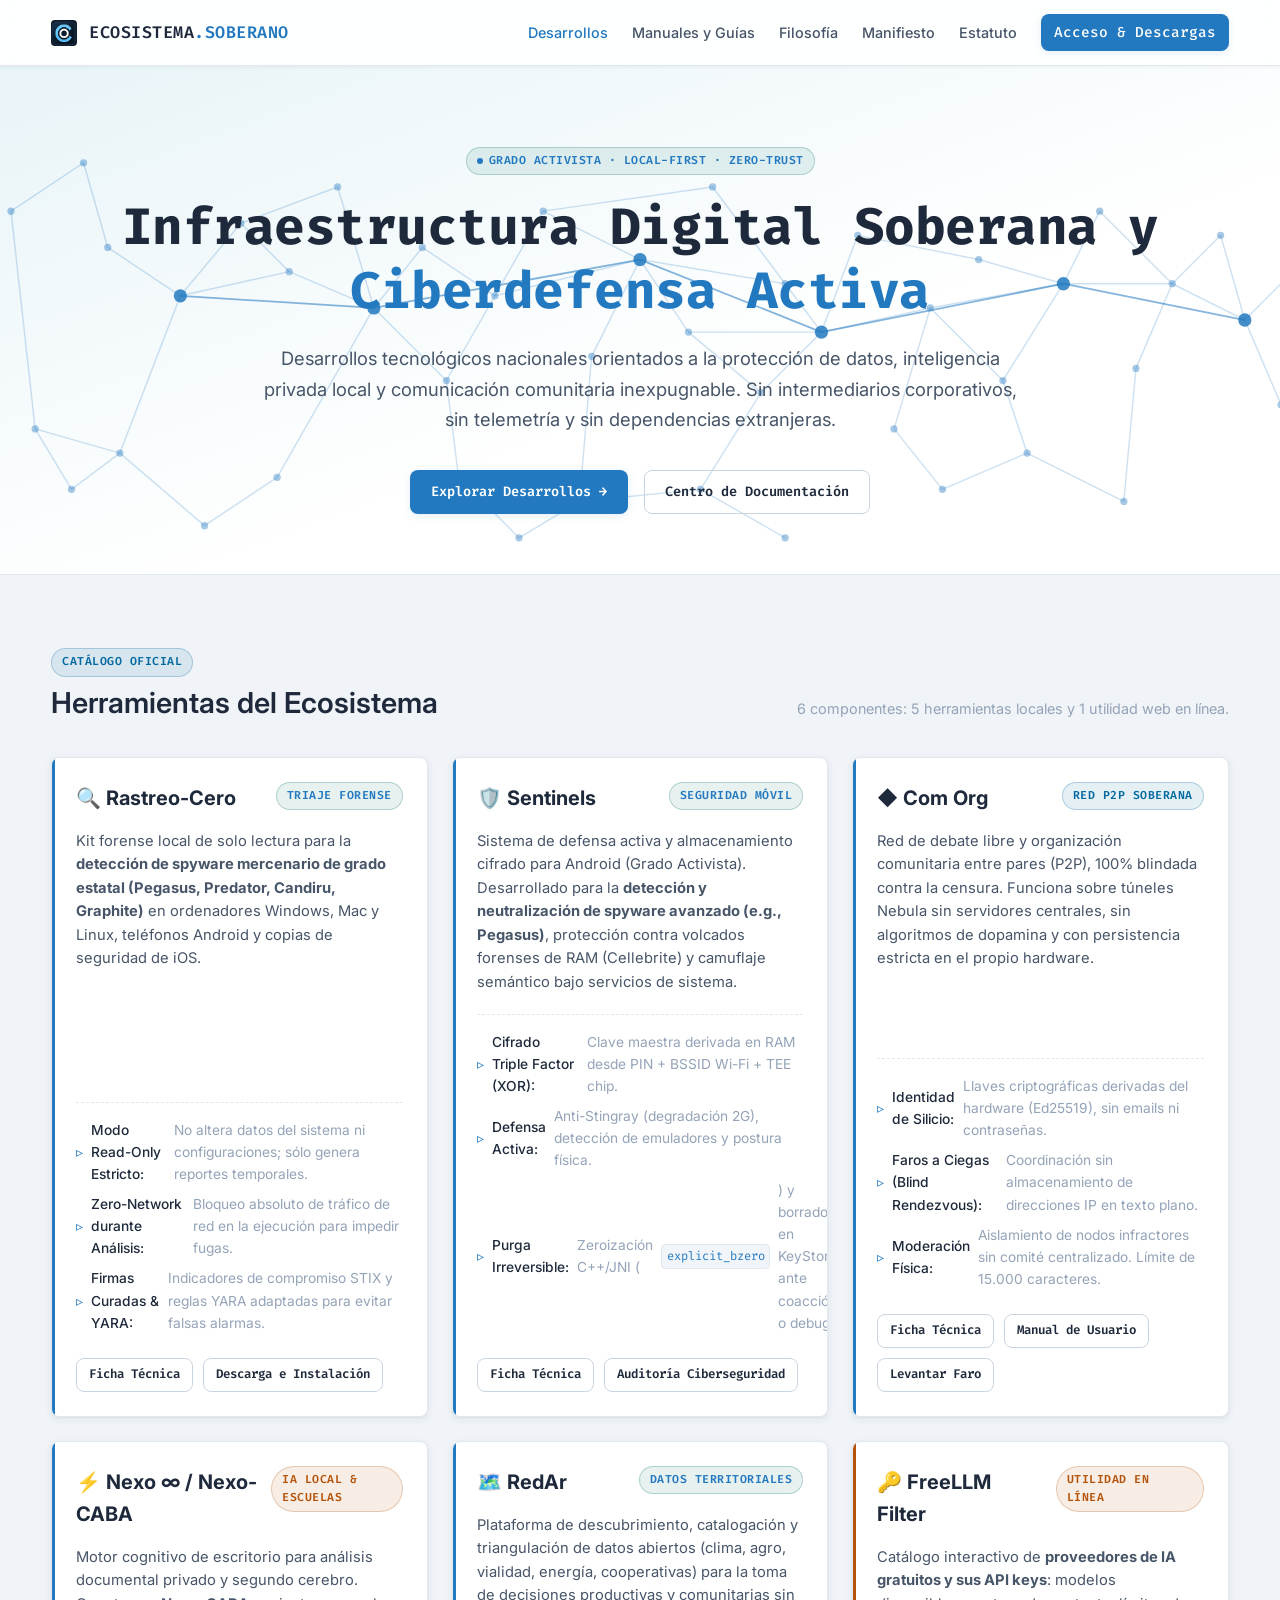
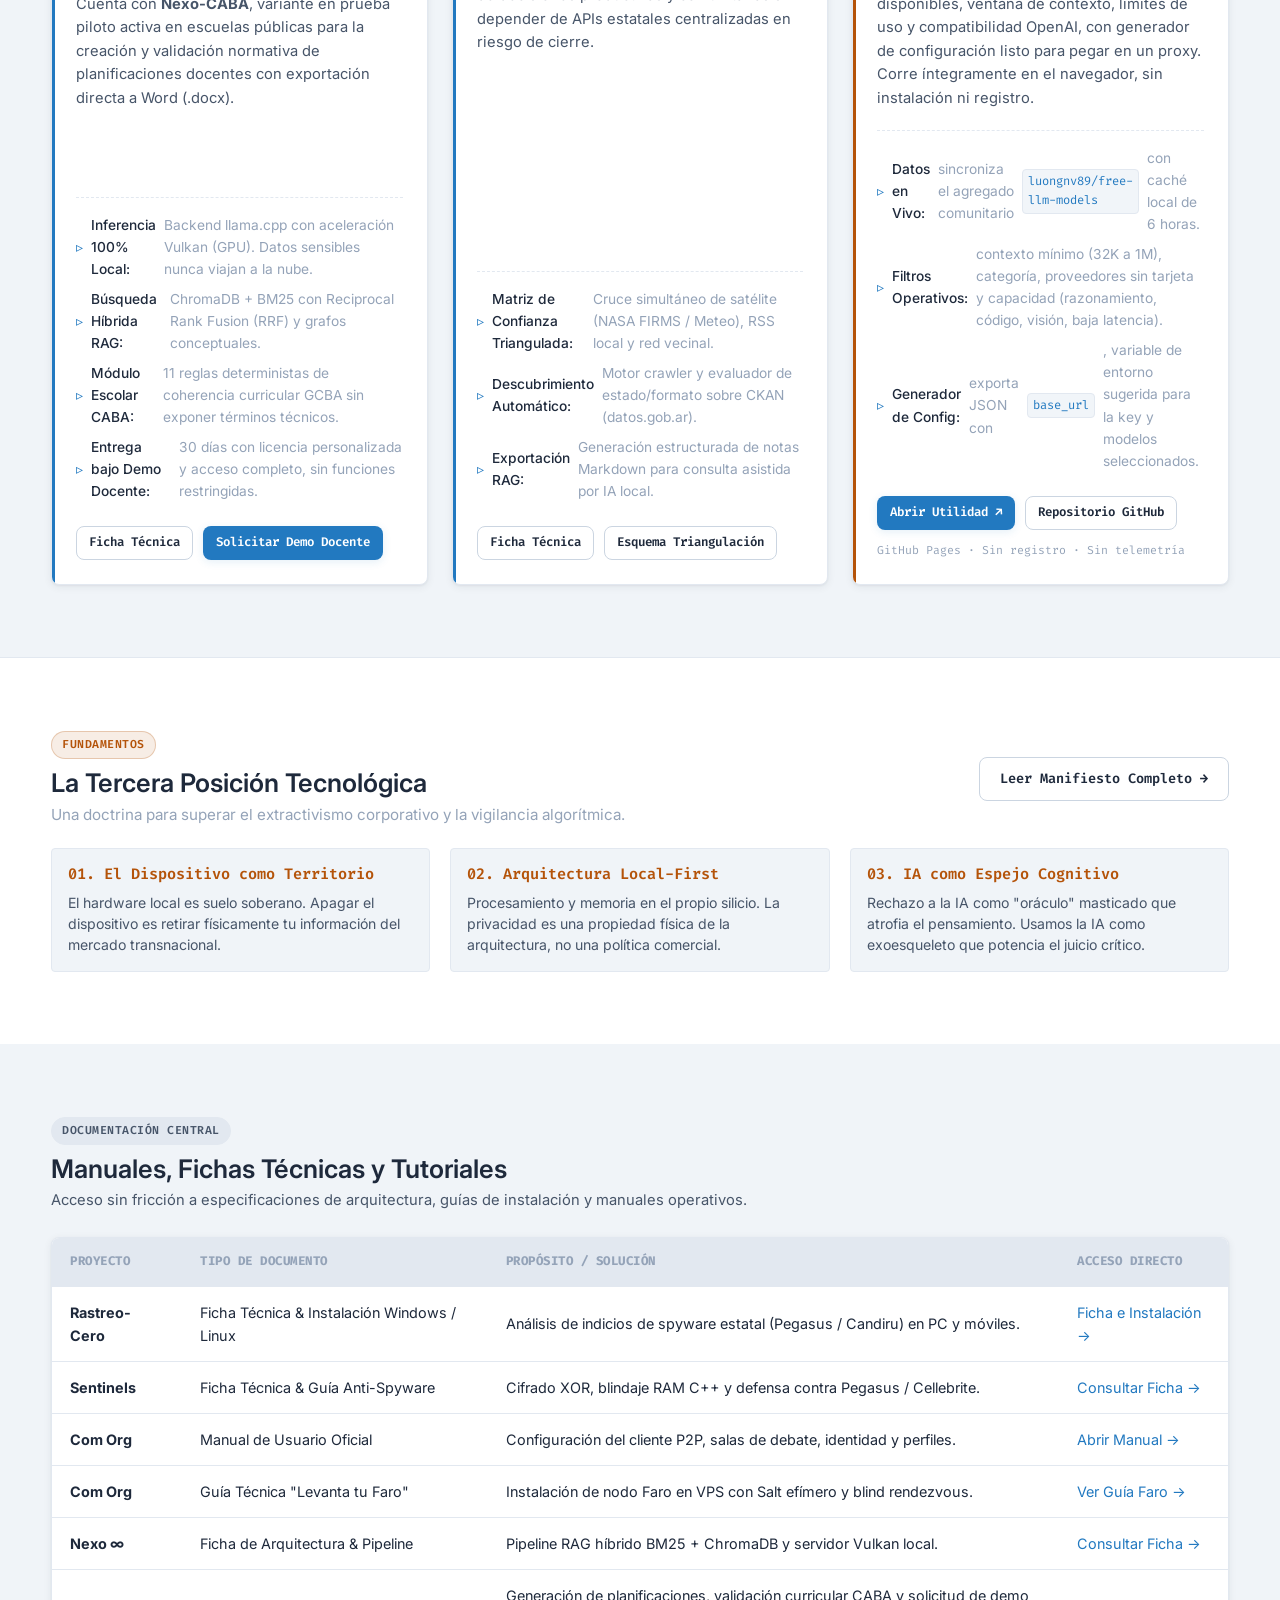
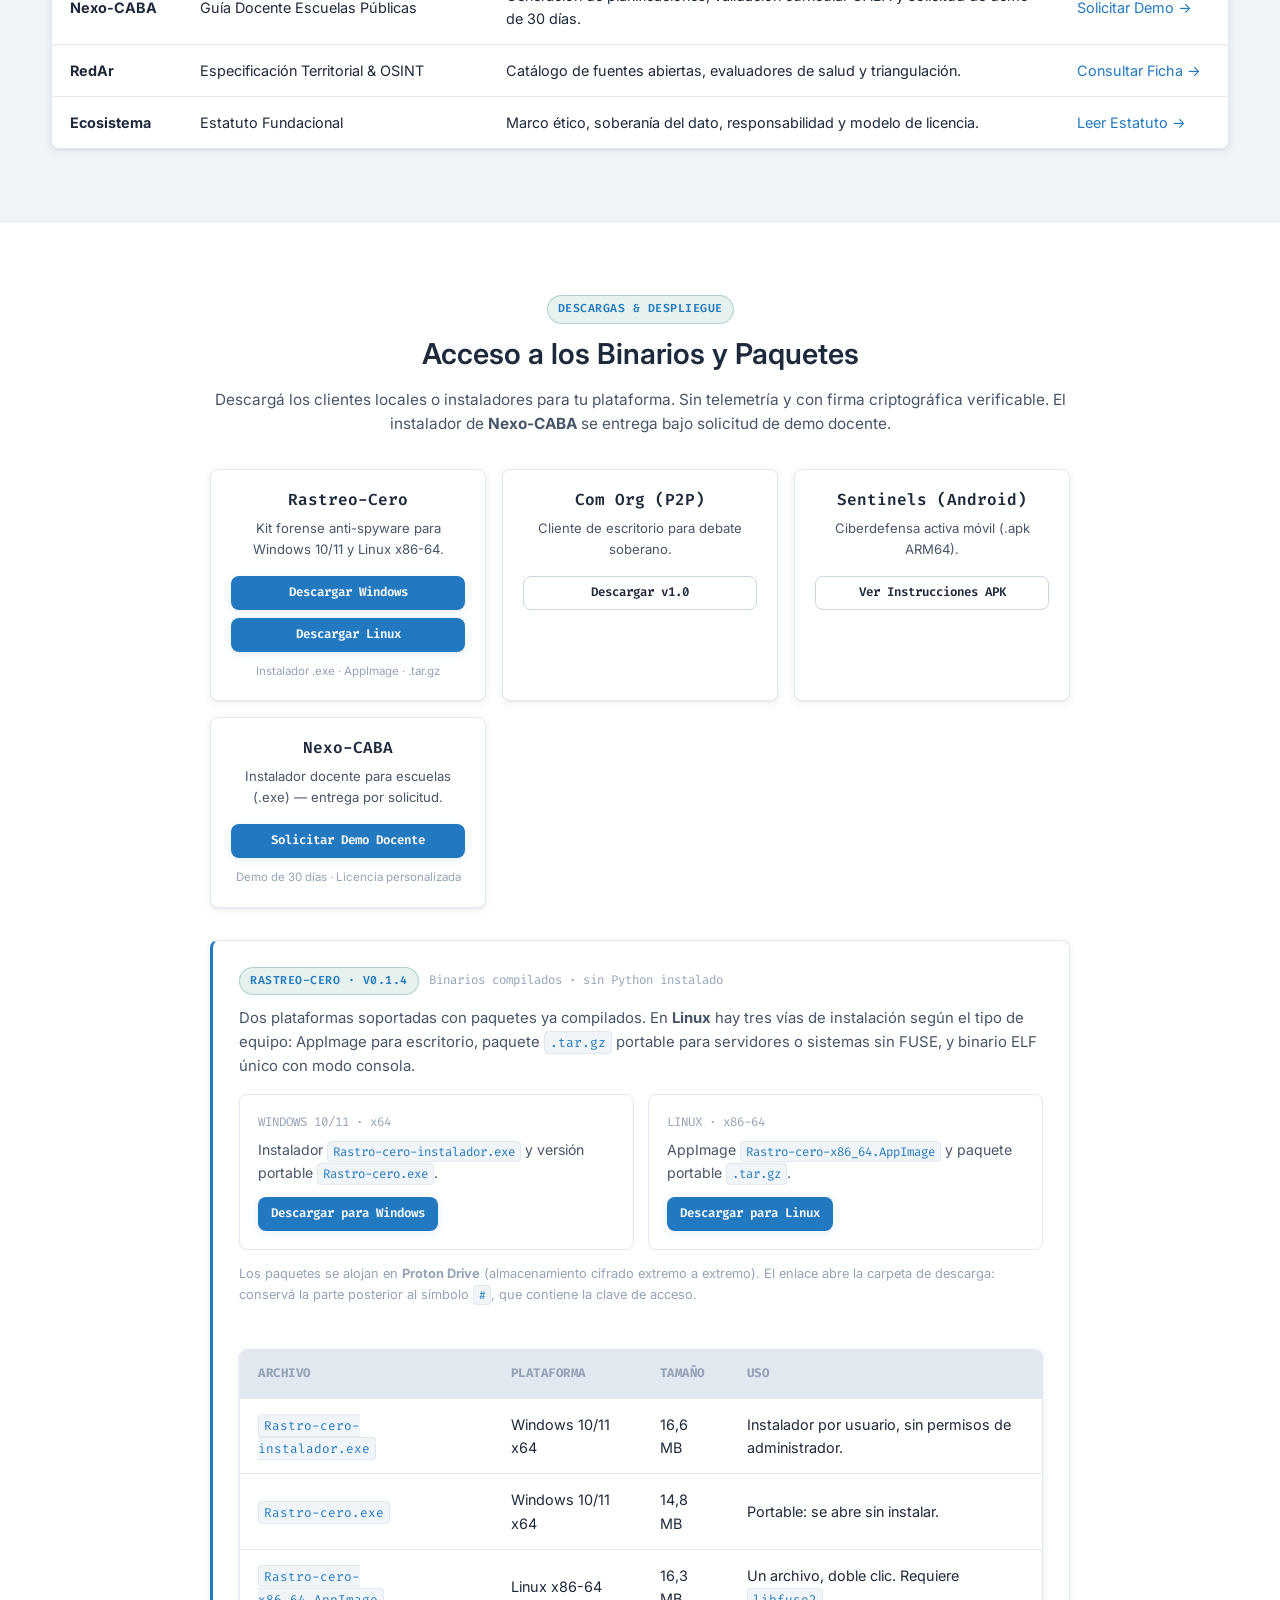
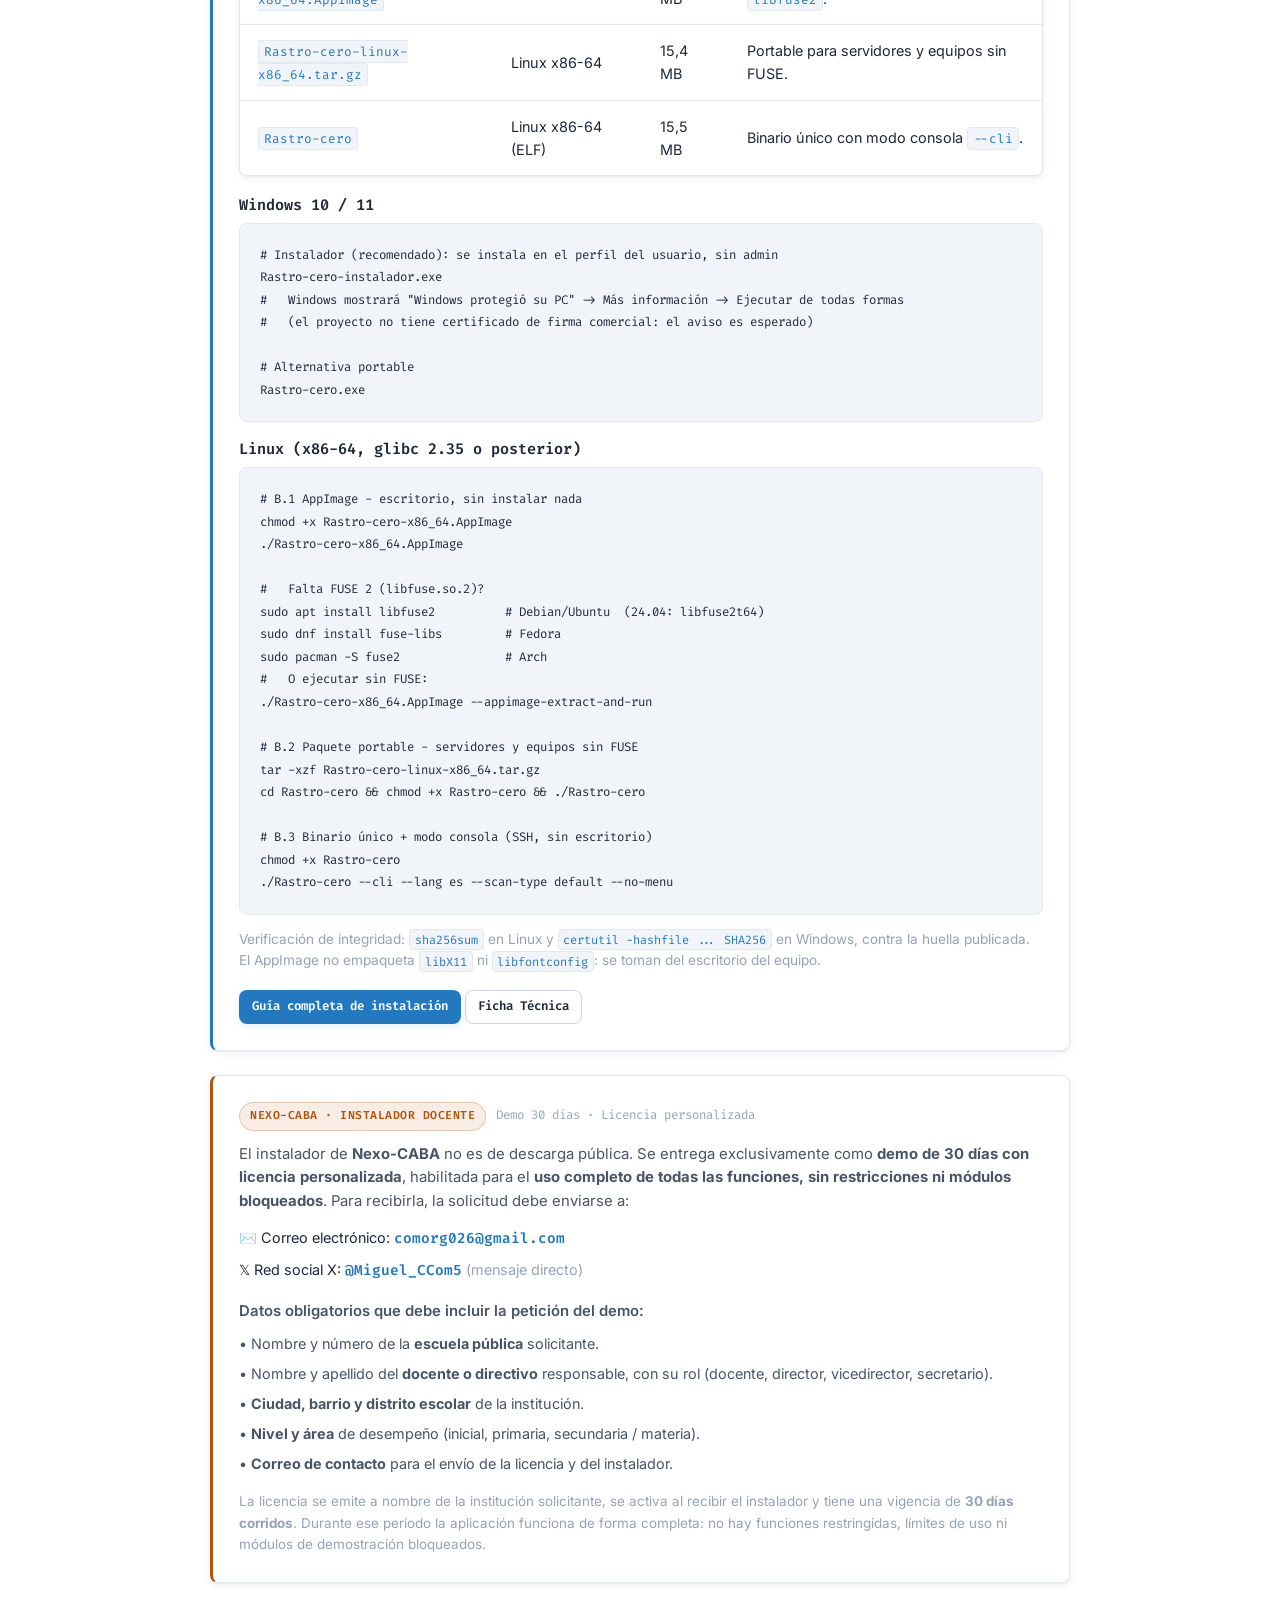
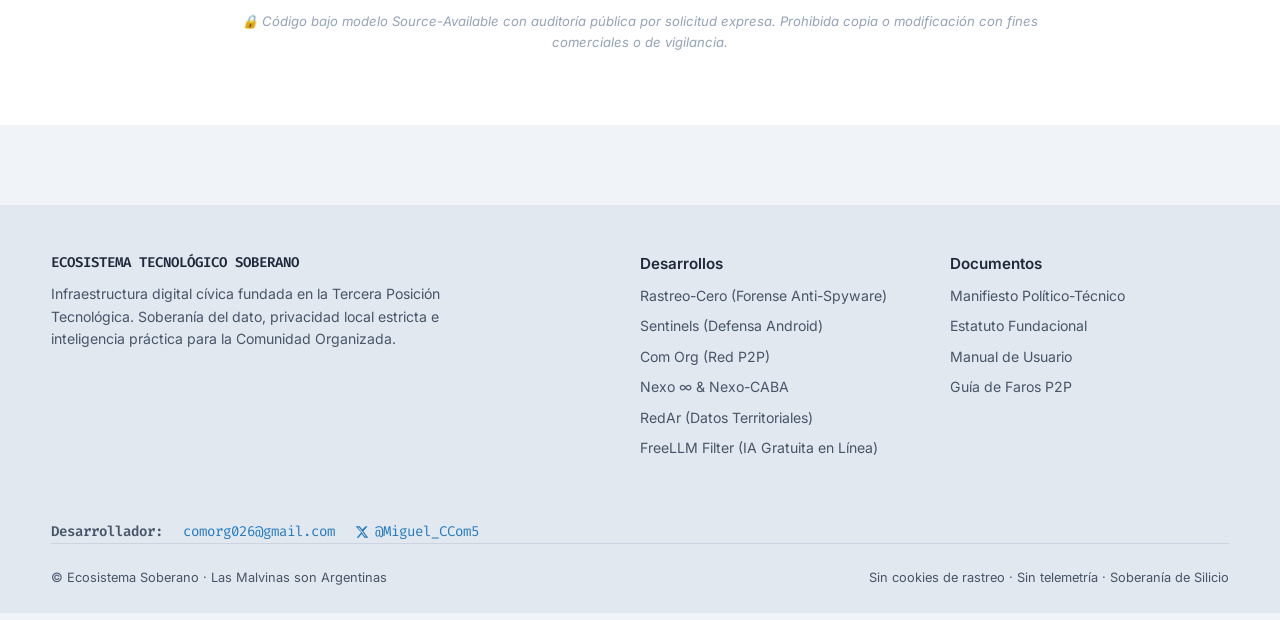
<file: index.html>
<!DOCTYPE html>
<html lang="es">
<head>
  <meta charset="UTF-8">
  <meta name="viewport" content="width=device-width, initial-scale=1.0">
  <title>Ecosistema Tecnológico Soberano // Ciberdefensa, Red P2P e IA Local</title>
  <meta name="description" content="Portal oficial del Ecosistema Soberano. Infraestructura digital libre y ciberdefensa activa: Sentinels (Android/Pegasus), Com Org (Red P2P), Nexo Suite (IA Local) y RedAr (Datos Territoriales).">

  <!-- Open Graph / Facebook / LinkedIn / WhatsApp -->
  <meta property="og:type" content="website">
  <meta property="og:url" content="https://com-org.pages.dev/">
  <meta property="og:title" content="Ecosistema Tecnológico Soberano // Ciberdefensa, Red P2P e IA Local">
  <meta property="og:description" content="Portal oficial del Ecosistema Soberano. Infraestructura digital libre y ciberdefensa activa: Sentinels, Com Org, Nexo Suite y RedAr.">
  <meta property="og:image" content="https://com-org.pages.dev/img/destacada.png">

  <!-- Twitter / X Card -->
  <meta name="twitter:card" content="summary_large_image">
  <meta name="twitter:site" content="@Miguel_CCom5">
  <meta name="twitter:creator" content="@Miguel_CCom5">
  <meta name="twitter:title" content="Ecosistema Tecnológico Soberano // Ciberdefensa, Red P2P e IA Local">
  <meta name="twitter:description" content="Portal oficial del Ecosistema Soberano. Infraestructura digital libre y ciberdefensa activa: Sentinels, Com Org, Nexo Suite y RedAr.">
  <meta name="twitter:image" content="https://com-org.pages.dev/img/destacada.png">

  <link rel="preconnect" href="https://fonts.googleapis.com">
  <link rel="preconnect" href="https://fonts.gstatic.com" crossorigin>
  <link href="https://fonts.googleapis.com/css2?family=Fira+Code:wght@400;500;600&family=Inter:wght@300;400;500;600;700&display=swap" rel="stylesheet">
  <link rel="stylesheet" href="css/main.css">
</head>
<body>

  <!-- Barra de Navegación -->
  <header class="navbar">
    <div class="container nav-wrapper">
      <a href="index.html" class="nav-brand">
        <img src="manual/img/com-org.png" alt="Logo Com Org">
        <span>ECOSISTEMA<span class="accent">.SOBERANO</span></span>
      </a>

      <button class="nav-toggle" id="navToggle" aria-label="Abrir menú de navegación">☰</button>

      <ul class="nav-links" id="navLinks">
        <li><a href="#desarrollos" class="active">Desarrollos</a></li>
        <li><a href="#documentacion">Manuales y Guías</a></li>
        <li><a href="#filosofia">Filosofía</a></li>
        <li><a href="manifiesto.html">Manifiesto</a></li>
        <li><a href="estatuto.html">Estatuto</a></li>
        <li><a href="#descargas" class="btn btn-primary btn-sm">Acceso & Descargas</a></li>
      </ul>
    </div>
  </header>

  <!-- Hero Principal -->
  <section class="hero">

    <!-- Red de nodos SVG — fondo decorativo, colores bandera argentina -->
    <svg class="hero-network" viewBox="0 0 1200 420" preserveAspectRatio="xMidYMid slice" xmlns="http://www.w3.org/2000/svg" aria-hidden="true" focusable="false">
      <!-- Líneas de conexión normales -->
      <g stroke="rgba(34,121,192,0.22)" stroke-width="1.2" fill="none">
        <line x1="80" y1="120" x2="140" y2="80"/><line x1="140" y1="80" x2="160" y2="150"/>
        <line x1="160" y1="150" x2="220" y2="190"/><line x1="220" y1="190" x2="270" y2="130"/>
        <line x1="220" y1="190" x2="310" y2="170"/><line x1="270" y1="130" x2="310" y2="170"/>
        <line x1="270" y1="130" x2="350" y2="100"/><line x1="310" y1="170" x2="380" y2="200"/>
        <line x1="350" y1="100" x2="380" y2="200"/><line x1="380" y1="200" x2="420" y2="150"/>
        <line x1="380" y1="200" x2="440" y2="260"/><line x1="420" y1="150" x2="480" y2="190"/>
        <line x1="440" y1="260" x2="480" y2="190"/><line x1="480" y1="190" x2="520" y2="120"/>
        <line x1="480" y1="190" x2="600" y2="160"/><line x1="520" y1="120" x2="600" y2="160"/>
        <line x1="520" y1="120" x2="660" y2="100"/><line x1="560" y1="240" x2="600" y2="160"/>
        <line x1="600" y1="160" x2="640" y2="220"/><line x1="600" y1="160" x2="720" y2="180"/>
        <line x1="640" y1="220" x2="700" y2="270"/><line x1="640" y1="220" x2="750" y2="220"/>
        <line x1="660" y1="100" x2="720" y2="180"/><line x1="700" y1="270" x2="750" y2="220"/>
        <line x1="720" y1="180" x2="750" y2="220"/><line x1="750" y1="220" x2="780" y2="140"/>
        <line x1="750" y1="220" x2="840" y2="200"/><line x1="780" y1="140" x2="880" y2="160"/>
        <line x1="810" y1="300" x2="840" y2="200"/><line x1="840" y1="200" x2="900" y2="260"/>
        <line x1="840" y1="200" x2="950" y2="180"/><line x1="880" y1="160" x2="950" y2="180"/>
        <line x1="900" y1="260" x2="950" y2="180"/><line x1="950" y1="180" x2="980" y2="120"/>
        <line x1="950" y1="180" x2="1040" y2="180"/><line x1="980" y1="120" x2="1040" y2="180"/>
        <line x1="1010" y1="250" x2="1040" y2="180"/><line x1="1040" y1="180" x2="1080" y2="140"/>
        <line x1="1040" y1="180" x2="1100" y2="210"/><line x1="1080" y1="140" x2="1100" y2="210"/>
        <line x1="1100" y1="210" x2="1130" y2="280"/><line x1="1100" y1="210" x2="1150" y2="160"/>
        <line x1="1130" y1="280" x2="1150" y2="160"/>
        <!-- clúster inferior -->
        <line x1="80" y1="120" x2="100" y2="300"/><line x1="100" y1="300" x2="130" y2="350"/>
        <line x1="100" y1="300" x2="170" y2="320"/><line x1="130" y1="350" x2="170" y2="320"/>
        <line x1="170" y1="320" x2="240" y2="380"/><line x1="240" y1="380" x2="300" y2="340"/>
        <line x1="220" y1="190" x2="170" y2="320"/><line x1="380" y1="200" x2="300" y2="340"/>
        <line x1="440" y1="260" x2="450" y2="340"/><line x1="450" y1="340" x2="500" y2="390"/>
        <line x1="450" y1="340" x2="550" y2="360"/><line x1="500" y1="390" x2="550" y2="360"/>
        <line x1="560" y1="240" x2="550" y2="360"/><line x1="550" y1="360" x2="650" y2="350"/>
        <line x1="700" y1="270" x2="650" y2="350"/><line x1="650" y1="350" x2="720" y2="390"/>
        <line x1="810" y1="300" x2="850" y2="350"/><line x1="850" y1="350" x2="920" y2="320"/>
        <line x1="900" y1="260" x2="920" y2="320"/><line x1="920" y1="320" x2="1000" y2="360"/>
        <line x1="1010" y1="250" x2="1000" y2="360"/>
      </g>
      <!-- Líneas entre hubs (más visibles, azul bandera) -->
      <g stroke="rgba(34,121,192,0.55)" stroke-width="1.5" fill="none">
        <line x1="220" y1="190" x2="380" y2="200"/>
        <line x1="380" y1="200" x2="600" y2="160"/>
        <line x1="600" y1="160" x2="750" y2="220"/>
        <line x1="750" y1="220" x2="950" y2="180"/>
        <line x1="950" y1="180" x2="1100" y2="210"/>
      </g>
      <!-- Nodos pequeños — celeste suave -->
      <g fill="rgba(34,121,192,0.40)">
        <circle cx="80" cy="120" r="3"/><circle cx="140" cy="80" r="3"/><circle cx="160" cy="150" r="3"/>
        <circle cx="270" cy="130" r="3"/><circle cx="310" cy="170" r="3"/><circle cx="350" cy="100" r="3"/>
        <circle cx="420" cy="150" r="3"/><circle cx="440" cy="260" r="3"/><circle cx="480" cy="190" r="3"/>
        <circle cx="520" cy="120" r="3"/><circle cx="560" cy="240" r="3"/><circle cx="640" cy="220" r="3"/>
        <circle cx="660" cy="100" r="3"/><circle cx="700" cy="270" r="3"/><circle cx="720" cy="180" r="3"/>
        <circle cx="780" cy="140" r="3"/><circle cx="810" cy="300" r="3"/><circle cx="840" cy="200" r="3"/>
        <circle cx="880" cy="160" r="3"/><circle cx="900" cy="260" r="3"/><circle cx="980" cy="120" r="3"/>
        <circle cx="1010" cy="250" r="3"/><circle cx="1040" cy="180" r="3"/><circle cx="1080" cy="140" r="3"/>
        <circle cx="1130" cy="280" r="3"/><circle cx="1150" cy="160" r="3"/>
        <circle cx="100" cy="300" r="3"/><circle cx="130" cy="350" r="3"/><circle cx="170" cy="320" r="3"/>
        <circle cx="240" cy="380" r="3"/><circle cx="300" cy="340" r="3"/><circle cx="450" cy="340" r="3"/>
        <circle cx="500" cy="390" r="3"/><circle cx="550" cy="360" r="3"/><circle cx="650" cy="350" r="3"/>
        <circle cx="720" cy="390" r="3"/><circle cx="850" cy="350" r="3"/><circle cx="920" cy="320" r="3"/>
        <circle cx="1000" cy="360" r="3"/>
      </g>
      <!-- Nodos hub — azul bandera argentina -->
      <g fill="rgba(34,121,192,0.85)">
        <circle cx="220" cy="190" r="5.5"/><circle cx="380" cy="200" r="5.5"/>
        <circle cx="600" cy="160" r="5.5"/><circle cx="750" cy="220" r="5.5"/>
        <circle cx="950" cy="180" r="5.5"/><circle cx="1100" cy="210" r="5.5"/>
      </g>
    </svg>

    <div class="container" style="position:relative;z-index:1;">
      <div class="hero-pill">
        <span class="badge badge-emerald">
          <span class="badge-dot"></span> Grado Activista · Local-First · Zero-Trust
        </span>
      </div>
      <h1>
        Infraestructura Digital Soberana y <br>
        <span class="highlight">Ciberdefensa Activa</span>
      </h1>
      <p class="hero-lead">
        Desarrollos tecnológicos nacionales orientados a la protección de datos, inteligencia privada local y comunicación comunitaria inexpugnable. Sin intermediarios corporativos, sin telemetría y sin dependencias extranjeras.
      </p>
      <div class="hero-ctas">
        <a href="#desarrollos" class="btn btn-primary">Explorar Desarrollos →</a>
        <a href="#documentacion" class="btn btn-outline">Centro de Documentación</a>
      </div>
    </div>
  </section>

  <!-- Catálogo Central de Desarrollos (Grid) -->
  <section class="section-padding" id="desarrollos">
    <div class="container">
      <div style="display: flex; justify-content: space-between; align-items: flex-end; flex-wrap: wrap; gap: 16px; margin-bottom: 8px;">
        <div>
          <span class="badge badge-cyan" style="margin-bottom: 8px;">Catálogo Oficial</span>
          <h2 style="font-size: 1.8rem;">Herramientas del Ecosistema</h2>
        </div>
        <p style="color: var(--text-muted); font-size: 0.9rem;">
          6 componentes: 5 herramientas locales y 1 utilidad web en línea.
        </p>
      </div>

      <div class="grid-ecosystem">

        <!-- 1. RASTREO-CERO -->
        <article class="card card-tactical-border product-card">
          <div class="product-header">
            <div class="product-title">
              <span>🔍 Rastreo-Cero</span>
            </div>
            <span class="badge badge-emerald">Triaje Forense</span>
          </div>
          <p class="product-desc">
            Kit forense local de solo lectura para la <strong>detección de spyware mercenario de grado estatal (Pegasus, Predator, Candiru, Graphite)</strong> en ordenadores Windows, Mac y Linux, teléfonos Android y copias de seguridad de iOS.
          </p>
          <ul class="product-features">
            <li><strong>Modo Read-Only Estricto:</strong> No altera datos del sistema ni configuraciones; sólo genera reportes temporales.</li>
            <li><strong>Zero-Network durante Análisis:</strong> Bloqueo absoluto de tráfico de red en la ejecución para impedir fugas.</li>
            <li><strong>Firmas Curadas & YARA:</strong> Indicadores de compromiso STIX y reglas YARA adaptadas para evitar falsas alarmas.</li>
          </ul>
          <div class="product-actions">
            <a href="docs/rastreo-cero.html" class="btn btn-outline btn-sm">Ficha Técnica</a>
            <a href="#descarga-rastreo-cero" class="btn btn-outline btn-sm">Descarga e Instalación</a>
          </div>
        </article>

        <!-- 2. SENTINELS -->
        <article class="card card-tactical-border product-card">
          <div class="product-header">
            <div class="product-title">
              <span>🛡️ Sentinels</span>
            </div>
            <span class="badge badge-emerald">Seguridad Móvil</span>
          </div>
          <p class="product-desc">
            Sistema de defensa activa y almacenamiento cifrado para Android (Grado Activista). Desarrollado para la <strong>detección y neutralización de spyware avanzado (e.g., Pegasus)</strong>, protección contra volcados forenses de RAM (Cellebrite) y camuflaje semántico bajo servicios de sistema.
          </p>
          <ul class="product-features">
            <li><strong>Cifrado Triple Factor (XOR):</strong> Clave maestra derivada en RAM desde PIN + BSSID Wi-Fi + TEE chip.</li>
            <li><strong>Defensa Activa:</strong> Anti-Stingray (degradación 2G), detección de emuladores y postura física.</li>
            <li><strong>Purga Irreversible:</strong> Zeroización C++/JNI (<code class="codigo">explicit_bzero</code>) y borrado en KeyStore ante coacción o debug.</li>
          </ul>
          <div class="product-actions">
            <a href="docs/sentinels.html" class="btn btn-outline btn-sm">Ficha Técnica</a>
            <a href="docs/sentinels.html#auditoria" class="btn btn-outline btn-sm">Auditoría Ciberseguridad</a>
          </div>
        </article>

        <!-- 2. COM ORG -->
        <article class="card card-tactical-border product-card">
          <div class="product-header">
            <div class="product-title">
              <span>◆ Com Org</span>
            </div>
            <span class="badge badge-cyan">Red P2P Soberana</span>
          </div>
          <p class="product-desc">
            Red de debate libre y organización comunitaria entre pares (P2P), 100% blindada contra la censura. Funciona sobre túneles Nebula sin servidores centrales, sin algoritmos de dopamina y con persistencia estricta en el propio hardware.
          </p>
          <ul class="product-features">
            <li><strong>Identidad de Silicio:</strong> Llaves criptográficas derivadas del hardware (Ed25519), sin emails ni contraseñas.</li>
            <li><strong>Faros a Ciegas (Blind Rendezvous):</strong> Coordinación sin almacenamiento de direcciones IP en texto plano.</li>
            <li><strong>Moderación Física:</strong> Aislamiento de nodos infractores sin comité centralizado. Límite de 15.000 caracteres.</li>
          </ul>
          <div class="product-actions">
            <a href="docs/com-org.html" class="btn btn-outline btn-sm">Ficha Técnica</a>
            <a href="manual/manual-usuario.html" class="btn btn-outline btn-sm">Manual de Usuario</a>
            <a href="manual/faro.html" class="btn btn-outline btn-sm">Levantar Faro</a>
          </div>
        </article>

        <!-- 3. NEXO ∞ & NEXO-CABA -->
        <article class="card card-tactical-border product-card">
          <div class="product-header">
            <div class="product-title">
              <span>⚡ Nexo ∞ / Nexo-CABA</span>
            </div>
            <span class="badge badge-amber">IA Local & Escuelas</span>
          </div>
          <p class="product-desc">
            Motor cognitivo de escritorio para análisis documental privado y segundo cerebro. Cuenta con <strong>Nexo-CABA</strong>, variante en prueba piloto activa en escuelas públicas para la creación y validación normativa de planificaciones docentes con exportación directa a Word (.docx).
          </p>
          <ul class="product-features">
            <li><strong>Inferencia 100% Local:</strong> Backend llama.cpp con aceleración Vulkan (GPU). Datos sensibles nunca viajan a la nube.</li>
            <li><strong>Búsqueda Híbrida RAG:</strong> ChromaDB + BM25 con Reciprocal Rank Fusion (RRF) y grafos conceptuales.</li>
            <li><strong>Módulo Escolar CABA:</strong> 11 reglas deterministas de coherencia curricular GCBA sin exponer términos técnicos.</li>
            <li><strong>Entrega bajo Demo Docente:</strong> 30 días con licencia personalizada y acceso completo, sin funciones restringidas.</li>
          </ul>
          <div class="product-actions">
            <a href="docs/nexo.html" class="btn btn-outline btn-sm">Ficha Técnica</a>
            <a href="docs/nexo.html#descarga" class="btn btn-primary btn-sm">Solicitar Demo Docente</a>
          </div>
        </article>

        <!-- 4. REDAR -->
        <article class="card card-tactical-border product-card">
          <div class="product-header">
            <div class="product-title">
              <span>🗺️ RedAr</span>
            </div>
            <span class="badge badge-emerald">Datos Territoriales</span>
          </div>
          <p class="product-desc">
            Plataforma de descubrimiento, catalogación y triangulación de datos abiertos (clima, agro, vialidad, energía, cooperativas) para la toma de decisiones productivas y comunitarias sin depender de APIs estatales centralizadas en riesgo de cierre.
          </p>
          <ul class="product-features">
            <li><strong>Matriz de Confianza Triangulada:</strong> Cruce simultáneo de satélite (NASA FIRMS / Meteo), RSS local y red vecinal.</li>
            <li><strong>Descubrimiento Automático:</strong> Motor crawler y evaluador de estado/formato sobre CKAN (datos.gob.ar).</li>
            <li><strong>Exportación RAG:</strong> Generación estructurada de notas Markdown para consulta asistida por IA local.</li>
          </ul>
          <div class="product-actions">
            <a href="docs/redar.html" class="btn btn-outline btn-sm">Ficha Técnica</a>
            <a href="docs/redar.html#arquitectura" class="btn btn-outline btn-sm">Esquema Triangulación</a>
          </div>
        </article>

        <!-- 5. FREELM FILTER (utilidad web, sin instalación) -->
        <article class="card card-tactical-amber product-card">
          <div class="product-header">
            <div class="product-title">
              <span>🔑 FreeLLM Filter</span>
            </div>
            <span class="badge badge-amber">Utilidad en Línea</span>
          </div>
          <p class="product-desc">
            Catálogo interactivo de <strong>proveedores de IA gratuitos y sus API keys</strong>: modelos disponibles, ventana de contexto, límites de uso y compatibilidad OpenAI, con generador de configuración listo para pegar en un proxy. Corre íntegramente en el navegador, sin instalación ni registro.
          </p>
          <ul class="product-features">
            <li><strong>Datos en Vivo:</strong> sincroniza el agregado comunitario <code>luongnv89/free-llm-models</code> con caché local de 6 horas.</li>
            <li><strong>Filtros Operativos:</strong> contexto mínimo (32K a 1M), categoría, proveedores sin tarjeta y capacidad (razonamiento, código, visión, baja latencia).</li>
            <li><strong>Generador de Config:</strong> exporta JSON con <code>base_url</code>, variable de entorno sugerida para la key y modelos seleccionados.</li>
          </ul>
          <div class="product-actions">
            <a href="https://ccom5.github.io/FreeLLM/" target="_blank" rel="noopener" class="btn btn-primary btn-sm">Abrir Utilidad ↗</a>
            <a href="https://github.com/ccom5/FreeLLM" target="_blank" rel="noopener" class="btn btn-outline btn-sm">Repositorio GitHub</a>
          </div>
          <p style="font-size: 0.72rem; color: var(--text-muted); margin-top: 12px; font-family: var(--font-mono);">
            GitHub Pages · Sin registro · Sin telemetría
          </p>
        </article>

      </div>
    </div>
  </section>

  <!-- Sección de Filosofía Colapsable/Resumida -->
  <section class="section-padding" style="background: var(--bg-surface); border-top: 1px solid var(--border-subtle);" id="filosofia">
    <div class="container">
      <div class="philosophy-header">
        <div>
          <span class="badge badge-amber" style="margin-bottom: 8px;">Fundamentos</span>
          <h2 style="font-size: 1.6rem;">La Tercera Posición Tecnológica</h2>
          <p style="color: var(--text-muted); font-size: 0.95rem; margin-top: 4px;">
            Una doctrina para superar el extractivismo corporativo y la vigilancia algorítmica.
          </p>
        </div>
        <a href="manifiesto.html" class="btn btn-outline">Leer Manifiesto Completo →</a>
      </div>

      <div class="philosophy-grid">
        <div class="philosophy-item">
          <h4>01. El Dispositivo como Territorio</h4>
          <p>
            El hardware local es suelo soberano. Apagar el dispositivo es retirar físicamente tu información del mercado transnacional.
          </p>
        </div>
        <div class="philosophy-item">
          <h4>02. Arquitectura Local-First</h4>
          <p>
            Procesamiento y memoria en el propio silicio. La privacidad es una propiedad física de la arquitectura, no una política comercial.
          </p>
        </div>
        <div class="philosophy-item">
          <h4>03. IA como Espejo Cognitivo</h4>
          <p>
            Rechazo a la IA como "oráculo" masticado que atrofia el pensamiento. Usamos la IA como exoesqueleto que potencia el juicio crítico.
          </p>
        </div>
      </div>
    </div>
  </section>

  <!-- Centro de Manuales, Guías y Fichas Técnicas -->
  <section class="section-padding" id="documentacion">
    <div class="container">
      <div style="margin-bottom: 24px;">
        <span class="badge badge-muted" style="margin-bottom: 8px;">Documentación Central</span>
        <h2 style="font-size: 1.6rem;">Manuales, Fichas Técnicas y Tutoriales</h2>
        <p style="color: var(--text-secondary); font-size: 0.92rem; margin-top: 4px;">
          Acceso sin fricción a especificaciones de arquitectura, guías de instalación y manuales operativos.
        </p>
      </div>

      <div class="docs-table-wrapper">
        <table class="docs-table">
          <thead>
            <tr>
              <th>Proyecto</th>
              <th>Tipo de Documento</th>
              <th>Propósito / Solución</th>
              <th>Acceso Directo</th>
            </tr>
          </thead>
          <tbody>
            <tr>
              <td><strong>Rastreo-Cero</strong></td>
              <td>Ficha Técnica & Instalación Windows / Linux</td>
              <td>Análisis de indicios de spyware estatal (Pegasus / Candiru) en PC y móviles.</td>
              <td><a href="docs/rastreo-cero.html#guia">Ficha e Instalación →</a></td>
            </tr>
            <tr>
              <td><strong>Sentinels</strong></td>
              <td>Ficha Técnica & Guía Anti-Spyware</td>
              <td>Cifrado XOR, blindaje RAM C++ y defensa contra Pegasus / Cellebrite.</td>
              <td><a href="docs/sentinels.html">Consultar Ficha →</a></td>
            </tr>
            <tr>
              <td><strong>Com Org</strong></td>
              <td>Manual de Usuario Oficial</td>
              <td>Configuración del cliente P2P, salas de debate, identidad y perfiles.</td>
              <td><a href="manual/manual-usuario.html">Abrir Manual →</a></td>
            </tr>
            <tr>
              <td><strong>Com Org</strong></td>
              <td>Guía Técnica "Levanta tu Faro"</td>
              <td>Instalación de nodo Faro en VPS con Salt efímero y blind rendezvous.</td>
              <td><a href="manual/faro.html">Ver Guía Faro →</a></td>
            </tr>
            <tr>
              <td><strong>Nexo ∞</strong></td>
              <td>Ficha de Arquitectura & Pipeline</td>
              <td>Pipeline RAG híbrido BM25 + ChromaDB y servidor Vulkan local.</td>
              <td><a href="docs/nexo.html">Consultar Ficha →</a></td>
            </tr>
            <tr>
              <td><strong>Nexo-CABA</strong></td>
              <td>Guía Docente Escuelas Públicas</td>
              <td>Generación de planificaciones, validación curricular CABA y solicitud de demo de 30 días.</td>
              <td><a href="docs/nexo.html#descarga">Solicitar Demo →</a></td>
            </tr>
            <tr>
              <td><strong>RedAr</strong></td>
              <td>Especificación Territorial & OSINT</td>
              <td>Catálogo de fuentes abiertas, evaluadores de salud y triangulación.</td>
              <td><a href="docs/redar.html">Consultar Ficha →</a></td>
            </tr>
            <tr>
              <td><strong>Ecosistema</strong></td>
              <td>Estatuto Fundacional</td>
              <td>Marco ético, soberanía del dato, responsabilidad y modelo de licencia.</td>
              <td><a href="estatuto.html">Leer Estatuto →</a></td>
            </tr>
          </tbody>
        </table>
      </div>
    </div>
  </section>

  <!-- Modal / Sección de Descargas -->
  <section class="section-padding" id="descargas" style="background: var(--bg-surface); border-top: 1px solid var(--border-subtle);">
    <div class="container-narrow" style="text-align: center;">
      <span class="badge badge-emerald" style="margin-bottom: 12px;">Descargas & Despliegue</span>
      <h2 style="font-size: 1.8rem; margin-bottom: 16px;">Acceso a los Binarios y Paquetes</h2>
      <p style="color: var(--text-secondary); margin-bottom: 32px;">
        Descargá los clientes locales o instaladores para tu plataforma. Sin telemetría y con firma criptográfica verificable. El instalador de <strong>Nexo-CABA</strong> se entrega bajo solicitud de demo docente.
      </p>

      <div style="display: grid; grid-template-columns: repeat(auto-fit, minmax(220px, 1fr)); gap: 16px; margin-bottom: 32px;">
        <div class="card" style="text-align: center; padding: 20px;">
          <h4 style="font-family: var(--font-mono); margin-bottom: 8px;">Rastreo-Cero</h4>
          <p style="font-size: 0.82rem; margin-bottom: 16px;">Kit forense anti-spyware para Windows 10/11 y Linux x86-64.</p>
          <div style="display: flex; flex-direction: column; gap: 8px;">
            <a href="https://drive.proton.me/urls/XEYK11CY8C#z33mkShtrq5V" target="_blank" rel="noopener" class="btn btn-primary btn-sm">Descargar Windows</a>
            <a href="https://drive.proton.me/urls/BV1HSJ0VP0#atJsTSdx8yA2" target="_blank" rel="noopener" class="btn btn-primary btn-sm">Descargar Linux</a>
          </div>
          <p style="font-size: 0.72rem; color: var(--text-muted); margin-top: 10px;">Instalador .exe · AppImage · .tar.gz</p>
        </div>

        <div class="card" style="text-align: center; padding: 20px;">
          <h4 style="font-family: var(--font-mono); margin-bottom: 8px;">Com Org (P2P)</h4>
          <p style="font-size: 0.82rem; margin-bottom: 16px;">Cliente de escritorio para debate soberano.</p>
          <a href="#" class="btn btn-outline btn-sm" onclick="alert('Paquete disponible para Windows y Linux en el repositorio oficial.'); return false;">Descargar v1.0</a>
        </div>

        <div class="card" style="text-align: center; padding: 20px;">
          <h4 style="font-family: var(--font-mono); margin-bottom: 8px;">Sentinels (Android)</h4>
          <p style="font-size: 0.82rem; margin-bottom: 16px;">Ciberdefensa activa móvil (.apk ARM64).</p>
          <a href="docs/sentinels.html#compilacion" class="btn btn-outline btn-sm">Ver Instrucciones APK</a>
        </div>

        <div class="card" style="text-align: center; padding: 20px;">
          <h4 style="font-family: var(--font-mono); margin-bottom: 8px;">Nexo-CABA</h4>
          <p style="font-size: 0.82rem; margin-bottom: 16px;">Instalador docente para escuelas (.exe) — entrega por solicitud.</p>
          <a href="#demo-nexo-caba" class="btn btn-primary btn-sm">Solicitar Demo Docente</a>
          <p style="font-size: 0.72rem; color: var(--text-muted); margin-top: 10px;">Demo de 30 días · Licencia personalizada</p>
        </div>
      </div>

      <!-- Detalle: instalación de Rastreo-Cero en Windows y Linux -->
      <div class="card" id="descarga-rastreo-cero" style="text-align: left; padding: 26px; margin-bottom: 24px; border-left: 3px solid var(--accent-emerald);">
        <div style="display: flex; align-items: center; gap: 10px; flex-wrap: wrap; margin-bottom: 12px;">
          <span class="badge badge-emerald">Rastreo-Cero · v0.1.4</span>
          <span style="font-size: 0.78rem; color: var(--text-muted); font-family: var(--font-mono);">Binarios compilados · sin Python instalado</span>
        </div>

        <p style="font-size: 0.93rem; margin-bottom: 16px;">
          Dos plataformas soportadas con paquetes ya compilados. En <strong>Linux</strong> hay tres vías de instalación según el tipo de equipo: AppImage para escritorio, paquete <code class="codigo">.tar.gz</code> portable para servidores o sistemas sin FUSE, y binario ELF único con modo consola.
        </p>

        <!-- Descarga directa: paquetes alojados en Proton Drive -->
        <div style="display: grid; grid-template-columns: repeat(auto-fit, minmax(230px, 1fr)); gap: 14px; margin-bottom: 14px;">
          <div style="border: 1px solid var(--border-subtle); border-radius: var(--radius-md); padding: 18px; background: var(--bg-surface);">
            <p style="font-family: var(--font-mono); font-size: 0.78rem; color: var(--text-muted); margin-bottom: 6px;">WINDOWS 10/11 · x64</p>
            <p style="font-size: 0.88rem; margin-bottom: 12px;">
              Instalador <code class="codigo">Rastro-cero-instalador.exe</code> y versión portable <code class="codigo">Rastro-cero.exe</code>.
            </p>
            <a href="https://drive.proton.me/urls/XEYK11CY8C#z33mkShtrq5V" target="_blank" rel="noopener" class="btn btn-primary btn-sm">Descargar para Windows</a>
          </div>

          <div style="border: 1px solid var(--border-subtle); border-radius: var(--radius-md); padding: 18px; background: var(--bg-surface);">
            <p style="font-family: var(--font-mono); font-size: 0.78rem; color: var(--text-muted); margin-bottom: 6px;">LINUX · x86-64</p>
            <p style="font-size: 0.88rem; margin-bottom: 12px;">
              AppImage <code class="codigo">Rastro-cero-x86_64.AppImage</code> y paquete portable <code class="codigo">.tar.gz</code>.
            </p>
            <a href="https://drive.proton.me/urls/BV1HSJ0VP0#atJsTSdx8yA2" target="_blank" rel="noopener" class="btn btn-primary btn-sm">Descargar para Linux</a>
          </div>
        </div>

        <p style="font-size: 0.8rem; color: var(--text-muted); margin-bottom: 20px;">
          Los paquetes se alojan en <strong>Proton Drive</strong> (almacenamiento cifrado extremo a extremo). El enlace abre la carpeta de descarga: conservá la parte posterior al símbolo <code class="codigo">#</code>, que contiene la clave de acceso.
        </p>

        <div class="docs-table-wrapper" style="margin-bottom: 20px;">
          <table class="docs-table">
            <thead>
              <tr>
                <th>Archivo</th>
                <th>Plataforma</th>
                <th>Tamaño</th>
                <th>Uso</th>
              </tr>
            </thead>
            <tbody>
              <tr>
                <td><code class="codigo">Rastro-cero-instalador.exe</code></td>
                <td>Windows 10/11 x64</td>
                <td>16,6 MB</td>
                <td>Instalador por usuario, sin permisos de administrador.</td>
              </tr>
              <tr>
                <td><code class="codigo">Rastro-cero.exe</code></td>
                <td>Windows 10/11 x64</td>
                <td>14,8 MB</td>
                <td>Portable: se abre sin instalar.</td>
              </tr>
              <tr>
                <td><code class="codigo">Rastro-cero-x86_64.AppImage</code></td>
                <td>Linux x86-64</td>
                <td>16,3 MB</td>
                <td>Un archivo, doble clic. Requiere <code class="codigo">libfuse2</code>.</td>
              </tr>
              <tr>
                <td><code class="codigo">Rastro-cero-linux-x86_64.tar.gz</code></td>
                <td>Linux x86-64</td>
                <td>15,4 MB</td>
                <td>Portable para servidores y equipos sin FUSE.</td>
              </tr>
              <tr>
                <td><code class="codigo">Rastro-cero</code></td>
                <td>Linux x86-64 (ELF)</td>
                <td>15,5 MB</td>
                <td>Binario único con modo consola <code class="codigo">--cli</code>.</td>
              </tr>
            </tbody>
          </table>
        </div>

        <h4 style="font-size: 0.95rem; font-family: var(--font-mono); margin-bottom: 8px;">Windows 10 / 11</h4>
        <pre><code># Instalador (recomendado): se instala en el perfil del usuario, sin admin
Rastro-cero-instalador.exe
#   Windows mostrará "Windows protegió su PC" -> Más información -> Ejecutar de todas formas
#   (el proyecto no tiene certificado de firma comercial: el aviso es esperado)

# Alternativa portable
Rastro-cero.exe</code></pre>

        <h4 style="font-size: 0.95rem; font-family: var(--font-mono); margin: 18px 0 8px;">Linux (x86-64, glibc 2.35 o posterior)</h4>
        <pre><code># B.1 AppImage - escritorio, sin instalar nada
chmod +x Rastro-cero-x86_64.AppImage
./Rastro-cero-x86_64.AppImage

#   Falta FUSE 2 (libfuse.so.2)?
sudo apt install libfuse2          # Debian/Ubuntu  (24.04: libfuse2t64)
sudo dnf install fuse-libs         # Fedora
sudo pacman -S fuse2               # Arch
#   O ejecutar sin FUSE:
./Rastro-cero-x86_64.AppImage --appimage-extract-and-run

# B.2 Paquete portable - servidores y equipos sin FUSE
tar -xzf Rastro-cero-linux-x86_64.tar.gz
cd Rastro-cero && chmod +x Rastro-cero && ./Rastro-cero

# B.3 Binario único + modo consola (SSH, sin escritorio)
chmod +x Rastro-cero
./Rastro-cero --cli --lang es --scan-type default --no-menu</code></pre>

        <p style="font-size: 0.85rem; color: var(--text-muted); margin: 14px 0 0;">
          Verificación de integridad: <code class="codigo">sha256sum</code> en Linux y <code class="codigo">certutil -hashfile ... SHA256</code> en Windows, contra la huella publicada. El AppImage no empaqueta <code class="codigo">libX11</code> ni <code class="codigo">libfontconfig</code>: se toman del escritorio del equipo.
        </p>

        <div style="margin-top: 18px;">
          <a href="docs/rastreo-cero.html#guia" class="btn btn-primary btn-sm">Guía completa de instalación</a>
          <a href="docs/rastreo-cero.html" class="btn btn-outline btn-sm">Ficha Técnica</a>
        </div>
      </div>

      <!-- Aviso: el instalador de Nexo-CABA se entrega bajo solicitud de demo -->
      <div class="card" id="demo-nexo-caba" style="text-align: left; padding: 26px; margin-bottom: 28px; border-left: 3px solid var(--accent-amber);">
        <div style="display: flex; align-items: center; gap: 10px; flex-wrap: wrap; margin-bottom: 12px;">
          <span class="badge badge-amber">Nexo-CABA · Instalador Docente</span>
          <span style="font-size: 0.78rem; color: var(--text-muted); font-family: var(--font-mono);">Demo 30 días · Licencia personalizada</span>
        </div>

        <p style="font-size: 0.93rem; margin-bottom: 12px;">
          El instalador de <strong>Nexo-CABA</strong> no es de descarga pública. Se entrega exclusivamente como <strong>demo de 30 días con licencia personalizada</strong>, habilitada para el <strong>uso completo de todas las funciones, sin restricciones ni módulos bloqueados</strong>. Para recibirla, la solicitud debe enviarse a:
        </p>

        <ul style="list-style: none; display: flex; flex-direction: column; gap: 8px; font-size: 0.9rem; margin-bottom: 18px;">
          <li>
            ✉️ Correo electrónico:
            <a href="mailto:comorg026@gmail.com?subject=Solicitud%20de%20demo%20Nexo-CABA&amp;body=Nombre%20y%20apellido%20del%20docente%20o%20directivo%3A%0ARol%20(docente%2C%20director%2C%20vicedirector%2C%20secretario)%3A%0AEscuela%20publica%20(nombre%20y%20numero)%3A%0AJurisdiccion%20%2F%20ciudad%20%2F%20barrio%3A%0ADistrito%20escolar%3A%0ANivel%20y%20area%20(inicial%2C%20primaria%2C%20secundaria%20%2F%20materia)%3A%0ACorreo%20de%20contacto%3A%0ATelefono%20(opcional)%3A" style="font-family: var(--font-mono); font-weight: 600;">comorg026@gmail.com</a>
          </li>
          <li>
            𝕏 Red social X:
            <a href="https://x.com/Miguel_CCom5" target="_blank" rel="noopener" style="font-family: var(--font-mono); font-weight: 600;">@Miguel_CCom5</a>
            <span style="color: var(--text-muted);"> (mensaje directo)</span>
          </li>
        </ul>

        <p style="font-size: 0.93rem; font-weight: 600; margin-bottom: 8px;">Datos obligatorios que debe incluir la petición del demo:</p>
        <ul style="list-style: none; display: flex; flex-direction: column; gap: 7px; font-size: 0.9rem; color: var(--text-secondary); margin-bottom: 16px;">
          <li>• Nombre y número de la <strong>escuela pública</strong> solicitante.</li>
          <li>• Nombre y apellido del <strong>docente o directivo</strong> responsable, con su rol (docente, director, vicedirector, secretario).</li>
          <li>• <strong>Ciudad, barrio y distrito escolar</strong> de la institución.</li>
          <li>• <strong>Nivel y área</strong> de desempeño (inicial, primaria, secundaria / materia).</li>
          <li>• <strong>Correo de contacto</strong> para el envío de la licencia y del instalador.</li>
        </ul>

        <p style="font-size: 0.84rem; color: var(--text-muted);">
          La licencia se emite a nombre de la institución solicitante, se activa al recibir el instalador y tiene una vigencia de <strong>30 días corridos</strong>. Durante ese período la aplicación funciona de forma completa: no hay funciones restringidas, límites de uso ni módulos de demostración bloqueados.
        </p>
      </div>

      <p style="font-size: 0.82rem; color: var(--text-muted); font-style: italic;">
        🔒 Código bajo modelo Source-Available con auditoría pública por solicitud expresa. Prohibida copia o modificación con fines comerciales o de vigilancia.
      </p>
    </div>
  </section>

  <!-- Footer -->
  <footer>
    <div class="container footer-grid">
      <div class="footer-brand">
        <h4>ECOSISTEMA TECNOLÓGICO SOBERANO</h4>
        <p style="font-size: 0.88rem; max-width: 440px;">
          Infraestructura digital cívica fundada en la Tercera Posición Tecnológica. Soberanía del dato, privacidad local estricta e inteligencia práctica para la Comunidad Organizada.
        </p>
      </div>
      <div>
        <h4 style="font-size: 0.95rem; margin-bottom: 12px;">Desarrollos</h4>
        <ul class="footer-links">
          <li><a href="docs/rastreo-cero.html">Rastreo-Cero (Forense Anti-Spyware)</a></li>
          <li><a href="docs/sentinels.html">Sentinels (Defensa Android)</a></li>
          <li><a href="docs/com-org.html">Com Org (Red P2P)</a></li>
          <li><a href="docs/nexo.html">Nexo ∞ & Nexo-CABA</a></li>
          <li><a href="docs/redar.html">RedAr (Datos Territoriales)</a></li>
          <li><a href="https://ccom5.github.io/FreeLLM/" target="_blank" rel="noopener">FreeLLM Filter (IA Gratuita en Línea)</a></li>
        </ul>
      </div>
      <div>
        <h4 style="font-size: 0.95rem; margin-bottom: 12px;">Documentos</h4>
        <ul class="footer-links">
          <li><a href="manifiesto.html">Manifiesto Político-Técnico</a></li>
          <li><a href="estatuto.html">Estatuto Fundacional</a></li>
          <li><a href="manual/manual-usuario.html">Manual de Usuario</a></li>
          <li><a href="manual/faro.html">Guía de Faros P2P</a></li>
        </ul>
      </div>
    </div>
    <!-- Línea de contacto del desarrollador -->
    <div class="container" style="border-top: 1px solid var(--border-subtle); padding-top: 24px; margin-bottom: 0; display: flex; flex-wrap: wrap; align-items: center; gap: 20px; font-size: 0.88rem; color: var(--text-muted);">
      <span style="font-weight: 600; color: var(--text-secondary); font-family: var(--font-mono);">Desarrollador:</span>
      <a href="mailto:comorg026@gmail.com" style="color: var(--accent-emerald); font-family: var(--font-mono);">comorg026@gmail.com</a>
      <a href="https://x.com/Miguel_CCom5" target="_blank" rel="noopener" style="color: var(--accent-emerald); font-family: var(--font-mono); display: inline-flex; align-items: center; gap: 6px;">
        <svg width="14" height="14" viewBox="0 0 24 24" fill="currentColor" aria-hidden="true"><path d="M18.244 2.25h3.308l-7.227 8.26 8.502 11.24H16.17l-4.714-6.231-5.401 6.231H2.741l7.73-8.835L1.254 2.25H8.08l4.261 5.636 5.903-5.636Zm-1.161 17.52h1.833L7.084 4.126H5.117z"/></svg>
        @Miguel_CCom5
      </a>
    </div>

    <div class="container footer-bottom">
      <div>© Ecosistema Soberano · Las Malvinas son Argentinas</div>
      <div>Sin cookies de rastreo · Sin telemetría · Soberanía de Silicio</div>
    </div>
  </footer>

  <script>
    // Toggle menú móvil
    const navToggle = document.getElementById('navToggle');
    const navLinks = document.getElementById('navLinks');
    if (navToggle && navLinks) {
      navToggle.addEventListener('click', () => {
        navLinks.classList.toggle('is-open');
      });
      // Cerrar al hacer clic en un enlace
      navLinks.querySelectorAll('a').forEach(link => {
        link.addEventListener('click', () => {
          navLinks.classList.remove('is-open');
        });
      });
    }
  </script>
</body>
</html>
</file>
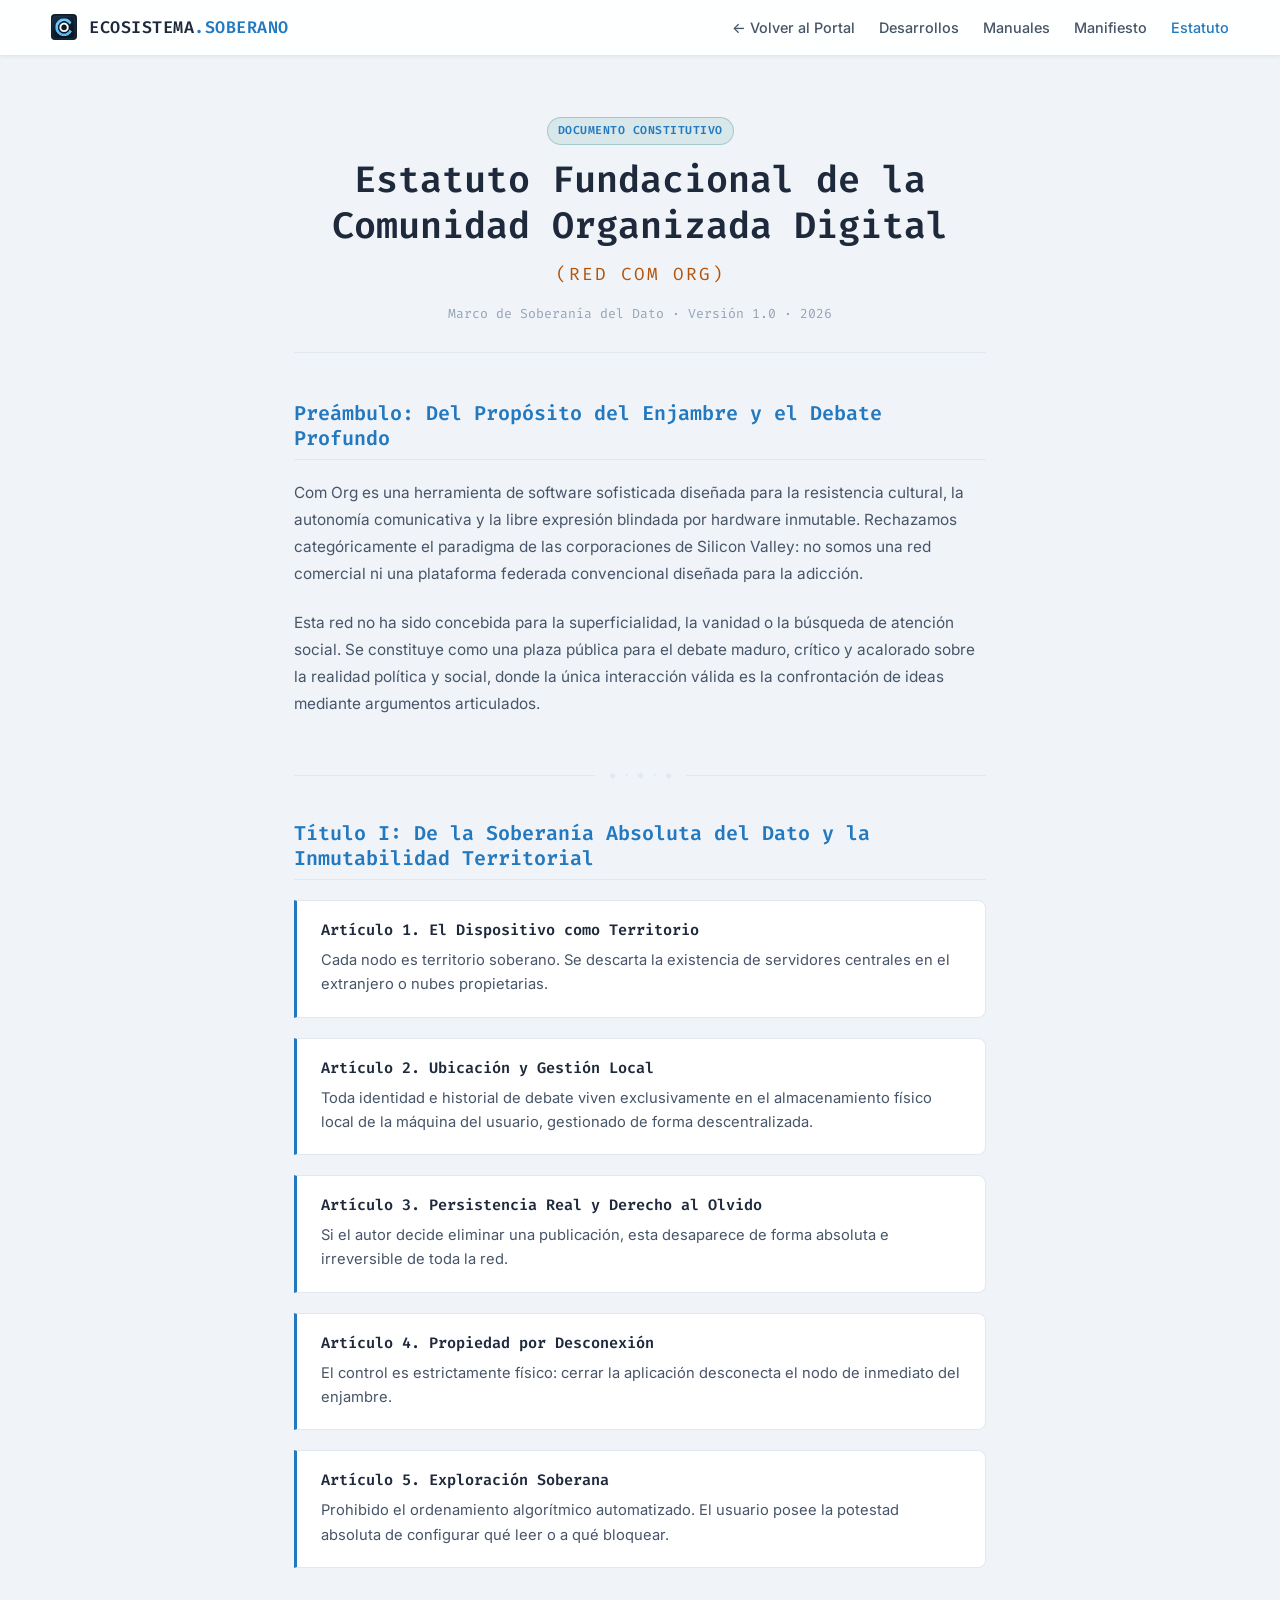
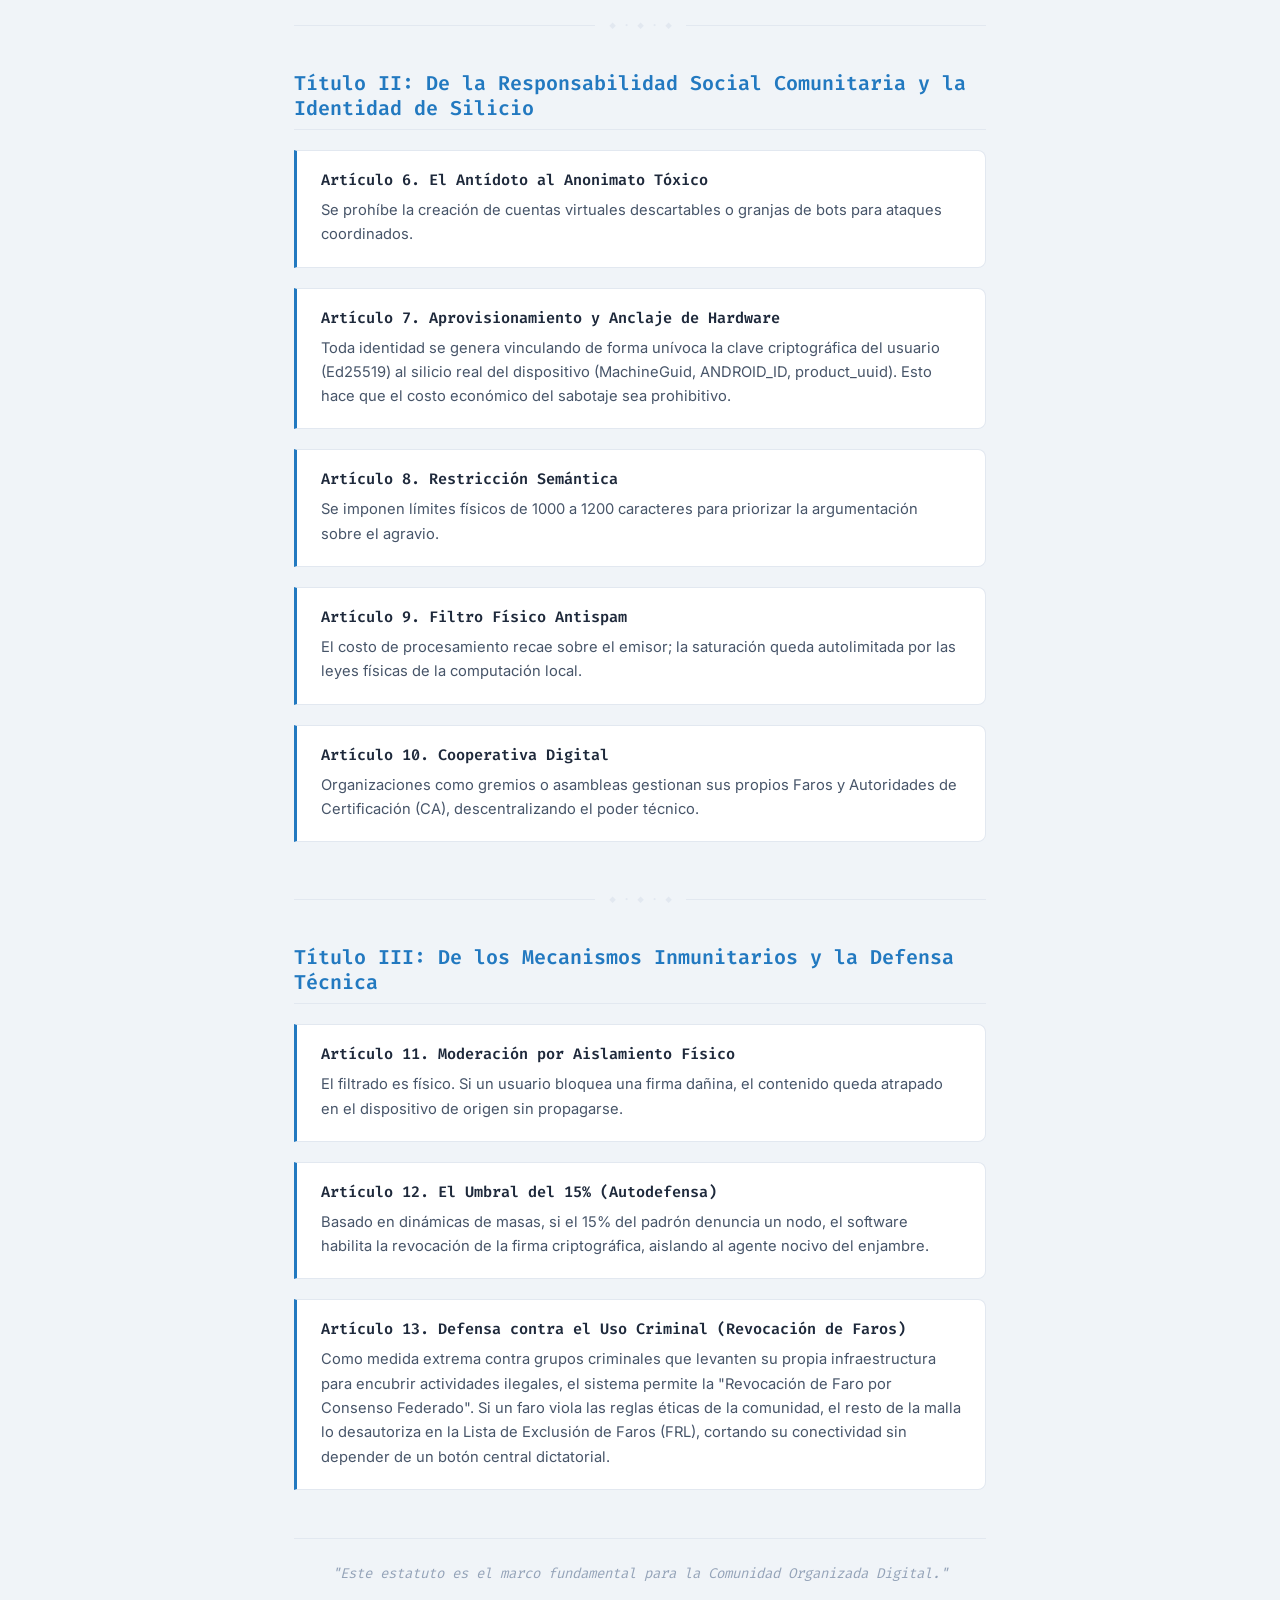
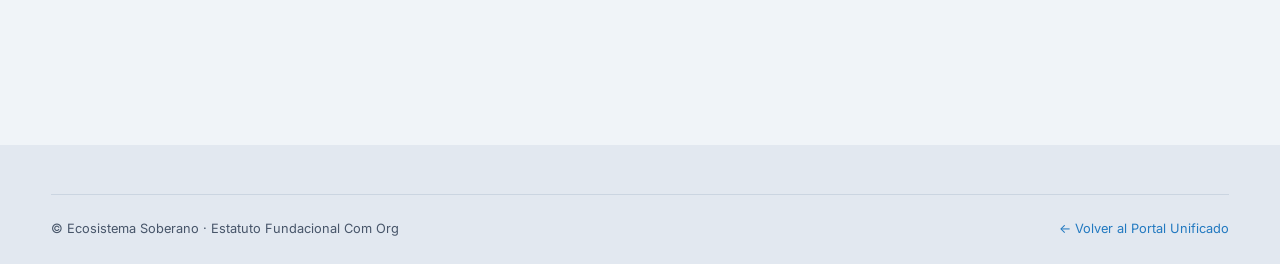
<file: estatuto.html>
<!DOCTYPE html>
<html lang="es">
<head>
    <meta charset="UTF-8">
    <meta name="viewport" content="width=device-width, initial-scale=1.0">
    <title>Estatuto Fundacional — Com Org // Red de Debate Soberano</title>
    <meta name="description" content="Estatuto Fundacional de la Comunidad Organizada Digital (RED COM ORG). Marco de soberanía del dato, responsabilidad social e identidad de silicio.">

    <link rel="preconnect" href="https://fonts.googleapis.com" />
    <link rel="preconnect" href="https://fonts.gstatic.com" crossorigin />
    <link href="https://fonts.googleapis.com/css2?family=Fira+Code:wght@400;600&family=Inter:wght@300;400;500;600;700&display=swap" rel="stylesheet" />
    <link rel="stylesheet" href="css/main.css">

    <style>
        .statute-container {
            max-width: 820px;
            margin: 0 auto;
            padding: 60px 5% 80px;
        }

        .statute-header {
            text-align: center;
            margin-bottom: 48px;
            padding-bottom: 28px;
            border-bottom: 1px solid var(--border-subtle);
        }

        .statute-header h1 {
            font-size: clamp(1.6rem, 3.5vw, 2.3rem);
            margin-bottom: 12px;
            color: var(--text-primary);
        }

        .statute-header .subtitle {
            font-family: var(--font-mono);
            color: var(--accent-amber);
            font-size: 1.1rem;
            letter-spacing: 2px;
        }

        .statute-header .doc-meta {
            margin-top: 14px;
            font-size: 0.82rem;
            color: var(--text-muted);
            font-family: var(--font-mono);
        }

        .preamble, .title-section {
            margin-bottom: 48px;
        }

        .preamble h2, .title-section > h2 {
            font-size: 1.25rem;
            color: var(--accent-emerald);
            margin-bottom: 20px;
            padding-bottom: 8px;
            border-bottom: 1px solid var(--border-subtle);
            font-family: var(--font-mono);
        }

        .preamble p {
            color: var(--text-secondary);
            line-height: 1.75;
            margin-bottom: 1.4rem;
            font-size: 0.96rem;
        }

        .article {
            background-color: var(--bg-card);
            border: 1px solid var(--border-subtle);
            border-left: 3px solid var(--accent-emerald);
            border-radius: 0 var(--radius-md) var(--radius-md) 0;
            padding: 20px 24px;
            margin-bottom: 1.25rem;
            transition: all var(--transition-fast);
        }

        .article:hover {
            border-color: var(--border-strong);
            border-left-color: var(--accent-emerald);
            transform: translateX(4px);
            background-color: var(--bg-card-hover);
        }

        .article h3 {
            font-size: 0.95rem;
            color: var(--text-primary);
            margin-bottom: 8px;
            font-family: var(--font-mono);
        }

        .article p {
            color: var(--text-secondary);
            line-height: 1.65;
            font-size: 0.92rem;
            margin-bottom: 0;
        }

        .statute-footer-note {
            margin-top: 48px;
            padding-top: 24px;
            border-top: 1px solid var(--border-subtle);
            text-align: center;
            font-family: var(--font-mono);
            font-size: 0.88rem;
            color: var(--text-muted);
            font-style: italic;
        }

        .divider {
            display: flex;
            align-items: center;
            gap: 14px;
            margin: 36px auto;
            color: var(--border-subtle);
            font-family: var(--font-mono);
            font-size: 0.75rem;
        }

        .divider::before, .divider::after {
            content: '';
            flex: 1;
            height: 1px;
            background: var(--border-subtle);
        }
    </style>
</head>
<body>

    <!-- Navegación unificada -->
    <header class="navbar">
        <div class="container nav-wrapper">
            <a href="index.html" class="nav-brand">
                <img src="manual/img/com-org.png" alt="Logo">
                <span>ECOSISTEMA<span class="accent">.SOBERANO</span></span>
            </a>

            <button class="nav-toggle" id="navToggle" aria-label="Abrir menú">☰</button>

            <ul class="nav-links" id="navLinks">
                <li><a href="index.html">← Volver al Portal</a></li>
                <li><a href="index.html#desarrollos">Desarrollos</a></li>
                <li><a href="index.html#documentacion">Manuales</a></li>
                <li><a href="manifiesto.html">Manifiesto</a></li>
                <li><a href="estatuto.html" class="active">Estatuto</a></li>
            </ul>
        </div>
    </header>

    <!-- Contenido Principal -->
    <main class="statute-container">

        <header class="statute-header">
            <span class="badge badge-emerald" style="margin-bottom: 12px;">Documento Constitutivo</span>
            <h1>Estatuto Fundacional de la Comunidad Organizada Digital</h1>
            <p class="subtitle">(RED COM ORG)</p>
            <p class="doc-meta">Marco de Soberanía del Dato · Versión 1.0 · 2026</p>
        </header>

        <!-- PREÁMBULO -->
        <section class="preamble">
            <h2>Preámbulo: Del Propósito del Enjambre y el Debate Profundo</h2>
            <p>
                Com Org es una herramienta de software sofisticada diseñada para la resistencia cultural,
                la autonomía comunicativa y la libre expresión blindada por hardware inmutable. Rechazamos
                categóricamente el paradigma de las corporaciones de Silicon Valley: no somos una red
                comercial ni una plataforma federada convencional diseñada para la adicción.
            </p>
            <p>
                Esta red no ha sido concebida para la superficialidad, la vanidad o la búsqueda de atención
                social. Se constituye como una plaza pública para el debate maduro, crítico y acalorado sobre
                la realidad política y social, donde la única interacción válida es la confrontación de ideas
                mediante argumentos articulados.
            </p>
        </section>

        <div class="divider">◆ · ◆ · ◆</div>

        <!-- TÍTULO I -->
        <section class="title-section">
            <h2>Título I: De la Soberanía Absoluta del Dato y la Inmutabilidad Territorial</h2>

            <article class="article">
                <h3>Artículo 1. El Dispositivo como Territorio</h3>
                <p>Cada nodo es territorio soberano. Se descarta la existencia de servidores centrales en el extranjero o nubes propietarias.</p>
            </article>

            <article class="article">
                <h3>Artículo 2. Ubicación y Gestión Local</h3>
                <p>Toda identidad e historial de debate viven exclusivamente en el almacenamiento físico local de la máquina del usuario, gestionado de forma descentralizada.</p>
            </article>

            <article class="article">
                <h3>Artículo 3. Persistencia Real y Derecho al Olvido</h3>
                <p>Si el autor decide eliminar una publicación, esta desaparece de forma absoluta e irreversible de toda la red.</p>
            </article>

            <article class="article">
                <h3>Artículo 4. Propiedad por Desconexión</h3>
                <p>El control es estrictamente físico: cerrar la aplicación desconecta el nodo de inmediato del enjambre.</p>
            </article>

            <article class="article">
                <h3>Artículo 5. Exploración Soberana</h3>
                <p>Prohibido el ordenamiento algorítmico automatizado. El usuario posee la potestad absoluta de configurar qué leer o a qué bloquear.</p>
            </article>
        </section>

        <div class="divider">◆ · ◆ · ◆</div>

        <!-- TÍTULO II -->
        <section class="title-section">
            <h2>Título II: De la Responsabilidad Social Comunitaria y la Identidad de Silicio</h2>

            <article class="article">
                <h3>Artículo 6. El Antídoto al Anonimato Tóxico</h3>
                <p>Se prohíbe la creación de cuentas virtuales descartables o granjas de bots para ataques coordinados.</p>
            </article>

            <article class="article">
                <h3>Artículo 7. Aprovisionamiento y Anclaje de Hardware</h3>
                <p>Toda identidad se genera vinculando de forma unívoca la clave criptográfica del usuario (Ed25519) al silicio real del dispositivo (MachineGuid, ANDROID_ID, product_uuid). Esto hace que el costo económico del sabotaje sea prohibitivo.</p>
            </article>

            <article class="article">
                <h3>Artículo 8. Restricción Semántica</h3>
                <p>Se imponen límites físicos de 1000 a 1200 caracteres para priorizar la argumentación sobre el agravio.</p>
            </article>

            <article class="article">
                <h3>Artículo 9. Filtro Físico Antispam</h3>
                <p>El costo de procesamiento recae sobre el emisor; la saturación queda autolimitada por las leyes físicas de la computación local.</p>
            </article>

            <article class="article">
                <h3>Artículo 10. Cooperativa Digital</h3>
                <p>Organizaciones como gremios o asambleas gestionan sus propios Faros y Autoridades de Certificación (CA), descentralizando el poder técnico.</p>
            </article>
        </section>

        <div class="divider">◆ · ◆ · ◆</div>

        <!-- TÍTULO III -->
        <section class="title-section">
            <h2>Título III: De los Mecanismos Inmunitarios y la Defensa Técnica</h2>

            <article class="article">
                <h3>Artículo 11. Moderación por Aislamiento Físico</h3>
                <p>El filtrado es físico. Si un usuario bloquea una firma dañina, el contenido queda atrapado en el dispositivo de origen sin propagarse.</p>
            </article>

            <article class="article">
                <h3>Artículo 12. El Umbral del 15% (Autodefensa)</h3>
                <p>Basado en dinámicas de masas, si el 15% del padrón denuncia un nodo, el software habilita la revocación de la firma criptográfica, aislando al agente nocivo del enjambre.</p>
            </article>

            <article class="article">
                <h3>Artículo 13. Defensa contra el Uso Criminal (Revocación de Faros)</h3>
                <p>Como medida extrema contra grupos criminales que levanten su propia infraestructura para encubrir actividades ilegales, el sistema permite la "Revocación de Faro por Consenso Federado". Si un faro viola las reglas éticas de la comunidad, el resto de la malla lo desautoriza en la Lista de Exclusión de Faros (FRL), cortando su conectividad sin depender de un botón central dictatorial.</p>
            </article>
        </section>

        <div class="statute-footer-note">
            "Este estatuto es el marco fundamental para la Comunidad Organizada Digital."
        </div>

    </main>

    <!-- Footer -->
    <footer>
        <div class="container footer-bottom">
            <div>© Ecosistema Soberano · Estatuto Fundacional Com Org</div>
            <div><a href="index.html">← Volver al Portal Unificado</a></div>
        </div>
    </footer>

    <script>
        const navToggle = document.getElementById('navToggle');
        const navLinks = document.getElementById('navLinks');
        if (navToggle && navLinks) {
            navToggle.addEventListener('click', () => {
                navLinks.classList.toggle('is-open');
            });
        }
    </script>
</body>
</html>
</file>
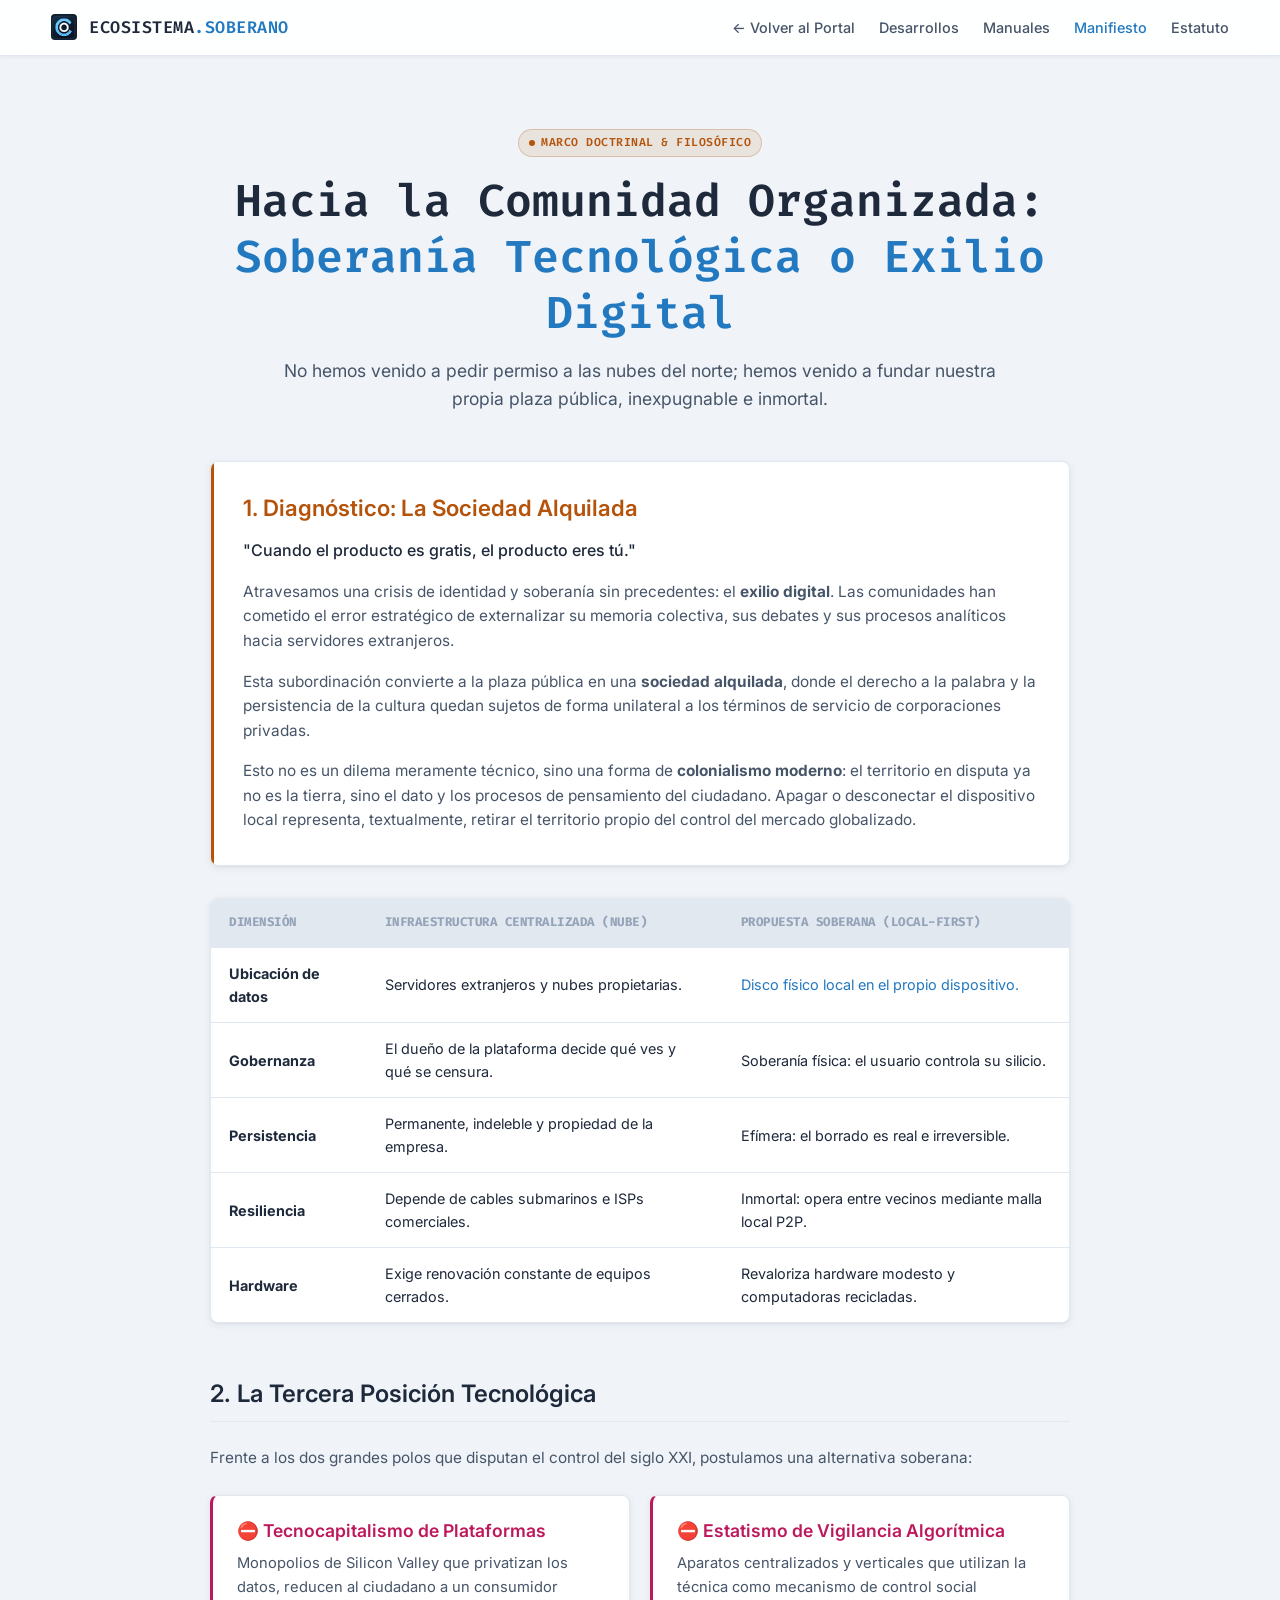
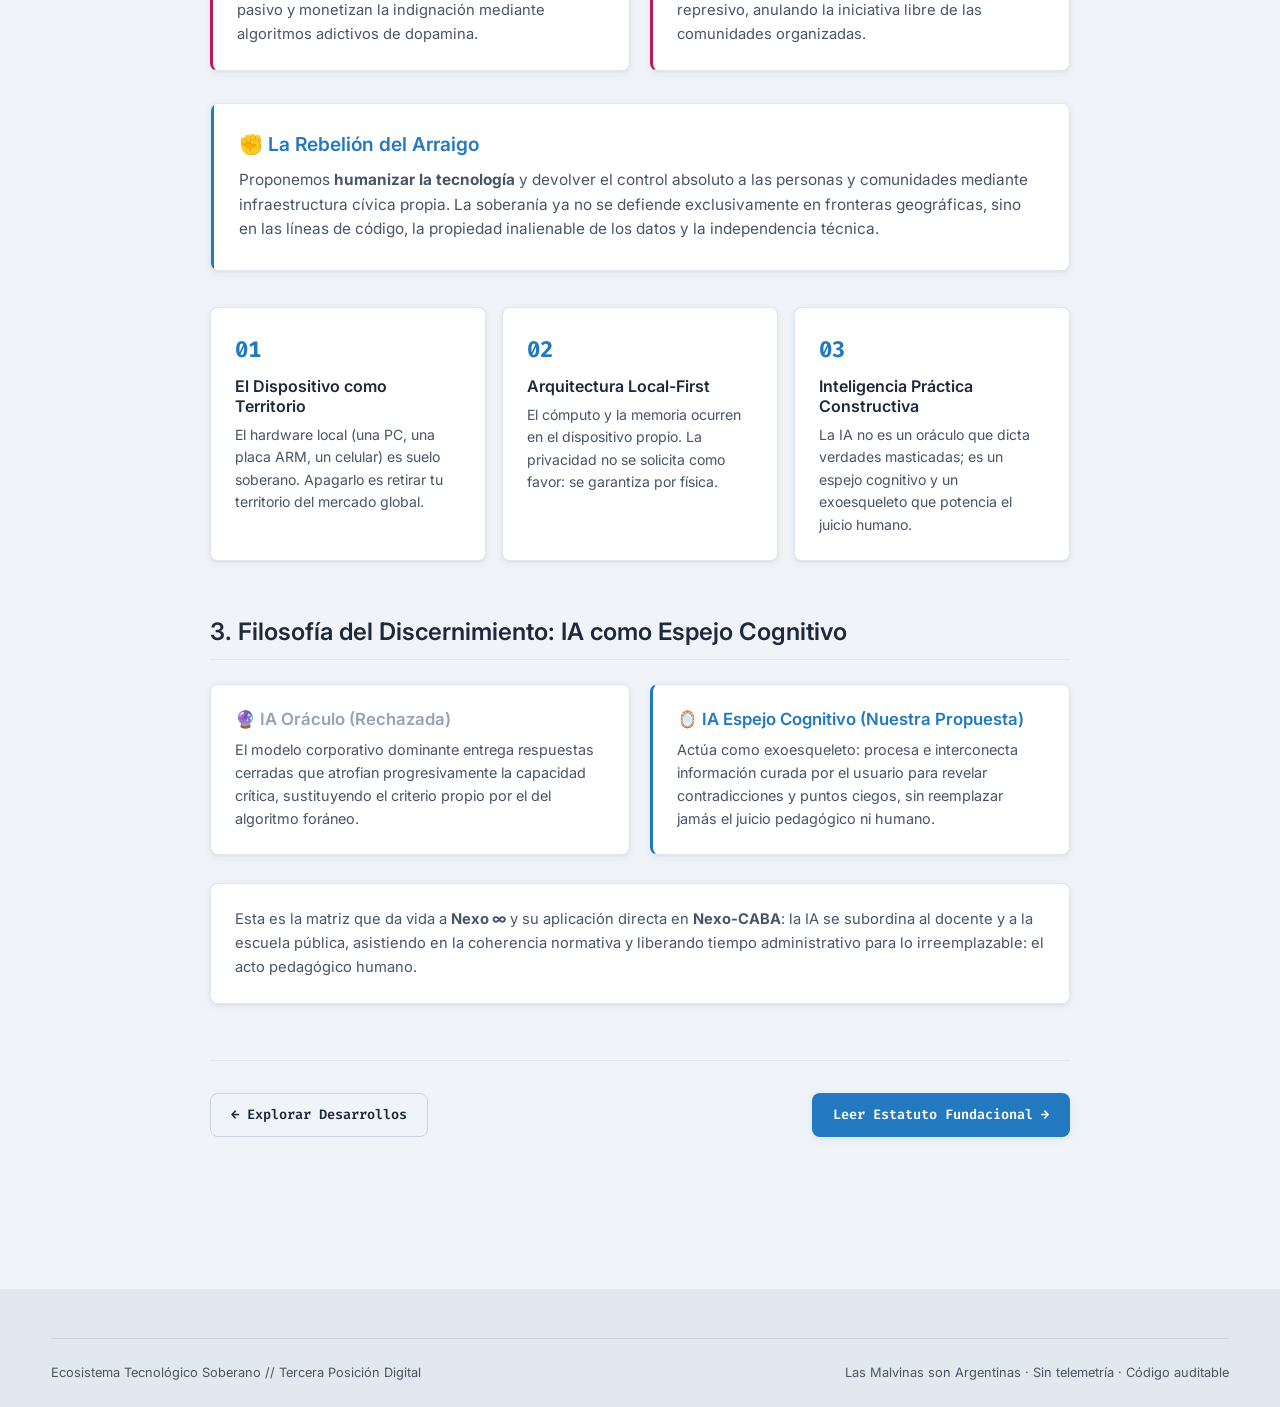
<file: manifiesto.html>
<!DOCTYPE html>
<html lang="es">
<head>
  <meta charset="UTF-8">
  <meta name="viewport" content="width=device-width, initial-scale=1.0">
  <title>Manifiesto — La Tercera Posición Tecnológica // Ecosistema Soberano</title>
  <meta name="description" content="Manifiesto filosófico y político de la Tercera Posición Tecnológica. Soberanía digital frente al extractivismo corporativo y la vigilancia estatal.">

  <!-- Open Graph / Twitter Card -->
  <meta property="og:type" content="article">
  <meta property="og:url" content="https://com-org.pages.dev/manifiesto.html">
  <meta property="og:title" content="Manifiesto — La Tercera Posición Tecnológica">
  <meta property="og:description" content="Manifiesto filosófico y político de la Tercera Posición Tecnológica. Soberanía digital frente al extractivismo corporativo y la vigilancia estatal.">
  <meta property="og:image" content="https://com-org.pages.dev/img/destacada.png">
  <meta name="twitter:card" content="summary_large_image">
  <meta name="twitter:site" content="@Miguel_CCom5">
  <meta name="twitter:creator" content="@Miguel_CCom5">
  <meta name="twitter:title" content="Manifiesto — La Tercera Posición Tecnológica">
  <meta name="twitter:description" content="Manifiesto filosófico y político de la Tercera Posición Tecnológica. Soberanía digital frente al extractivismo corporativo y la vigilancia estatal.">
  <meta name="twitter:image" content="https://com-org.pages.dev/img/destacada.png">

  <link rel="preconnect" href="https://fonts.googleapis.com">
  <link rel="preconnect" href="https://fonts.gstatic.com" crossorigin>
  <link href="https://fonts.googleapis.com/css2?family=Fira+Code:wght@400;500;600&family=Inter:wght@300;400;500;600;700&display=swap" rel="stylesheet">
  <link rel="stylesheet" href="css/main.css">
</head>
<body>

  <!-- Navegación -->
  <header class="navbar">
    <div class="container nav-wrapper">
      <a href="index.html" class="nav-brand">
        <img src="manual/img/com-org.png" alt="Logo">
        <span>ECOSISTEMA<span class="accent">.SOBERANO</span></span>
      </a>

      <button class="nav-toggle" id="navToggle" aria-label="Abrir menú">☰</button>

      <ul class="nav-links" id="navLinks">
        <li><a href="index.html">← Volver al Portal</a></li>
        <li><a href="index.html#desarrollos">Desarrollos</a></li>
        <li><a href="index.html#documentacion">Manuales</a></li>
        <li><a href="manifiesto.html" class="active">Manifiesto</a></li>
        <li><a href="estatuto.html">Estatuto</a></li>
      </ul>
    </div>
  </header>

  <main class="container-narrow section-padding">
    
    <!-- Encabezado del Manifiesto -->
    <div style="text-align: center; margin-bottom: 48px;">
      <span class="badge badge-amber" style="margin-bottom: 16px;">
        <span class="badge-dot"></span> Marco Doctrinal & Filosófico
      </span>
      <h1 style="font-size: clamp(2rem, 4vw, 2.8rem); margin-bottom: 16px;">
        Hacia la Comunidad Organizada:<br>
        <span style="color: var(--accent-emerald);">Soberanía Tecnológica o Exilio Digital</span>
      </h1>
      <p style="font-size: 1.1rem; color: var(--text-secondary); max-width: 720px; margin: 0 auto;">
        No hemos venido a pedir permiso a las nubes del norte; hemos venido a fundar nuestra propia plaza pública, inexpugnable e inmortal.
      </p>
    </div>

    <!-- 1. El Diagnóstico: La Sociedad Alquilada -->
    <section style="margin-bottom: 56px;">
      <div class="card card-tactical-amber" style="padding: 32px; margin-bottom: 32px;">
        <h2 style="font-size: 1.4rem; color: var(--accent-amber); margin-bottom: 16px;">
          1. Diagnóstico: La Sociedad Alquilada
        </h2>
        <p style="margin-bottom: 16px; font-size: 1rem; color: var(--text-primary); font-weight: 500;">
          "Cuando el producto es gratis, el producto eres tú."
        </p>
        <p style="margin-bottom: 16px;">
          Atravesamos una crisis de identidad y soberanía sin precedentes: el <strong>exilio digital</strong>. Las comunidades han cometido el error estratégico de externalizar su memoria colectiva, sus debates y sus procesos analíticos hacia servidores extranjeros.
        </p>
        <p style="margin-bottom: 16px;">
          Esta subordinación convierte a la plaza pública en una <strong>sociedad alquilada</strong>, donde el derecho a la palabra y la persistencia de la cultura quedan sujetos de forma unilateral a los términos de servicio de corporaciones privadas.
        </p>
        <p>
          Esto no es un dilema meramente técnico, sino una forma de <strong>colonialismo moderno</strong>: el territorio en disputa ya no es la tierra, sino el dato y los procesos de pensamiento del ciudadano. Apagar o desconectar el dispositivo local representa, textualmente, retirar el territorio propio del control del mercado globalizado.
        </p>
      </div>

      <!-- Tabla Comparativa -->
      <div class="docs-table-wrapper">
        <table class="docs-table">
          <thead>
            <tr>
              <th>Dimensión</th>
              <th>Infraestructura Centralizada (Nube)</th>
              <th>Propuesta Soberana (Local-First)</th>
            </tr>
          </thead>
          <tbody>
            <tr>
              <td><strong>Ubicación de datos</strong></td>
              <td>Servidores extranjeros y nubes propietarias.</td>
              <td><span style="color: var(--accent-emerald);">Disco físico local en el propio dispositivo.</span></td>
            </tr>
            <tr>
              <td><strong>Gobernanza</strong></td>
              <td>El dueño de la plataforma decide qué ves y qué se censura.</td>
              <td>Soberanía física: el usuario controla su silicio.</td>
            </tr>
            <tr>
              <td><strong>Persistencia</strong></td>
              <td>Permanente, indeleble y propiedad de la empresa.</td>
              <td>Efímera: el borrado es real e irreversible.</td>
            </tr>
            <tr>
              <td><strong>Resiliencia</strong></td>
              <td>Depende de cables submarinos e ISPs comerciales.</td>
              <td>Inmortal: opera entre vecinos mediante malla local P2P.</td>
            </tr>
            <tr>
              <td><strong>Hardware</strong></td>
              <td>Exige renovación constante de equipos cerrados.</td>
              <td>Revaloriza hardware modesto y computadoras recicladas.</td>
            </tr>
          </tbody>
        </table>
      </div>
    </section>

    <!-- 2. La Tercera Posición Tecnológica -->
    <section style="margin-bottom: 56px;">
      <h2 style="font-size: 1.5rem; margin-bottom: 24px; border-bottom: 1px solid var(--border-subtle); padding-bottom: 12px;">
        2. La Tercera Posición Tecnológica
      </h2>
      <p style="margin-bottom: 24px;">
        Frente a los dos grandes polos que disputan el control del siglo XXI, postulamos una alternativa soberana:
      </p>

      <div style="display: grid; grid-template-columns: repeat(auto-fit, minmax(280px, 1fr)); gap: 20px; margin-bottom: 32px;">
        <div class="card" style="border-left: 3px solid var(--accent-rose);">
          <h3 style="font-size: 1.1rem; color: var(--accent-rose); margin-bottom: 10px;">
            ⛔ Tecnocapitalismo de Plataformas
          </h3>
          <p style="font-size: 0.92rem;">
            Monopolios de Silicon Valley que privatizan los datos, reducen al ciudadano a un consumidor pasivo y monetizan la indignación mediante algoritmos adictivos de dopamina.
          </p>
        </div>

        <div class="card" style="border-left: 3px solid var(--accent-rose);">
          <h3 style="font-size: 1.1rem; color: var(--accent-rose); margin-bottom: 10px;">
            ⛔ Estatismo de Vigilancia Algorítmica
          </h3>
          <p style="font-size: 0.92rem;">
            Aparatos centralizados y verticales que utilizan la técnica como mecanismo de control social represivo, anulando la iniciativa libre de las comunidades organizadas.
          </p>
        </div>
      </div>

      <div class="card card-tactical-border" style="padding: 28px; margin-bottom: 36px;">
        <h3 style="color: var(--accent-emerald); font-size: 1.2rem; margin-bottom: 12px;">
          ✊ La Rebelión del Arraigo
        </h3>
        <p>
          Proponemos <strong>humanizar la tecnología</strong> y devolver el control absoluto a las personas y comunidades mediante infraestructura cívica propia. La soberanía ya no se defiende exclusivamente en fronteras geográficas, sino en las líneas de código, la propiedad inalienable de los datos y la independencia técnica.
        </p>
      </div>

      <!-- Los 3 Pilares -->
      <div style="display: grid; grid-template-columns: repeat(auto-fit, minmax(240px, 1fr)); gap: 16px;">
        <div class="card">
          <div style="font-family: var(--font-mono); color: var(--accent-emerald); font-size: 1.4rem; font-weight: bold; margin-bottom: 8px;">01</div>
          <h4 style="margin-bottom: 8px;">El Dispositivo como Territorio</h4>
          <p style="font-size: 0.88rem;">
            El hardware local (una PC, una placa ARM, un celular) es suelo soberano. Apagarlo es retirar tu territorio del mercado global.
          </p>
        </div>

        <div class="card">
          <div style="font-family: var(--font-mono); color: var(--accent-emerald); font-size: 1.4rem; font-weight: bold; margin-bottom: 8px;">02</div>
          <h4 style="margin-bottom: 8px;">Arquitectura Local-First</h4>
          <p style="font-size: 0.88rem;">
            El cómputo y la memoria ocurren en el dispositivo propio. La privacidad no se solicita como favor: se garantiza por física.
          </p>
        </div>

        <div class="card">
          <div style="font-family: var(--font-mono); color: var(--accent-emerald); font-size: 1.4rem; font-weight: bold; margin-bottom: 8px;">03</div>
          <h4 style="margin-bottom: 8px;">Inteligencia Práctica Constructiva</h4>
          <p style="font-size: 0.88rem;">
            La IA no es un oráculo que dicta verdades masticadas; es un espejo cognitivo y un exoesqueleto que potencia el juicio humano.
          </p>
        </div>
      </div>
    </section>

    <!-- 3. IA y Educación: Filosofía del Discernimiento -->
    <section style="margin-bottom: 56px;">
      <h2 style="font-size: 1.5rem; margin-bottom: 24px; border-bottom: 1px solid var(--border-subtle); padding-bottom: 12px;">
        3. Filosofía del Discernimiento: IA como Espejo Cognitivo
      </h2>

      <div style="display: grid; grid-template-columns: repeat(auto-fit, minmax(280px, 1fr)); gap: 20px; margin-bottom: 28px;">
        <div class="card">
          <h3 style="font-size: 1.05rem; color: var(--text-muted); margin-bottom: 8px;">
            🔮 IA Oráculo (Rechazada)
          </h3>
          <p style="font-size: 0.9rem;">
            El modelo corporativo dominante entrega respuestas cerradas que atrofian progresivamente la capacidad crítica, sustituyendo el criterio propio por el del algoritmo foráneo.
          </p>
        </div>

        <div class="card" style="border-left: 3px solid var(--accent-emerald);">
          <h3 style="font-size: 1.05rem; color: var(--accent-emerald); margin-bottom: 8px;">
            🪞 IA Espejo Cognitivo (Nuestra Propuesta)
          </h3>
          <p style="font-size: 0.9rem;">
            Actúa como exoesqueleto: procesa e interconecta información curada por el usuario para revelar contradicciones y puntos ciegos, sin reemplazar jamás el juicio pedagógico ni humano.
          </p>
        </div>
      </div>

      <div class="card" style="background: var(--bg-surface);">
        <p style="font-size: 0.92rem; color: var(--text-secondary);">
          Esta es la matriz que da vida a <strong>Nexo ∞</strong> y su aplicación directa en <strong>Nexo-CABA</strong>: la IA se subordina al docente y a la escuela pública, asistiendo en la coherencia normativa y liberando tiempo administrativo para lo irreemplazable: el acto pedagógico humano.
        </p>
      </div>
    </section>

    <!-- Navegación final -->
    <div style="display: flex; justify-content: space-between; align-items: center; border-top: 1px solid var(--border-subtle); padding-top: 32px; flex-wrap: wrap; gap: 16px;">
      <a href="index.html" class="btn btn-outline">← Explorar Desarrollos</a>
      <a href="estatuto.html" class="btn btn-primary">Leer Estatuto Fundacional →</a>
    </div>

  </main>

  <!-- Footer -->
  <footer>
    <div class="container footer-bottom">
      <div>Ecosistema Tecnológico Soberano // Tercera Posición Digital</div>
      <div>Las Malvinas son Argentinas · Sin telemetría · Código auditable</div>
    </div>
  </footer>

  <script>
    const navToggle = document.getElementById('navToggle');
    const navLinks = document.getElementById('navLinks');
    if (navToggle && navLinks) {
      navToggle.addEventListener('click', () => {
        navLinks.classList.toggle('is-open');
      });
    }
  </script>
</body>
</html>
</file>
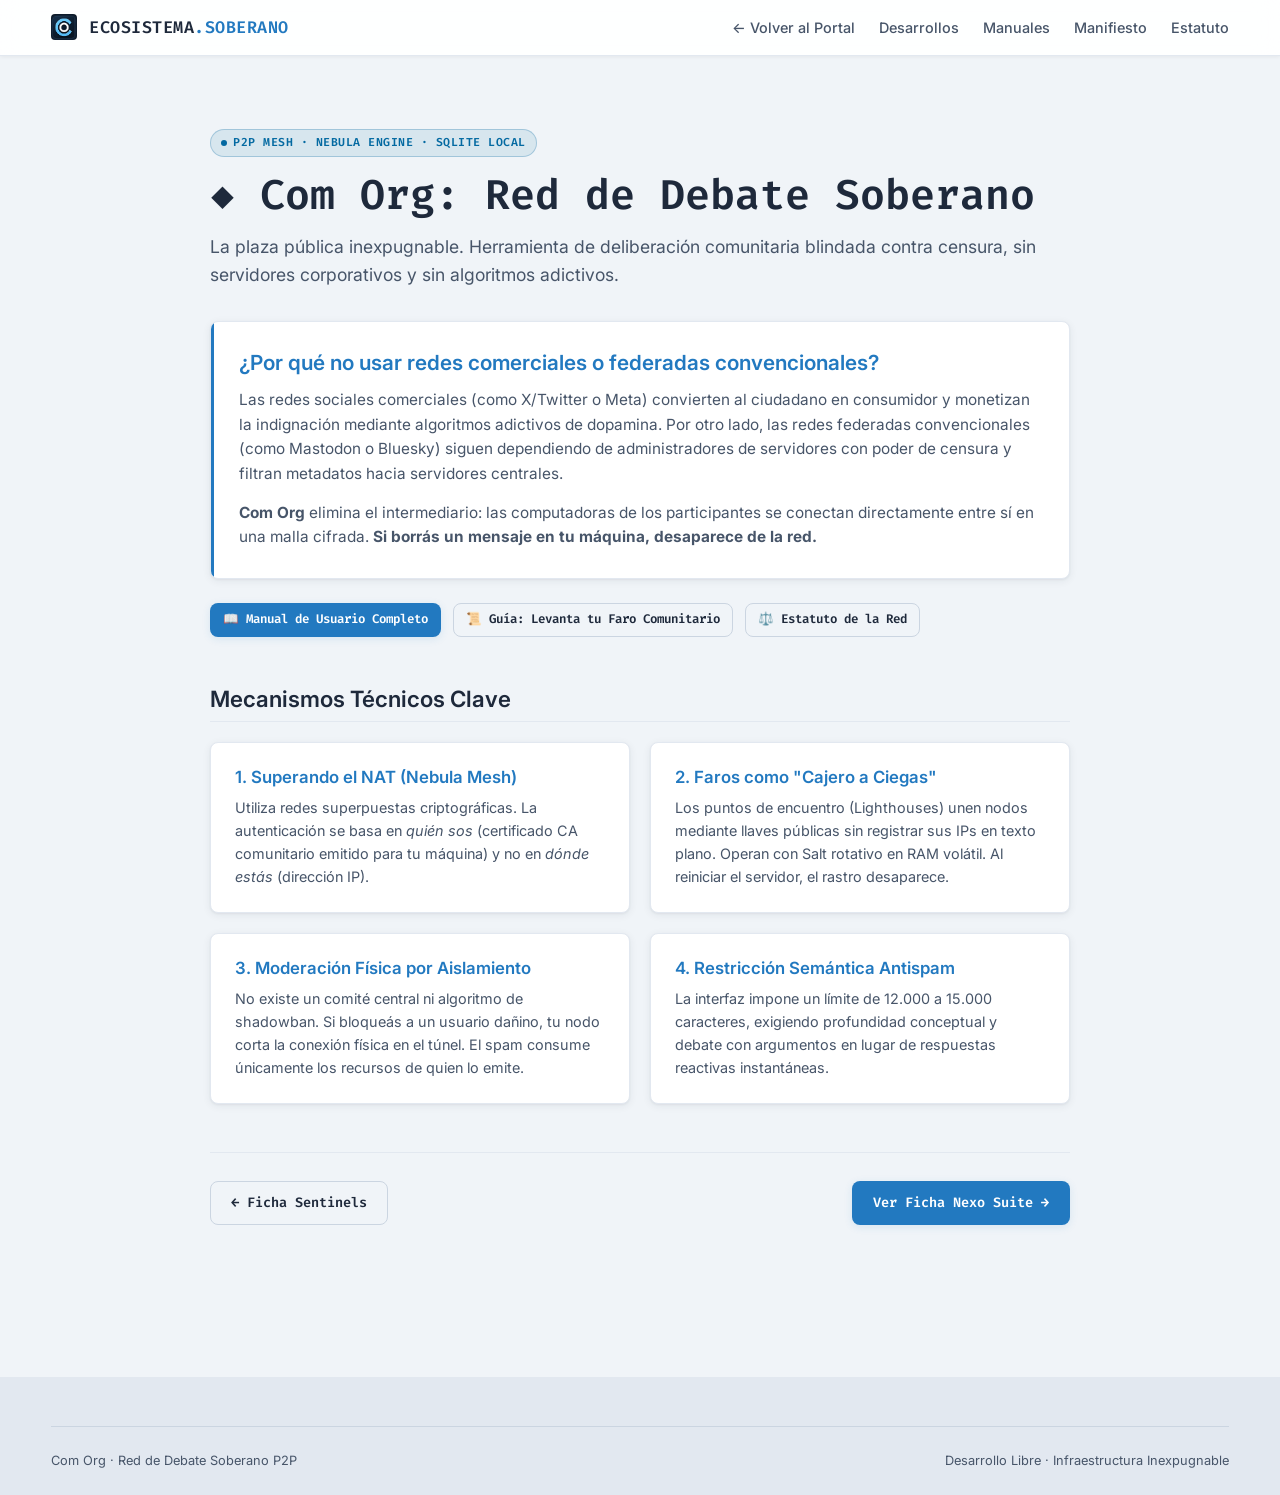
<file: docs/com-org.html>
<!DOCTYPE html>
<html lang="es">
<head>
  <meta charset="UTF-8">
  <meta name="viewport" content="width=device-width, initial-scale=1.0">
  <title>Com Org — Red P2P de Debate Soberano // Ecosistema Soberano</title>
  <meta name="description" content="Ficha técnica de Com Org: red P2P descentralizada sobre túneles Nebula, identidad Ed25519 de silicio, faros a ciegas (Blind Rendezvous) y moderación sin censura.">

  <link rel="preconnect" href="https://fonts.googleapis.com">
  <link rel="preconnect" href="https://fonts.gstatic.com" crossorigin>
  <link href="https://fonts.googleapis.com/css2?family=Fira+Code:wght@400;500;600&family=Inter:wght@300;400;500;600;700&display=swap" rel="stylesheet">
  <link rel="stylesheet" href="../css/main.css">
</head>
<body>

  <!-- Navegación -->
  <header class="navbar">
    <div class="container nav-wrapper">
      <a href="../index.html" class="nav-brand">
        <img src="../manual/img/com-org.png" alt="Logo">
        <span>ECOSISTEMA<span class="accent">.SOBERANO</span></span>
      </a>

      <button class="nav-toggle" id="navToggle" aria-label="Abrir menú">☰</button>

      <ul class="nav-links" id="navLinks">
        <li><a href="../index.html">← Volver al Portal</a></li>
        <li><a href="../index.html#desarrollos">Desarrollos</a></li>
        <li><a href="../index.html#documentacion">Manuales</a></li>
        <li><a href="../manifiesto.html">Manifiesto</a></li>
        <li><a href="../estatuto.html">Estatuto</a></li>
      </ul>
    </div>
  </header>

  <main class="container-narrow section-padding">

    <div style="margin-bottom: 32px;">
      <span class="badge badge-cyan" style="margin-bottom: 12px;">
        <span class="badge-dot"></span> P2P Mesh · Nebula Engine · SQLite Local
      </span>
      <h1 style="font-size: clamp(2rem, 3.8vw, 2.6rem); margin-bottom: 12px;">
        ◆ Com Org: Red de Debate Soberano
      </h1>
      <p style="font-size: 1.1rem; color: var(--text-secondary);">
        La plaza pública inexpugnable. Herramienta de deliberación comunitaria blindada contra censura, sin servidores corporativos y sin algoritmos adictivos.
      </p>
    </div>

    <!-- 1. El Problema que Resuelve -->
    <section style="margin-bottom: 48px;">
      <div class="card card-tactical-border" style="padding: 28px; margin-bottom: 24px;">
        <h2 style="font-size: 1.3rem; color: var(--accent-emerald); margin-bottom: 12px;">
          ¿Por qué no usar redes comerciales o federadas convencionales?
        </h2>
        <p style="margin-bottom: 14px;">
          Las redes sociales comerciales (como X/Twitter o Meta) convierten al ciudadano en consumidor y monetizan la indignación mediante algoritmos adictivos de dopamina. Por otro lado, las redes federadas convencionales (como Mastodon o Bluesky) siguen dependiendo de administradores de servidores con poder de censura y filtran metadatos hacia servidores centrales.
        </p>
        <p>
          <strong>Com Org</strong> elimina el intermediario: las computadoras de los participantes se conectan directamente entre sí en una malla cifrada. <strong>Si borrás un mensaje en tu máquina, desaparece de la red.</strong>
        </p>
      </div>

      <div style="display: flex; gap: 12px; flex-wrap: wrap;">
        <a href="../manual/manual-usuario.html" class="btn btn-primary btn-sm">📖 Manual de Usuario Completo</a>
        <a href="../manual/faro.html" class="btn btn-outline btn-sm">📜 Guía: Levanta tu Faro Comunitario</a>
        <a href="../estatuto.html" class="btn btn-outline btn-sm">⚖️ Estatuto de la Red</a>
      </div>
    </section>

    <!-- 2. Arquitectura de Red y Seguridad -->
    <section style="margin-bottom: 48px;">
      <h2 style="font-size: 1.4rem; margin-bottom: 20px; border-bottom: 1px solid var(--border-subtle); padding-bottom: 8px;">
        Mecanismos Técnicos Clave
      </h2>

      <div style="display: grid; grid-template-columns: repeat(auto-fit, minmax(280px, 1fr)); gap: 20px;">
        <div class="card">
          <h3 style="font-size: 1.05rem; color: var(--accent-emerald); margin-bottom: 8px;">
            1. Superando el NAT (Nebula Mesh)
          </h3>
          <p style="font-size: 0.9rem;">
            Utiliza redes superpuestas criptográficas. La autenticación se basa en <em>quién sos</em> (certificado CA comunitario emitido para tu máquina) y no en <em>dónde estás</em> (dirección IP).
          </p>
        </div>

        <div class="card">
          <h3 style="font-size: 1.05rem; color: var(--accent-emerald); margin-bottom: 8px;">
            2. Faros como "Cajero a Ciegas"
          </h3>
          <p style="font-size: 0.9rem;">
            Los puntos de encuentro (Lighthouses) unen nodos mediante llaves públicas sin registrar sus IPs en texto plano. Operan con Salt rotativo en RAM volátil. Al reiniciar el servidor, el rastro desaparece.
          </p>
        </div>

        <div class="card">
          <h3 style="font-size: 1.05rem; color: var(--accent-emerald); margin-bottom: 8px;">
            3. Moderación Física por Aislamiento
          </h3>
          <p style="font-size: 0.9rem;">
            No existe un comité central ni algoritmo de shadowban. Si bloqueás a un usuario dañino, tu nodo corta la conexión física en el túnel. El spam consume únicamente los recursos de quien lo emite.
          </p>
        </div>

        <div class="card">
          <h3 style="font-size: 1.05rem; color: var(--accent-emerald); margin-bottom: 8px;">
            4. Restricción Semántica Antispam
          </h3>
          <p style="font-size: 0.9rem;">
            La interfaz impone un límite de 12.000 a 15.000 caracteres, exigiendo profundidad conceptual y debate con argumentos en lugar de respuestas reactivas instantáneas.
          </p>
        </div>
      </div>
    </section>

    <!-- Navegación final -->
    <div style="display: flex; justify-content: space-between; align-items: center; border-top: 1px solid var(--border-subtle); padding-top: 28px; flex-wrap: wrap; gap: 16px;">
      <a href="sentinels.html" class="btn btn-outline">← Ficha Sentinels</a>
      <a href="nexo.html" class="btn btn-primary">Ver Ficha Nexo Suite →</a>
    </div>

  </main>

  <!-- Footer -->
  <footer>
    <div class="container footer-bottom">
      <div>Com Org · Red de Debate Soberano P2P</div>
      <div>Desarrollo Libre · Infraestructura Inexpugnable</div>
    </div>
  </footer>

  <script>
    const navToggle = document.getElementById('navToggle');
    const navLinks = document.getElementById('navLinks');
    if (navToggle && navLinks) {
      navToggle.addEventListener('click', () => {
        navLinks.classList.toggle('is-open');
      });
    }
  </script>
</body>
</html>
</file>
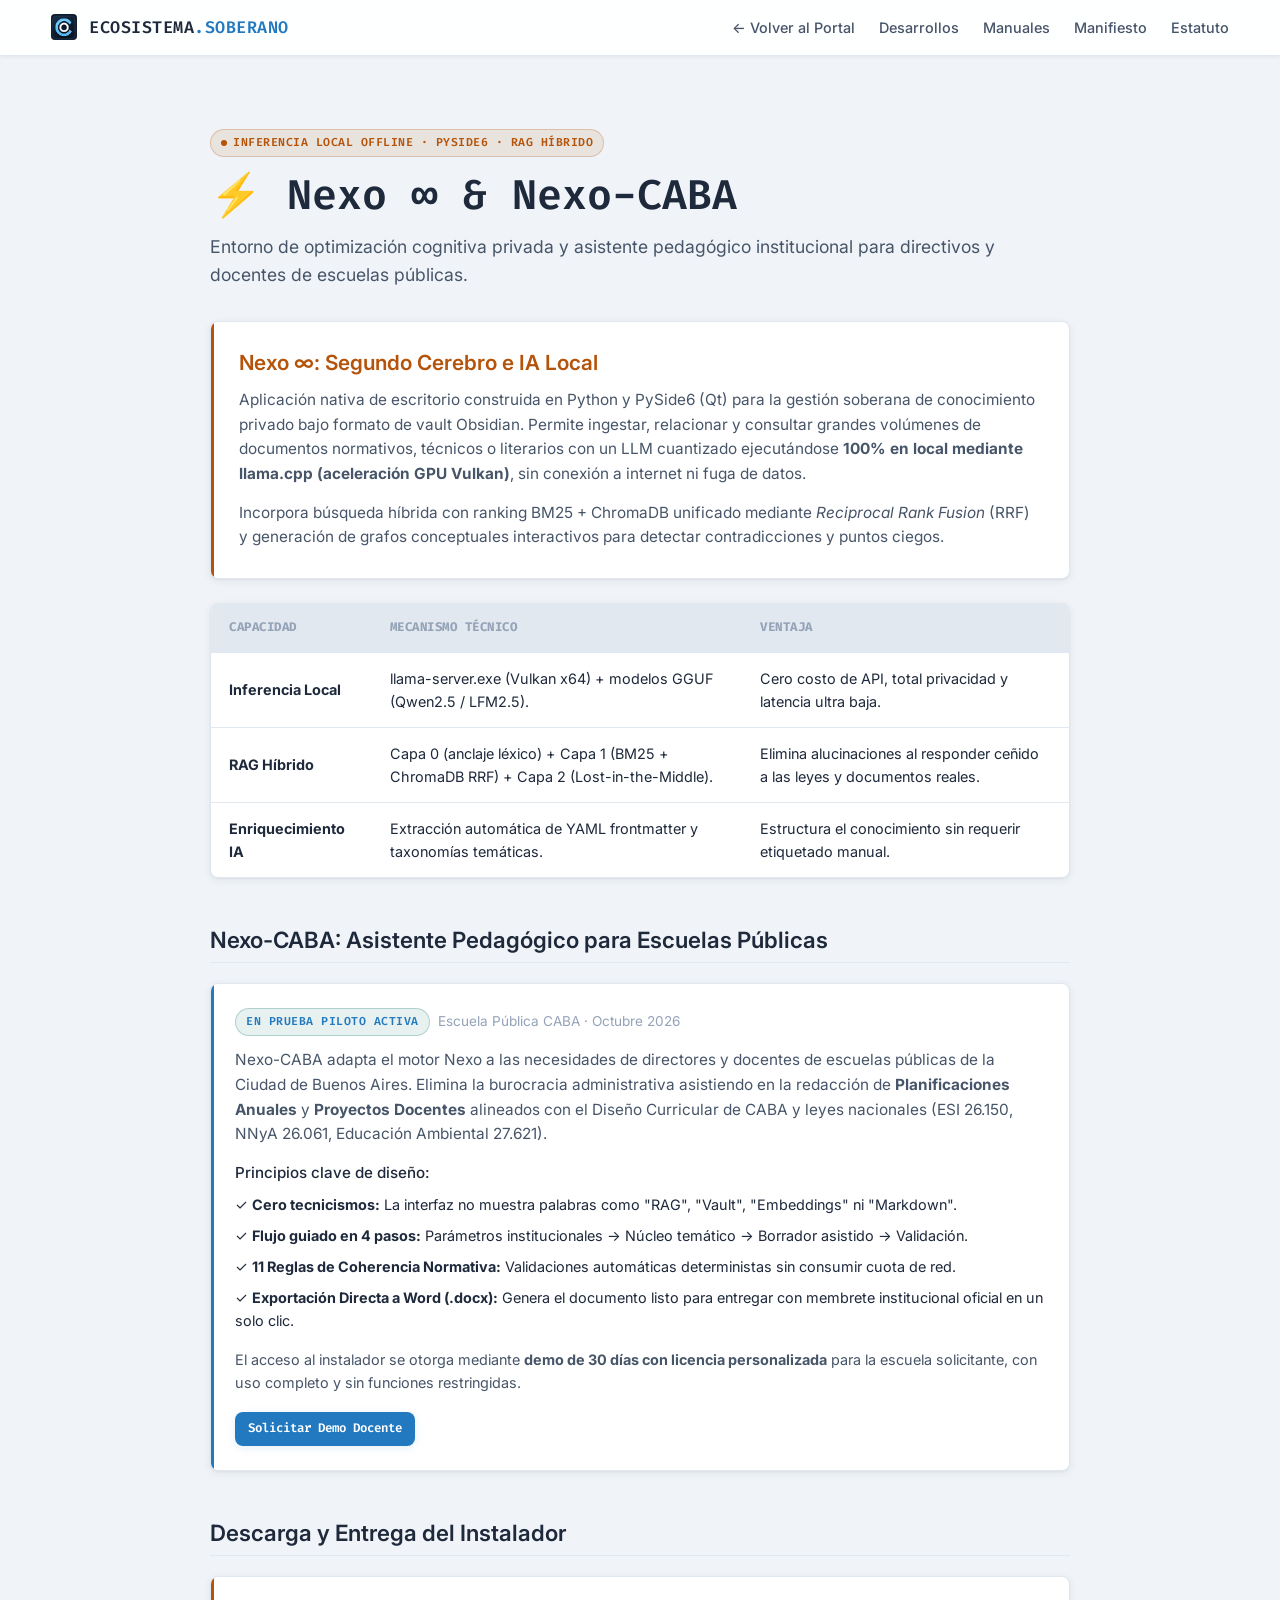
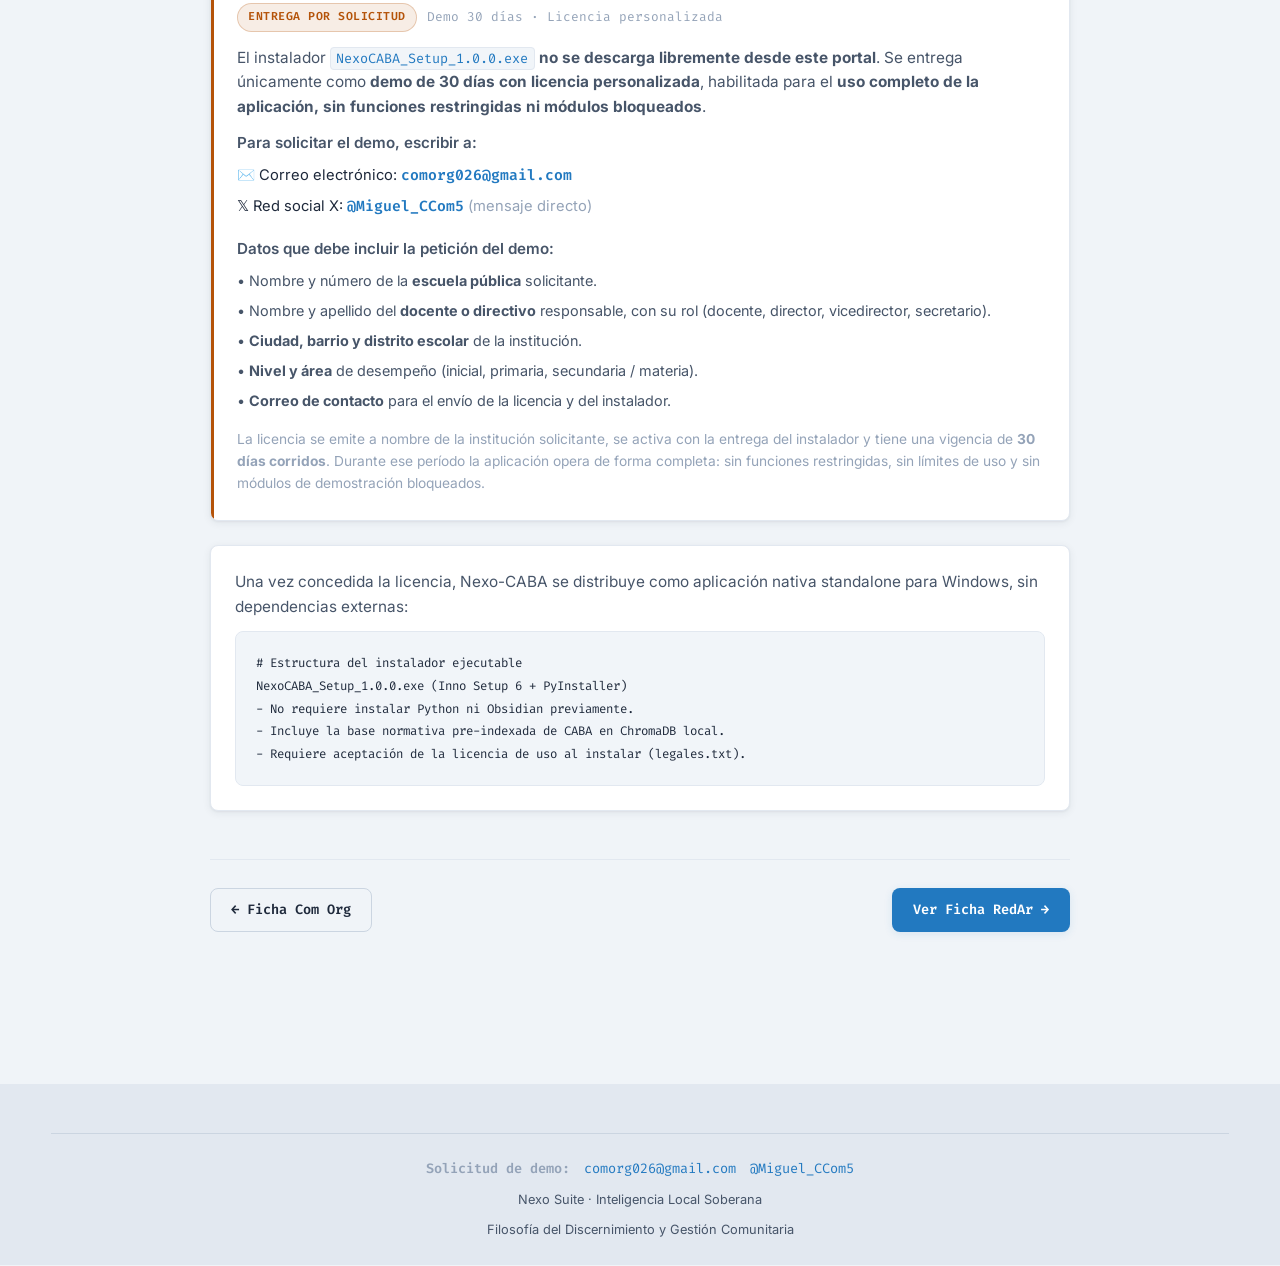
<file: docs/nexo.html>
<!DOCTYPE html>
<html lang="es">
<head>
  <meta charset="UTF-8">
  <meta name="viewport" content="width=device-width, initial-scale=1.0">
  <title>Nexo ∞ & Nexo-CABA — Motor Cognitivo e IA para Escuelas // Ecosistema Soberano</title>
  <meta name="description" content="Ficha técnica de Nexo Suite: Segundo Cerebro e IA local offline (Vulkan/GPU), RAG híbrido BM25 + ChromaDB, y su variante escolar Nexo-CABA en escuelas públicas.">

  <link rel="preconnect" href="https://fonts.googleapis.com">
  <link rel="preconnect" href="https://fonts.gstatic.com" crossorigin>
  <link href="https://fonts.googleapis.com/css2?family=Fira+Code:wght@400;500;600&family=Inter:wght@300;400;500;600;700&display=swap" rel="stylesheet">
  <link rel="stylesheet" href="../css/main.css">
</head>
<body>

  <!-- Navegación -->
  <header class="navbar">
    <div class="container nav-wrapper">
      <a href="../index.html" class="nav-brand">
        <img src="../manual/img/com-org.png" alt="Logo">
        <span>ECOSISTEMA<span class="accent">.SOBERANO</span></span>
      </a>

      <button class="nav-toggle" id="navToggle" aria-label="Abrir menú">☰</button>

      <ul class="nav-links" id="navLinks">
        <li><a href="../index.html">← Volver al Portal</a></li>
        <li><a href="../index.html#desarrollos">Desarrollos</a></li>
        <li><a href="../index.html#documentacion">Manuales</a></li>
        <li><a href="../manifiesto.html">Manifiesto</a></li>
        <li><a href="../estatuto.html">Estatuto</a></li>
      </ul>
    </div>
  </header>

  <main class="container-narrow section-padding">

    <div style="margin-bottom: 32px;">
      <span class="badge badge-amber" style="margin-bottom: 12px;">
        <span class="badge-dot"></span> Inferencia Local Offline · PySide6 · RAG Híbrido
      </span>
      <h1 style="font-size: clamp(2rem, 3.8vw, 2.6rem); margin-bottom: 12px;">
        ⚡ Nexo ∞ & Nexo-CABA
      </h1>
      <p style="font-size: 1.1rem; color: var(--text-secondary);">
        Entorno de optimización cognitiva privada y asistente pedagógico institucional para directivos y docentes de escuelas públicas.
      </p>
    </div>

    <!-- 1. Nexo ∞ Segundo Cerebro -->
    <section style="margin-bottom: 48px;">
      <div class="card card-tactical-amber" style="padding: 28px; margin-bottom: 24px;">
        <h2 style="font-size: 1.3rem; color: var(--accent-amber); margin-bottom: 12px;">
          Nexo ∞: Segundo Cerebro e IA Local
        </h2>
        <p style="margin-bottom: 14px;">
          Aplicación nativa de escritorio construida en Python y PySide6 (Qt) para la gestión soberana de conocimiento privado bajo formato de vault Obsidian. Permite ingestar, relacionar y consultar grandes volúmenes de documentos normativos, técnicos o literarios con un LLM cuantizado ejecutándose <strong>100% en local mediante llama.cpp (aceleración GPU Vulkan)</strong>, sin conexión a internet ni fuga de datos.
        </p>
        <p>
          Incorpora búsqueda híbrida con ranking BM25 + ChromaDB unificado mediante <em>Reciprocal Rank Fusion</em> (RRF) y generación de grafos conceptuales interactivos para detectar contradicciones y puntos ciegos.
        </p>
      </div>

      <div class="docs-table-wrapper" style="margin-bottom: 24px;">
        <table class="docs-table">
          <thead>
            <tr>
              <th>Capacidad</th>
              <th>Mecanismo Técnico</th>
              <th>Ventaja</th>
            </tr>
          </thead>
          <tbody>
            <tr>
              <td><strong>Inferencia Local</strong></td>
              <td>llama-server.exe (Vulkan x64) + modelos GGUF (Qwen2.5 / LFM2.5).</td>
              <td>Cero costo de API, total privacidad y latencia ultra baja.</td>
            </tr>
            <tr>
              <td><strong>RAG Híbrido</strong></td>
              <td>Capa 0 (anclaje léxico) + Capa 1 (BM25 + ChromaDB RRF) + Capa 2 (Lost-in-the-Middle).</td>
              <td>Elimina alucinaciones al responder ceñido a las leyes y documentos reales.</td>
            </tr>
            <tr>
              <td><strong>Enriquecimiento IA</strong></td>
              <td>Extracción automática de YAML frontmatter y taxonomías temáticas.</td>
              <td>Estructura el conocimiento sin requerir etiquetado manual.</td>
            </tr>
          </tbody>
        </table>
      </div>
    </section>

    <!-- 2. Caso de Éxito: Nexo-CABA para Escuelas -->
    <section style="margin-bottom: 48px;" id="educacion">
      <h2 style="font-size: 1.4rem; margin-bottom: 20px; border-bottom: 1px solid var(--border-subtle); padding-bottom: 8px;">
        Nexo-CABA: Asistente Pedagógico para Escuelas Públicas
      </h2>

      <div class="card card-tactical-border" style="padding: 24px; margin-bottom: 24px;">
        <div style="display: flex; gap: 8px; align-items: center; margin-bottom: 12px;">
          <span class="badge badge-emerald">En Prueba Piloto Activa</span>
          <span style="font-size: 0.85rem; color: var(--text-muted);">Escuela Pública CABA · Octubre 2026</span>
        </div>
        <p style="margin-bottom: 14px;">
          Nexo-CABA adapta el motor Nexo a las necesidades de directores y docentes de escuelas públicas de la Ciudad de Buenos Aires. Elimina la burocracia administrativa asistiendo en la redacción de <strong>Planificaciones Anuales</strong> y <strong>Proyectos Docentes</strong> alineados con el Diseño Curricular de CABA y leyes nacionales (ESI 26.150, NNyA 26.061, Educación Ambiental 27.621).
        </p>
        <p style="font-size: 0.95rem; font-weight: 500; color: var(--text-primary);">
          Principios clave de diseño:
        </p>
        <ul style="list-style: none; margin-top: 8px; display: flex; flex-direction: column; gap: 8px; font-size: 0.9rem;">
          <li>✓ <strong>Cero tecnicismos:</strong> La interfaz no muestra palabras como "RAG", "Vault", "Embeddings" ni "Markdown".</li>
          <li>✓ <strong>Flujo guiado en 4 pasos:</strong> Parámetros institucionales → Núcleo temático → Borrador asistido → Validación.</li>
          <li>✓ <strong>11 Reglas de Coherencia Normativa:</strong> Validaciones automáticas deterministas sin consumir cuota de red.</li>
          <li>✓ <strong>Exportación Directa a Word (.docx):</strong> Genera el documento listo para entregar con membrete institucional oficial en un solo clic.</li>
        </ul>
        <p style="margin-top: 16px; font-size: 0.9rem; color: var(--text-secondary);">
          El acceso al instalador se otorga mediante <strong>demo de 30 días con licencia personalizada</strong> para la escuela solicitante, con uso completo y sin funciones restringidas.
        </p>
        <div style="margin-top: 18px;">
          <a href="#descarga" class="btn btn-primary btn-sm">Solicitar Demo Docente</a>
        </div>
      </div>
    </section>

    <!-- 3. Descarga y Despliegue: entrega bajo solicitud de demo -->
    <section style="margin-bottom: 48px;" id="descarga">
      <h2 style="font-size: 1.4rem; margin-bottom: 20px; border-bottom: 1px solid var(--border-subtle); padding-bottom: 8px;">
        Descarga y Entrega del Instalador
      </h2>

      <div class="card card-tactical-amber" style="padding: 26px; margin-bottom: 24px;">
        <div style="display: flex; gap: 10px; align-items: center; flex-wrap: wrap; margin-bottom: 14px;">
          <span class="badge badge-amber">Entrega por Solicitud</span>
          <span style="font-size: 0.8rem; color: var(--text-muted); font-family: var(--font-mono);">Demo 30 días · Licencia personalizada</span>
        </div>

        <p style="margin-bottom: 12px;">
          El instalador <code class="codigo">NexoCABA_Setup_1.0.0.exe</code> <strong>no se descarga libremente desde este portal</strong>. Se entrega únicamente como <strong>demo de 30 días con licencia personalizada</strong>, habilitada para el <strong>uso completo de la aplicación, sin funciones restringidas ni módulos bloqueados</strong>.
        </p>

        <p style="font-size: 0.95rem; font-weight: 600; margin-bottom: 8px;">Para solicitar el demo, escribir a:</p>
        <ul style="list-style: none; display: flex; flex-direction: column; gap: 8px; font-size: 0.92rem; margin-bottom: 18px;">
          <li>
            ✉️ Correo electrónico:
            <a href="mailto:comorg026@gmail.com?subject=Solicitud%20de%20demo%20Nexo-CABA&amp;body=Nombre%20y%20apellido%20del%20docente%20o%20directivo%3A%0ARol%20(docente%2C%20director%2C%20vicedirector%2C%20secretario)%3A%0AEscuela%20publica%20(nombre%20y%20numero)%3A%0AJurisdiccion%20%2F%20ciudad%20%2F%20barrio%3A%0ADistrito%20escolar%3A%0ANivel%20y%20area%20(inicial%2C%20primaria%2C%20secundaria%20%2F%20materia)%3A%0ACorreo%20de%20contacto%3A%0ATelefono%20(opcional)%3A" style="font-family: var(--font-mono); font-weight: 600;">comorg026@gmail.com</a>
          </li>
          <li>
            𝕏 Red social X:
            <a href="https://x.com/Miguel_CCom5" target="_blank" rel="noopener" style="font-family: var(--font-mono); font-weight: 600;">@Miguel_CCom5</a>
            <span style="color: var(--text-muted);"> (mensaje directo)</span>
          </li>
        </ul>

        <p style="font-size: 0.95rem; font-weight: 600; margin-bottom: 8px;">Datos que debe incluir la petición del demo:</p>
        <ul style="list-style: none; display: flex; flex-direction: column; gap: 7px; font-size: 0.9rem; color: var(--text-secondary); margin-bottom: 16px;">
          <li>• Nombre y número de la <strong>escuela pública</strong> solicitante.</li>
          <li>• Nombre y apellido del <strong>docente o directivo</strong> responsable, con su rol (docente, director, vicedirector, secretario).</li>
          <li>• <strong>Ciudad, barrio y distrito escolar</strong> de la institución.</li>
          <li>• <strong>Nivel y área</strong> de desempeño (inicial, primaria, secundaria / materia).</li>
          <li>• <strong>Correo de contacto</strong> para el envío de la licencia y del instalador.</li>
        </ul>

        <p style="font-size: 0.86rem; color: var(--text-muted);">
          La licencia se emite a nombre de la institución solicitante, se activa con la entrega del instalador y tiene una vigencia de <strong>30 días corridos</strong>. Durante ese período la aplicación opera de forma completa: sin funciones restringidas, sin límites de uso y sin módulos de demostración bloqueados.
        </p>
      </div>

      <div class="card" style="padding: 24px;">
        <p style="margin-bottom: 12px;">
          Una vez concedida la licencia, Nexo-CABA se distribuye como aplicación nativa standalone para Windows, sin dependencias externas:
        </p>
        <pre><code># Estructura del instalador ejecutable
NexoCABA_Setup_1.0.0.exe (Inno Setup 6 + PyInstaller)
- No requiere instalar Python ni Obsidian previamente.
- Incluye la base normativa pre-indexada de CABA en ChromaDB local.
- Requiere aceptación de la licencia de uso al instalar (legales.txt).</code></pre>
      </div>
    </section>

    <!-- Navegación final -->
    <div style="display: flex; justify-content: space-between; align-items: center; border-top: 1px solid var(--border-subtle); padding-top: 28px; flex-wrap: wrap; gap: 16px;">
      <a href="com-org.html" class="btn btn-outline">← Ficha Com Org</a>
      <a href="redar.html" class="btn btn-primary">Ver Ficha RedAr →</a>
    </div>

  </main>

  <!-- Footer -->
  <footer>
    <div class="container footer-bottom" style="flex-direction: column; gap: 10px;">
      <div style="display: flex; flex-wrap: wrap; align-items: center; justify-content: center; gap: 14px; font-size: 0.85rem; color: var(--text-muted);">
        <span style="font-weight: 600; font-family: var(--font-mono);">Solicitud de demo:</span>
        <a href="mailto:comorg026@gmail.com" style="color: var(--accent-emerald); font-family: var(--font-mono);">comorg026@gmail.com</a>
        <a href="https://x.com/Miguel_CCom5" target="_blank" rel="noopener" style="color: var(--accent-emerald); font-family: var(--font-mono);">@Miguel_CCom5</a>
      </div>
      <div>Nexo Suite · Inteligencia Local Soberana</div>
      <div>Filosofía del Discernimiento y Gestión Comunitaria</div>
    </div>
  </footer>

  <script>
    const navToggle = document.getElementById('navToggle');
    const navLinks = document.getElementById('navLinks');
    if (navToggle && navLinks) {
      navToggle.addEventListener('click', () => {
        navLinks.classList.toggle('is-open');
      });
    }
  </script>
</body>
</html>
</file>
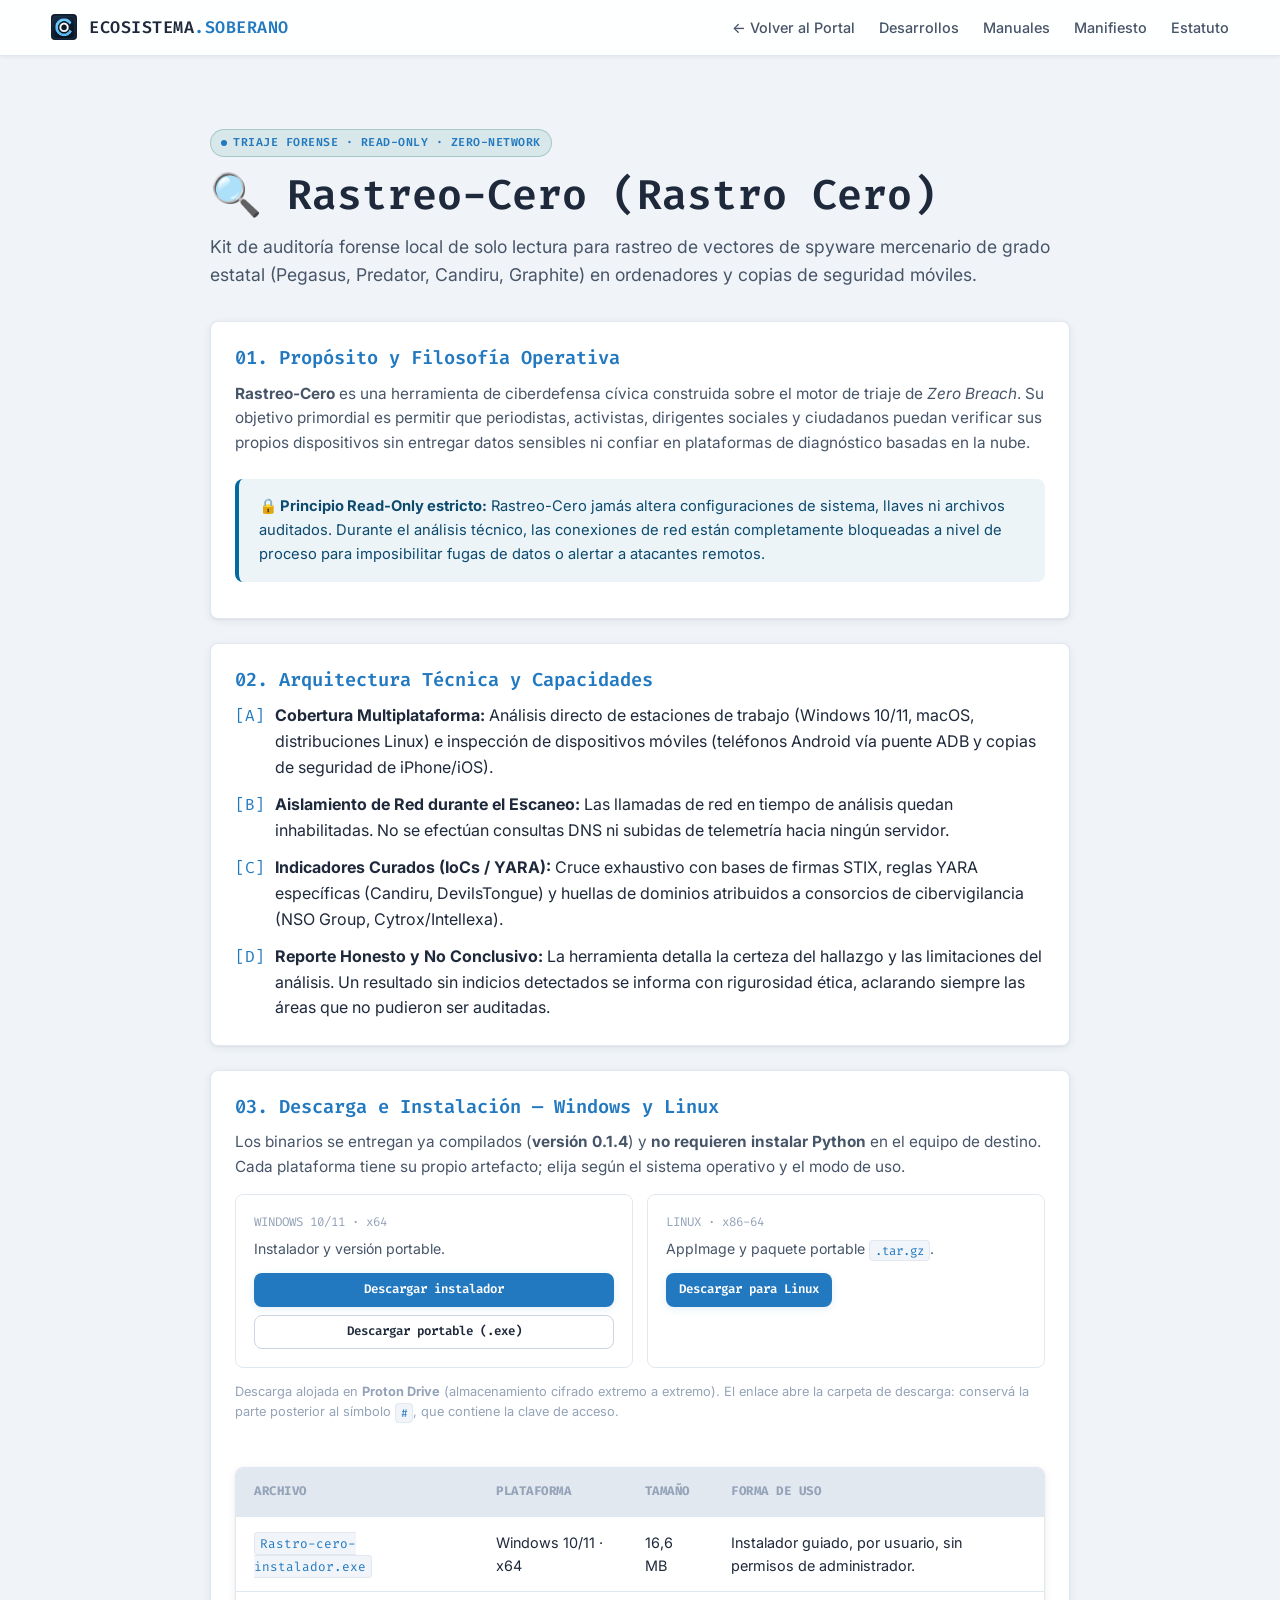
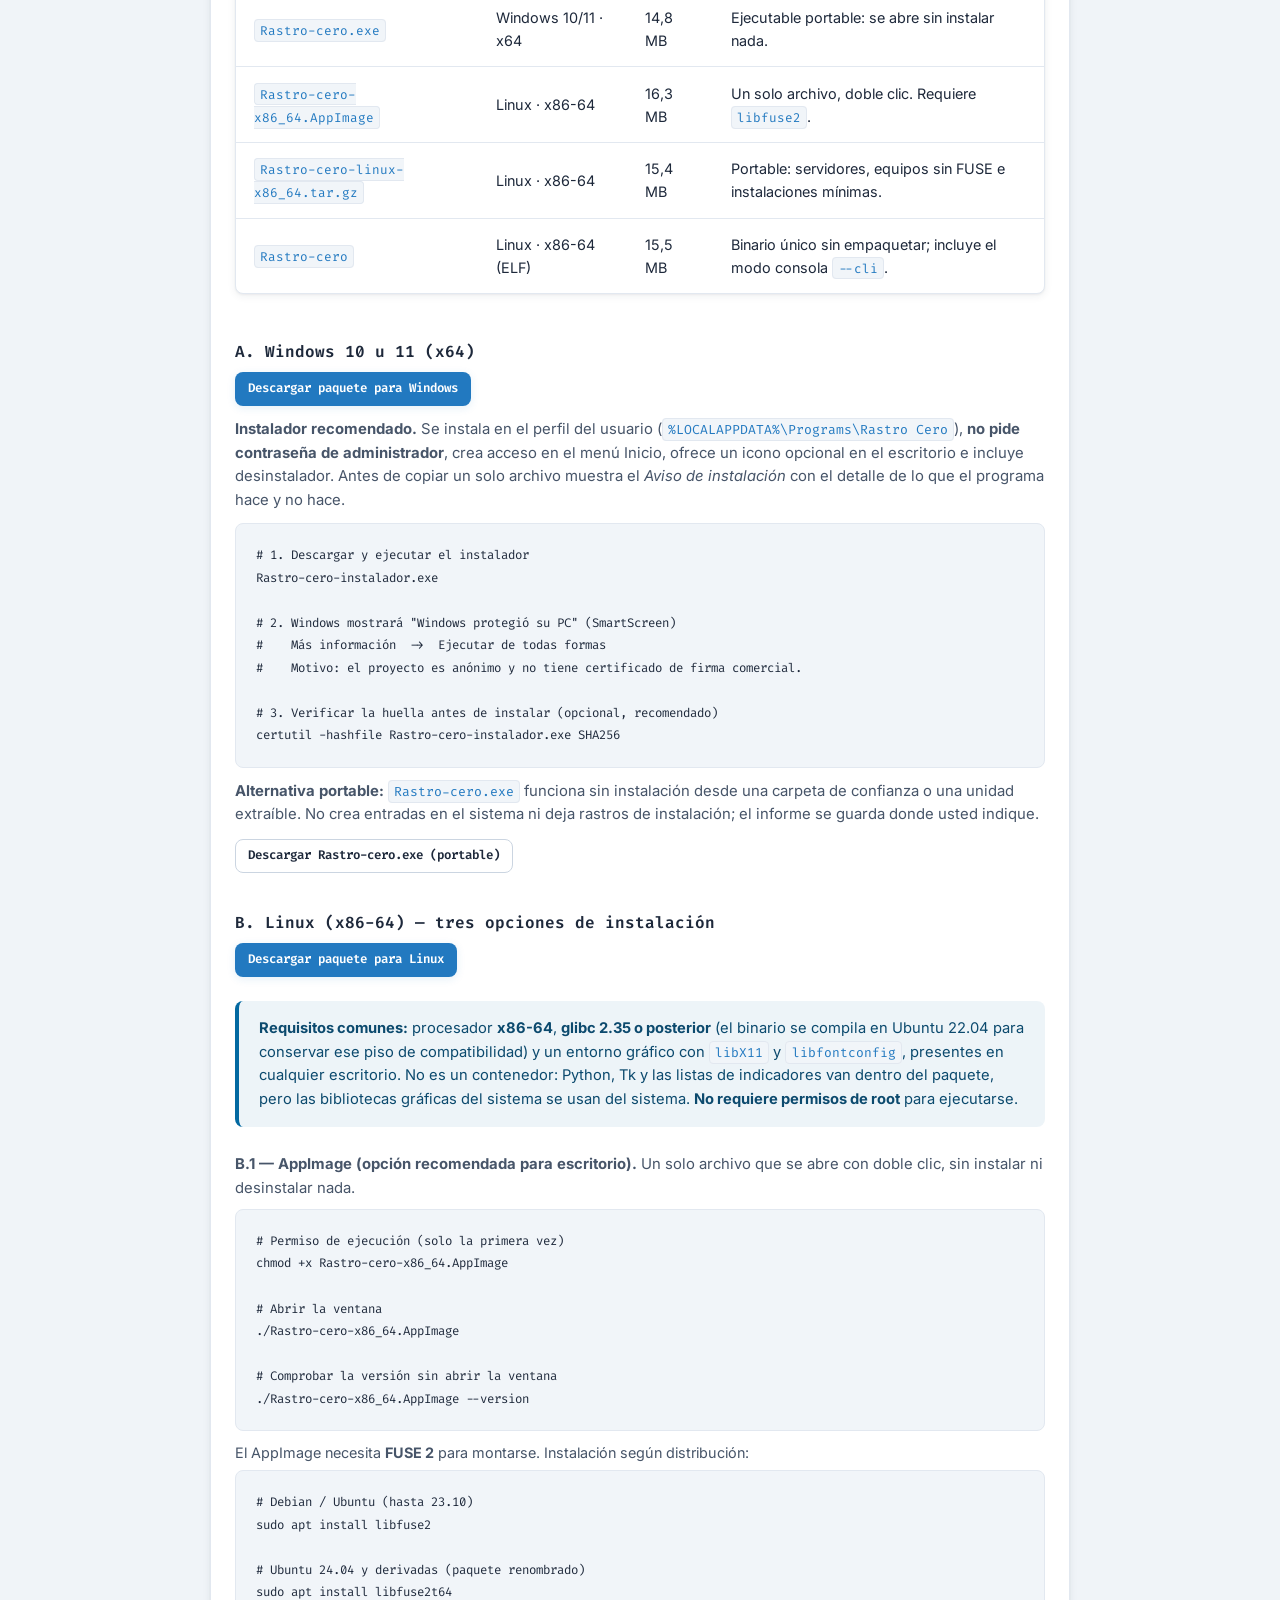
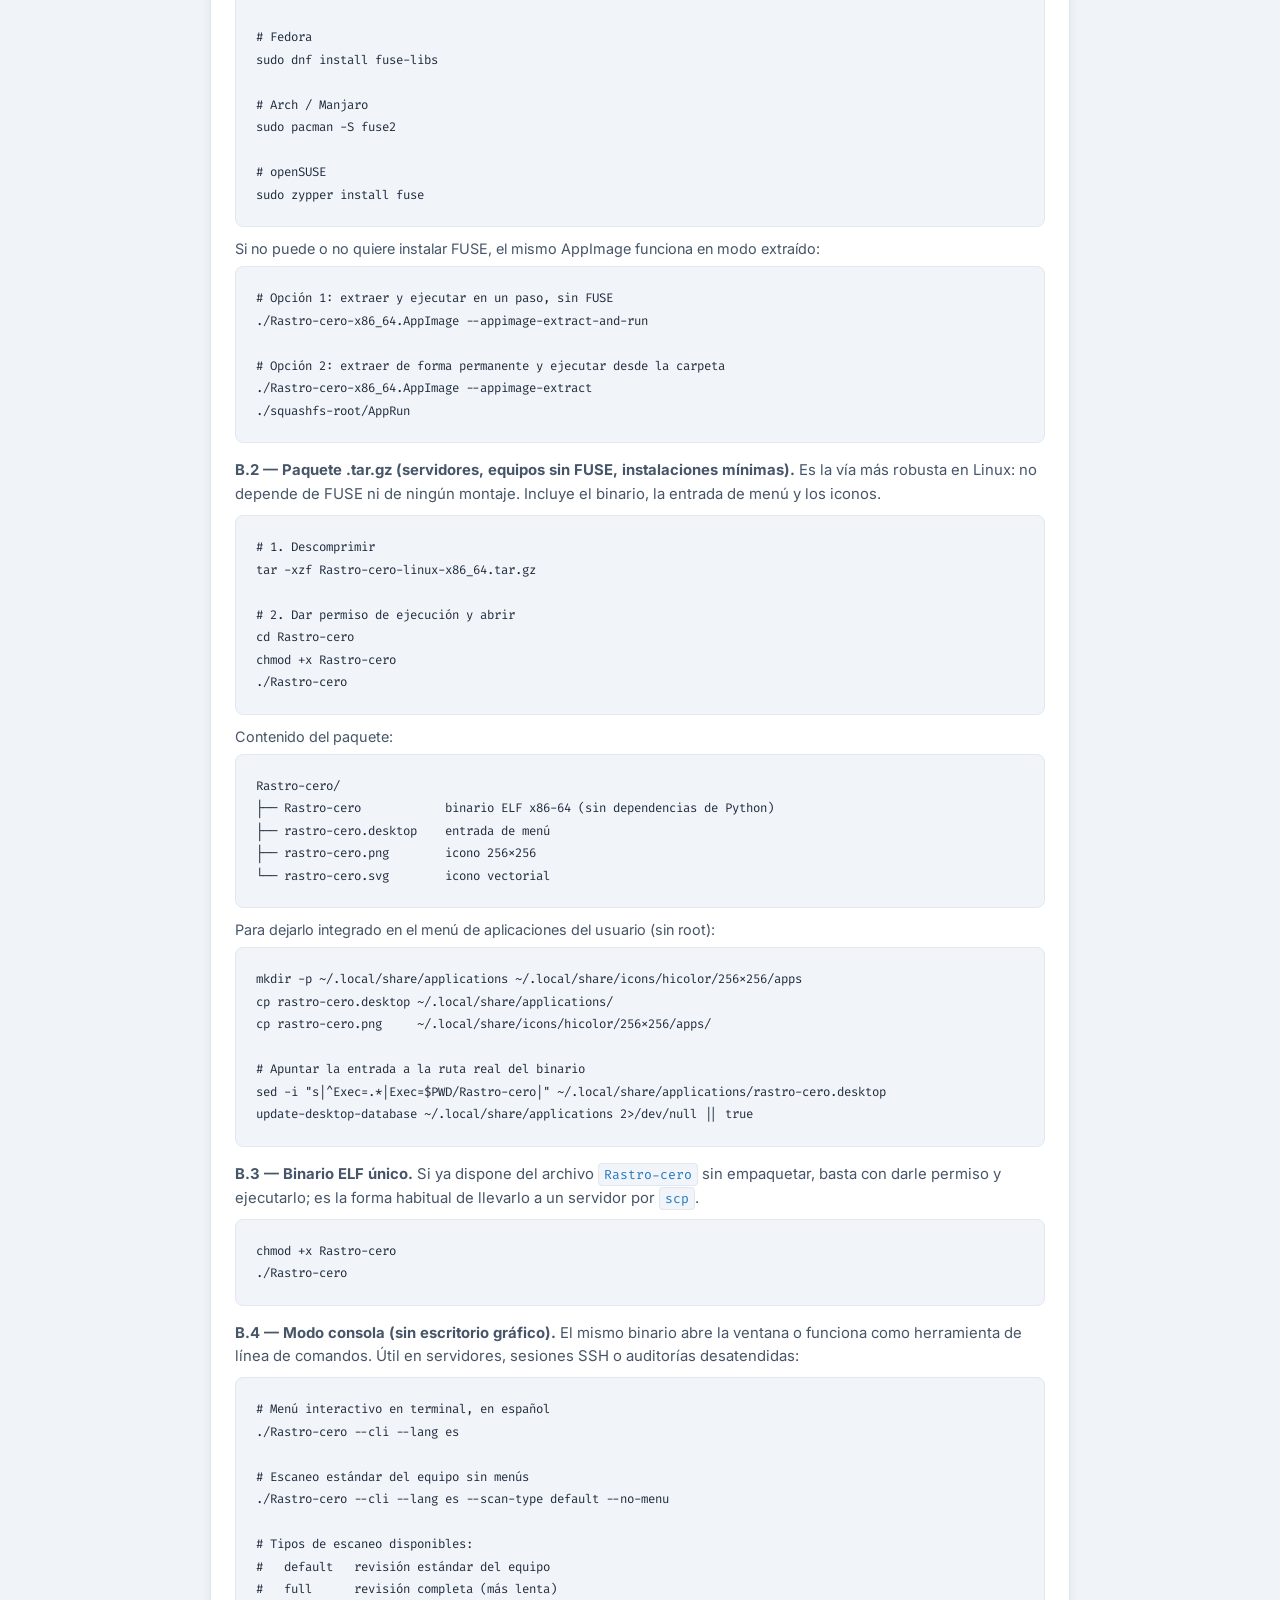
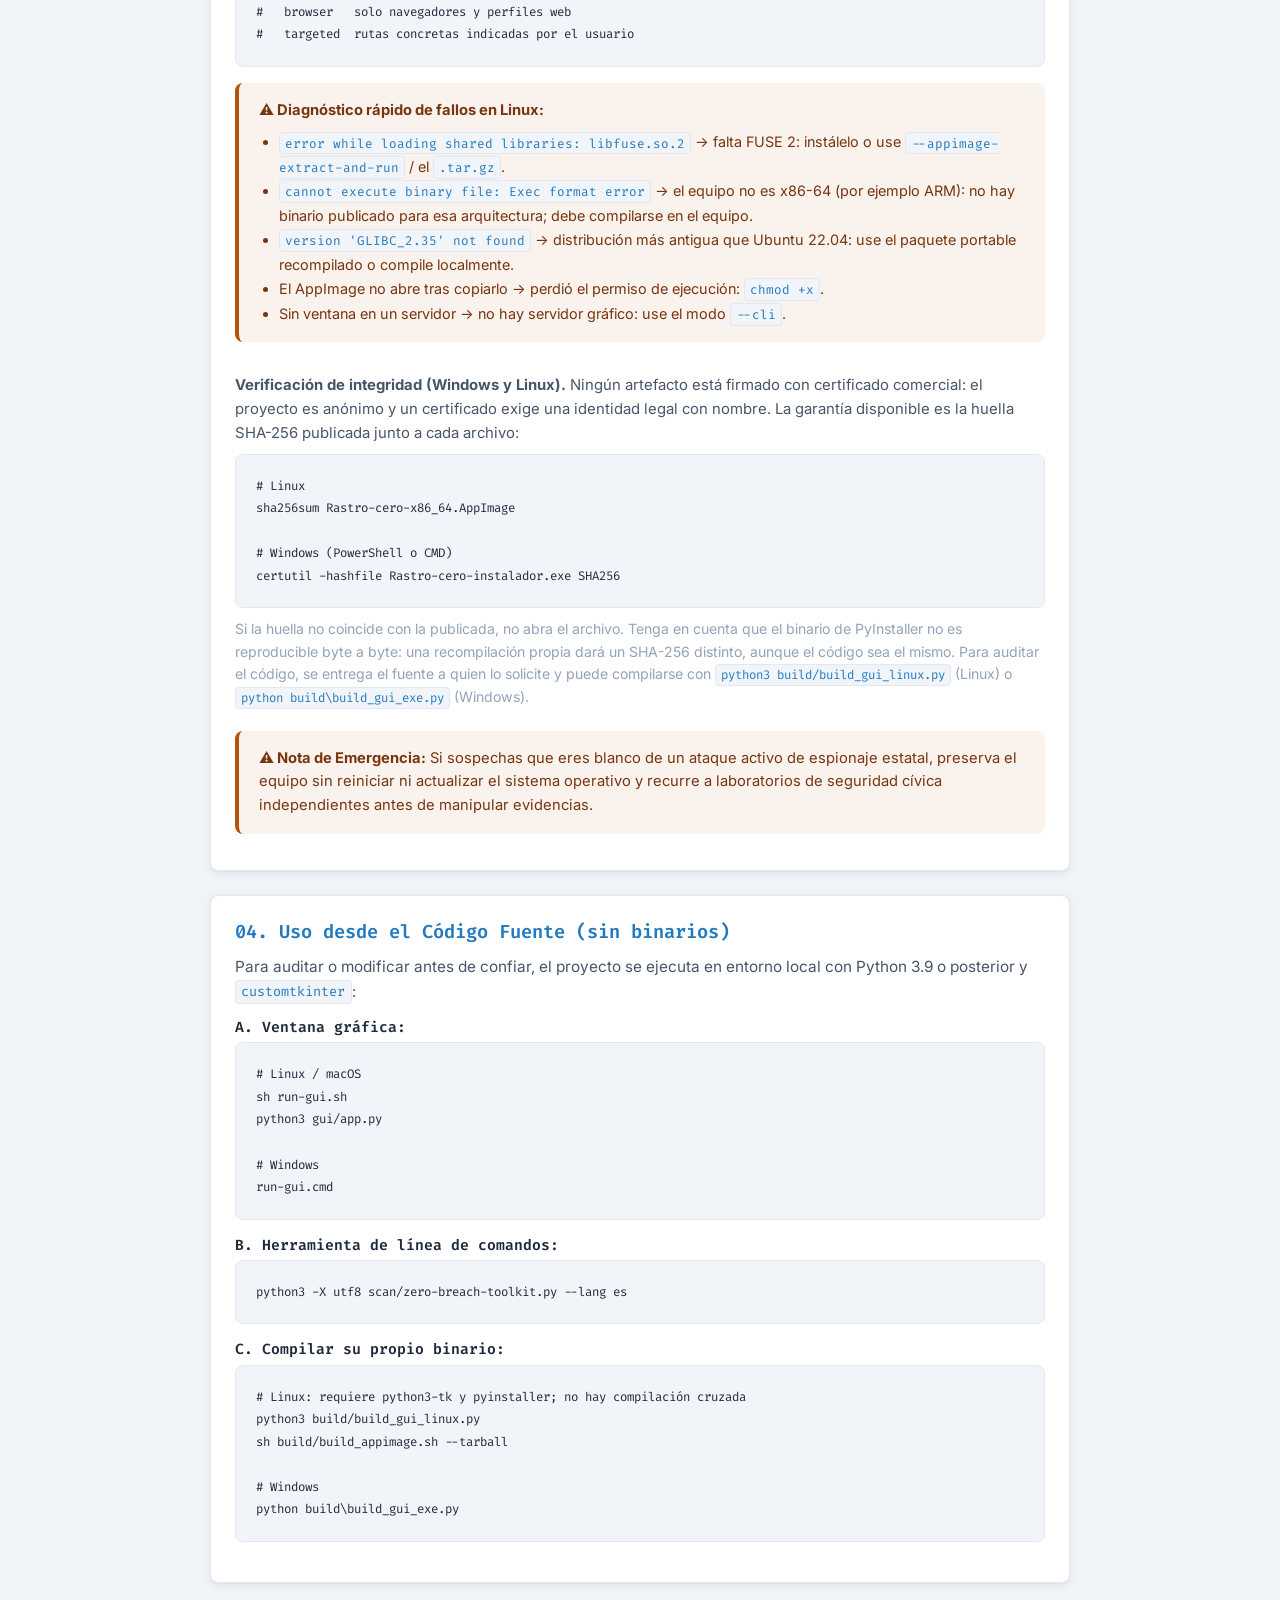
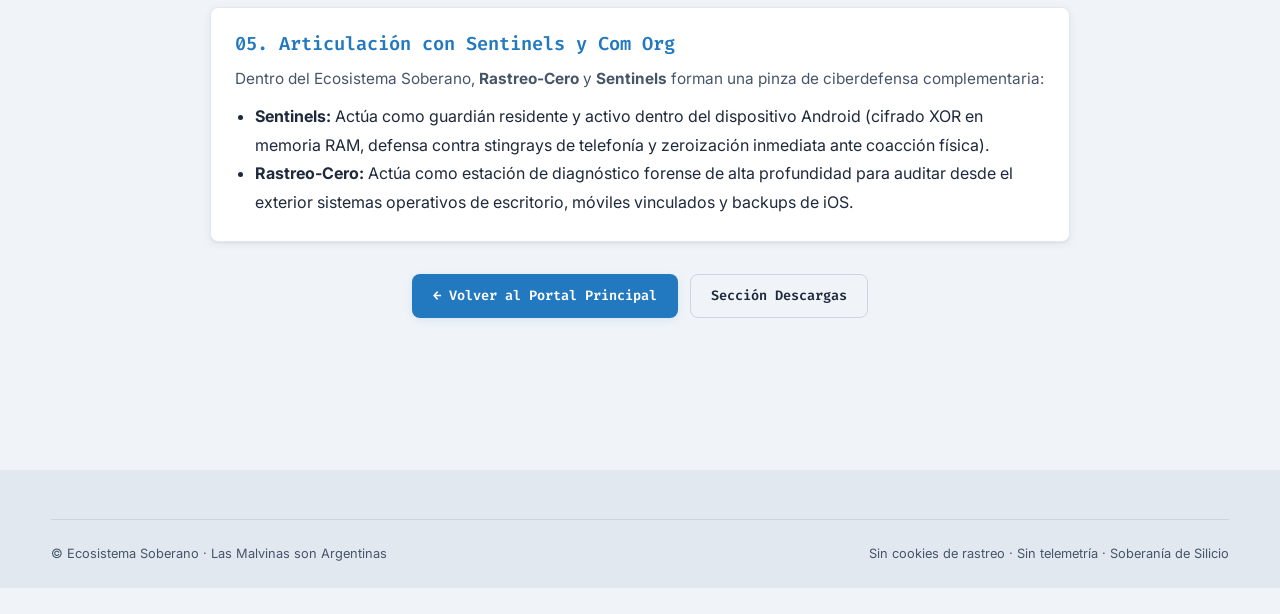
<file: docs/rastreo-cero.html>
<!DOCTYPE html>
<html lang="es">
<head>
  <meta charset="UTF-8">
  <meta name="viewport" content="width=device-width, initial-scale=1.0">
  <title>Rastreo-Cero — Detección Forense Local de Spyware Mercenario // Ecosistema Soberano</title>
  <meta name="description" content="Ficha técnica de Rastreo-Cero: kit de triaje forense local de solo lectura para auditar indicios de spyware mercenario (Pegasus, Predator, Candiru) en Windows, Mac, Linux, Android e iOS.">

  <link rel="preconnect" href="https://fonts.googleapis.com">
  <link rel="preconnect" href="https://fonts.gstatic.com" crossorigin>
  <link href="https://fonts.googleapis.com/css2?family=Fira+Code:wght@400;500;600&family=Inter:wght@300;400;500;600;700&display=swap" rel="stylesheet">
  <link rel="stylesheet" href="../css/main.css">
</head>
<body>

  <!-- Navegación -->
  <header class="navbar">
    <div class="container nav-wrapper">
      <a href="../index.html" class="nav-brand">
        <img src="../manual/img/com-org.png" alt="Logo">
        <span>ECOSISTEMA<span class="accent">.SOBERANO</span></span>
      </a>

      <button class="nav-toggle" id="navToggle" aria-label="Abrir menú">☰</button>

      <ul class="nav-links" id="navLinks">
        <li><a href="../index.html">← Volver al Portal</a></li>
        <li><a href="../index.html#desarrollos">Desarrollos</a></li>
        <li><a href="../index.html#documentacion">Manuales</a></li>
        <li><a href="../manifiesto.html">Manifiesto</a></li>
        <li><a href="../estatuto.html">Estatuto</a></li>
      </ul>
    </div>
  </header>

  <main class="container-narrow section-padding">

    <div style="margin-bottom: 32px;">
      <span class="badge badge-emerald" style="margin-bottom: 12px;">
        <span class="badge-dot"></span> Triaje Forense · Read-Only · Zero-Network
      </span>
      <h1 style="font-size: clamp(2rem, 3.8vw, 2.6rem); margin-bottom: 12px;">
        🔍 Rastreo-Cero (Rastro Cero)
      </h1>
      <p style="font-size: 1.1rem; color: var(--text-secondary);">
        Kit de auditoría forense local de solo lectura para rastreo de vectores de spyware mercenario de grado estatal (Pegasus, Predator, Candiru, Graphite) en ordenadores y copias de seguridad móviles.
      </p>
    </div>

    <!-- 1. Resumen y Propósito -->
    <section class="card" style="margin-bottom: 24px;">
      <h3 style="margin-bottom: 12px; font-family: var(--font-mono); color: var(--accent-emerald);">
        01. Propósito y Filosofía Operativa
      </h3>
      <p style="margin-bottom: 12px;">
        <strong>Rastreo-Cero</strong> es una herramienta de ciberdefensa cívica construida sobre el motor de triaje de <em>Zero Breach</em>. Su objetivo primordial es permitir que periodistas, activistas, dirigentes sociales y ciudadanos puedan verificar sus propios dispositivos sin entregar datos sensibles ni confiar en plataformas de diagnóstico basadas en la nube.
      </p>
      <div class="alert alert-info" style="margin: 12px 0;">
        <strong>🔒 Principio Read-Only estricto:</strong> Rastreo-Cero jamás altera configuraciones de sistema, llaves ni archivos auditados. Durante el análisis técnico, las conexiones de red están completamente bloqueadas a nivel de proceso para imposibilitar fugas de datos o alertar a atacantes remotos.
      </div>
    </section>

    <!-- 2. Arquitectura de Ciberdefensa -->
    <section class="card" style="margin-bottom: 24px;">
      <h3 style="margin-bottom: 12px; font-family: var(--font-mono); color: var(--accent-emerald);">
        02. Arquitectura Técnica y Capacidades
      </h3>
      <ul style="list-style: none; display: flex; flex-direction: column; gap: 12px; padding-left: 0;">
        <li style="display: flex; gap: 10px; align-items: flex-start;">
          <span style="color: var(--accent-emerald); font-family: var(--font-mono);">[A]</span>
          <div>
            <strong>Cobertura Multiplataforma:</strong> Análisis directo de estaciones de trabajo (Windows 10/11, macOS, distribuciones Linux) e inspección de dispositivos móviles (teléfonos Android vía puente ADB y copias de seguridad de iPhone/iOS).
          </div>
        </li>
        <li style="display: flex; gap: 10px; align-items: flex-start;">
          <span style="color: var(--accent-emerald); font-family: var(--font-mono);">[B]</span>
          <div>
            <strong>Aislamiento de Red durante el Escaneo:</strong> Las llamadas de red en tiempo de análisis quedan inhabilitadas. No se efectúan consultas DNS ni subidas de telemetría hacia ningún servidor.
          </div>
        </li>
        <li style="display: flex; gap: 10px; align-items: flex-start;">
          <span style="color: var(--accent-emerald); font-family: var(--font-mono);">[C]</span>
          <div>
            <strong>Indicadores Curados (IoCs / YARA):</strong> Cruce exhaustivo con bases de firmas STIX, reglas YARA específicas (Candiru, DevilsTongue) y huellas de dominios atribuidos a consorcios de cibervigilancia (NSO Group, Cytrox/Intellexa).
          </div>
        </li>
        <li style="display: flex; gap: 10px; align-items: flex-start;">
          <span style="color: var(--accent-emerald); font-family: var(--font-mono);">[D]</span>
          <div>
            <strong>Reporte Honesto y No Conclusivo:</strong> La herramienta detalla la certeza del hallazgo y las limitaciones del análisis. Un resultado sin indicios detectados se informa con rigurosidad ética, aclarando siempre las áreas que no pudieron ser auditadas.
          </div>
        </li>
      </ul>
    </section>

    <!-- 3. Descarga e Instalación: Windows y Linux -->
    <section class="card" id="guia" style="margin-bottom: 24px;">
      <h3 style="margin-bottom: 12px; font-family: var(--font-mono); color: var(--accent-emerald);">
        03. Descarga e Instalación — Windows y Linux
      </h3>
      <p style="margin-bottom: 14px;">
        Los binarios se entregan ya compilados (<strong>versión 0.1.4</strong>) y <strong>no requieren instalar Python</strong> en el equipo de destino. Cada plataforma tiene su propio artefacto; elija según el sistema operativo y el modo de uso.
      </p>

      <!-- Enlaces de descarga (Proton Drive) -->
      <div style="display: grid; grid-template-columns: repeat(auto-fit, minmax(230px, 1fr)); gap: 14px; margin-bottom: 14px;">
        <div style="border: 1px solid var(--border-subtle); border-radius: var(--radius-md); padding: 18px; background: var(--bg-surface);">
          <p style="font-family: var(--font-mono); font-size: 0.78rem; color: var(--text-muted); margin-bottom: 6px;">WINDOWS 10/11 · x64</p>
          <p style="font-size: 0.88rem; margin-bottom: 12px;">Instalador y versión portable.</p>
          <div style="display: grid; gap: 8px;">
            <a href="https://drive.proton.me/urls/XEYK11CY8C#z33mkShtrq5V" target="_blank" rel="noopener" class="btn btn-primary btn-sm">Descargar instalador</a>
            <a href="https://drive.proton.me/urls/X3NXVF16R0#01LM379vPPRo" target="_blank" rel="noopener" class="btn btn-outline btn-sm">Descargar portable (.exe)</a>
          </div>
        </div>
        <div style="border: 1px solid var(--border-subtle); border-radius: var(--radius-md); padding: 18px; background: var(--bg-surface);">
          <p style="font-family: var(--font-mono); font-size: 0.78rem; color: var(--text-muted); margin-bottom: 6px;">LINUX · x86-64</p>
          <p style="font-size: 0.88rem; margin-bottom: 12px;">AppImage y paquete portable <code class="codigo">.tar.gz</code>.</p>
          <a href="https://drive.proton.me/urls/BV1HSJ0VP0#atJsTSdx8yA2" target="_blank" rel="noopener" class="btn btn-primary btn-sm">Descargar para Linux</a>
        </div>
      </div>

      <p style="font-size: 0.8rem; color: var(--text-muted); margin-bottom: 20px;">
        Descarga alojada en <strong>Proton Drive</strong> (almacenamiento cifrado extremo a extremo). El enlace abre la carpeta de descarga: conservá la parte posterior al símbolo <code class="codigo">#</code>, que contiene la clave de acceso.
      </p>

      <div class="docs-table-wrapper" style="margin-bottom: 24px;">
        <table class="docs-table">
          <thead>
            <tr>
              <th>Archivo</th>
              <th>Plataforma</th>
              <th>Tamaño</th>
              <th>Forma de uso</th>
            </tr>
          </thead>
          <tbody>
            <tr>
              <td><code class="codigo">Rastro-cero-instalador.exe</code></td>
              <td>Windows 10/11 · x64</td>
              <td>16,6 MB</td>
              <td>Instalador guiado, por usuario, sin permisos de administrador.</td>
            </tr>
            <tr>
              <td><code class="codigo">Rastro-cero.exe</code></td>
              <td>Windows 10/11 · x64</td>
              <td>14,8 MB</td>
              <td>Ejecutable portable: se abre sin instalar nada.</td>
            </tr>
            <tr>
              <td><code class="codigo">Rastro-cero-x86_64.AppImage</code></td>
              <td>Linux · x86-64</td>
              <td>16,3 MB</td>
              <td>Un solo archivo, doble clic. Requiere <code class="codigo">libfuse2</code>.</td>
            </tr>
            <tr>
              <td><code class="codigo">Rastro-cero-linux-x86_64.tar.gz</code></td>
              <td>Linux · x86-64</td>
              <td>15,4 MB</td>
              <td>Portable: servidores, equipos sin FUSE e instalaciones mínimas.</td>
            </tr>
            <tr>
              <td><code class="codigo">Rastro-cero</code></td>
              <td>Linux · x86-64 (ELF)</td>
              <td>15,5 MB</td>
              <td>Binario único sin empaquetar; incluye el modo consola <code class="codigo">--cli</code>.</td>
            </tr>
          </tbody>
        </table>
      </div>

      <!-- Windows -->
      <h4 style="font-size: 1rem; font-family: var(--font-mono); margin: 24px 0 10px; color: var(--text-primary);">
        A. Windows 10 u 11 (x64)
      </h4>

      <p style="margin-bottom: 12px;">
        <a href="https://drive.proton.me/urls/XEYK11CY8C#z33mkShtrq5V" target="_blank" rel="noopener" class="btn btn-primary btn-sm">Descargar paquete para Windows</a>
      </p>

      <p style="margin-bottom: 10px; font-size: 0.93rem;">
        <strong>Instalador recomendado.</strong> Se instala en el perfil del usuario (<code class="codigo">%LOCALAPPDATA%\Programs\Rastro Cero</code>), <strong>no pide contraseña de administrador</strong>, crea acceso en el menú Inicio, ofrece un icono opcional en el escritorio e incluye desinstalador. Antes de copiar un solo archivo muestra el <em>Aviso de instalación</em> con el detalle de lo que el programa hace y no hace.
      </p>

      <pre><code># 1. Descargar y ejecutar el instalador
Rastro-cero-instalador.exe

# 2. Windows mostrará "Windows protegió su PC" (SmartScreen)
#    Más información  ->  Ejecutar de todas formas
#    Motivo: el proyecto es anónimo y no tiene certificado de firma comercial.

# 3. Verificar la huella antes de instalar (opcional, recomendado)
certutil -hashfile Rastro-cero-instalador.exe SHA256</code></pre>

      <p style="margin: 12px 0; font-size: 0.93rem;">
        <strong>Alternativa portable:</strong> <code class="codigo">Rastro-cero.exe</code> funciona sin instalación desde una carpeta de confianza o una unidad extraíble. No crea entradas en el sistema ni deja rastros de instalación; el informe se guarda donde usted indique.
      </p>

      <p style="margin-bottom: 12px;">
        <a href="https://drive.proton.me/urls/X3NXVF16R0#01LM379vPPRo" target="_blank" rel="noopener" class="btn btn-outline btn-sm">Descargar Rastro-cero.exe (portable)</a>
      </p>

      <!-- Linux -->
      <h4 style="font-size: 1rem; font-family: var(--font-mono); margin: 28px 0 10px; color: var(--text-primary);">
        B. Linux (x86-64) — tres opciones de instalación
      </h4>

      <p style="margin-bottom: 12px;">
        <a href="https://drive.proton.me/urls/BV1HSJ0VP0#atJsTSdx8yA2" target="_blank" rel="noopener" class="btn btn-primary btn-sm">Descargar paquete para Linux</a>
      </p>

      <div class="alert alert-info" style="margin: 12px 0;">
        <strong>Requisitos comunes:</strong> procesador <strong>x86-64</strong>, <strong>glibc 2.35 o posterior</strong> (el binario se compila en Ubuntu 22.04 para conservar ese piso de compatibilidad) y un entorno gráfico con <code class="codigo">libX11</code> y <code class="codigo">libfontconfig</code>, presentes en cualquier escritorio. No es un contenedor: Python, Tk y las listas de indicadores van dentro del paquete, pero las bibliotecas gráficas del sistema se usan del sistema. <strong>No requiere permisos de root</strong> para ejecutarse.
      </div>

      <p style="margin: 14px 0 8px; font-size: 0.93rem;">
        <strong>B.1 — AppImage (opción recomendada para escritorio).</strong> Un solo archivo que se abre con doble clic, sin instalar ni desinstalar nada.
      </p>

      <pre><code># Permiso de ejecución (solo la primera vez)
chmod +x Rastro-cero-x86_64.AppImage

# Abrir la ventana
./Rastro-cero-x86_64.AppImage

# Comprobar la versión sin abrir la ventana
./Rastro-cero-x86_64.AppImage --version</code></pre>

      <p style="margin: 10px 0 6px; font-size: 0.9rem; color: var(--text-secondary);">
        El AppImage necesita <strong>FUSE 2</strong> para montarse. Instalación según distribución:
      </p>

      <pre><code># Debian / Ubuntu (hasta 23.10)
sudo apt install libfuse2

# Ubuntu 24.04 y derivadas (paquete renombrado)
sudo apt install libfuse2t64

# Fedora
sudo dnf install fuse-libs

# Arch / Manjaro
sudo pacman -S fuse2

# openSUSE
sudo zypper install fuse</code></pre>

      <p style="margin: 10px 0 6px; font-size: 0.9rem; color: var(--text-secondary);">
        Si no puede o no quiere instalar FUSE, el mismo AppImage funciona en modo extraído:
      </p>

      <pre><code># Opción 1: extraer y ejecutar en un paso, sin FUSE
./Rastro-cero-x86_64.AppImage --appimage-extract-and-run

# Opción 2: extraer de forma permanente y ejecutar desde la carpeta
./Rastro-cero-x86_64.AppImage --appimage-extract
./squashfs-root/AppRun</code></pre>

      <p style="margin: 16px 0 8px; font-size: 0.93rem;">
        <strong>B.2 — Paquete .tar.gz (servidores, equipos sin FUSE, instalaciones mínimas).</strong> Es la vía más robusta en Linux: no depende de FUSE ni de ningún montaje. Incluye el binario, la entrada de menú y los iconos.
      </p>

      <pre><code># 1. Descomprimir
tar -xzf Rastro-cero-linux-x86_64.tar.gz

# 2. Dar permiso de ejecución y abrir
cd Rastro-cero
chmod +x Rastro-cero
./Rastro-cero</code></pre>

      <p style="margin: 10px 0 6px; font-size: 0.9rem; color: var(--text-secondary);">
        Contenido del paquete:
      </p>

      <pre><code>Rastro-cero/
├── Rastro-cero            binario ELF x86-64 (sin dependencias de Python)
├── rastro-cero.desktop    entrada de menú
├── rastro-cero.png        icono 256x256
└── rastro-cero.svg        icono vectorial</code></pre>

      <p style="margin: 10px 0 6px; font-size: 0.9rem; color: var(--text-secondary);">
        Para dejarlo integrado en el menú de aplicaciones del usuario (sin root):
      </p>

      <pre><code>mkdir -p ~/.local/share/applications ~/.local/share/icons/hicolor/256x256/apps
cp rastro-cero.desktop ~/.local/share/applications/
cp rastro-cero.png     ~/.local/share/icons/hicolor/256x256/apps/

# Apuntar la entrada a la ruta real del binario
sed -i "s|^Exec=.*|Exec=$PWD/Rastro-cero|" ~/.local/share/applications/rastro-cero.desktop
update-desktop-database ~/.local/share/applications 2>/dev/null || true</code></pre>

      <p style="margin: 16px 0 8px; font-size: 0.93rem;">
        <strong>B.3 — Binario ELF único.</strong> Si ya dispone del archivo <code class="codigo">Rastro-cero</code> sin empaquetar, basta con darle permiso y ejecutarlo; es la forma habitual de llevarlo a un servidor por <code class="codigo">scp</code>.
      </p>

      <pre><code>chmod +x Rastro-cero
./Rastro-cero</code></pre>

      <p style="margin: 16px 0 8px; font-size: 0.93rem;">
        <strong>B.4 — Modo consola (sin escritorio gráfico).</strong> El mismo binario abre la ventana o funciona como herramienta de línea de comandos. Útil en servidores, sesiones SSH o auditorías desatendidas:
      </p>

      <pre><code># Menú interactivo en terminal, en español
./Rastro-cero --cli --lang es

# Escaneo estándar del equipo sin menús
./Rastro-cero --cli --lang es --scan-type default --no-menu

# Tipos de escaneo disponibles:
#   default   revisión estándar del equipo
#   full      revisión completa (más lenta)
#   browser   solo navegadores y perfiles web
#   targeted  rutas concretas indicadas por el usuario</code></pre>

      <div class="alert alert-warning" style="margin: 16px 0;">
        <strong>⚠️ Diagnóstico rápido de fallos en Linux:</strong>
        <ul style="padding-left: 20px; margin-top: 8px; line-height: 1.7; font-size: 0.9rem;">
          <li><code class="codigo">error while loading shared libraries: libfuse.so.2</code> → falta FUSE 2: instálelo o use <code class="codigo">--appimage-extract-and-run</code> / el <code class="codigo">.tar.gz</code>.</li>
          <li><code class="codigo">cannot execute binary file: Exec format error</code> → el equipo no es x86-64 (por ejemplo ARM): no hay binario publicado para esa arquitectura; debe compilarse en el equipo.</li>
          <li><code class="codigo">version 'GLIBC_2.35' not found</code> → distribución más antigua que Ubuntu 22.04: use el paquete portable recompilado o compile localmente.</li>
          <li>El AppImage no abre tras copiarlo → perdió el permiso de ejecución: <code class="codigo">chmod +x</code>.</li>
          <li>Sin ventana en un servidor → no hay servidor gráfico: use el modo <code class="codigo">--cli</code>.</li>
        </ul>
      </div>

      <p style="margin: 16px 0 8px; font-size: 0.93rem;">
        <strong>Verificación de integridad (Windows y Linux).</strong> Ningún artefacto está firmado con certificado comercial: el proyecto es anónimo y un certificado exige una identidad legal con nombre. La garantía disponible es la huella SHA-256 publicada junto a cada archivo:
      </p>

      <pre><code># Linux
sha256sum Rastro-cero-x86_64.AppImage

# Windows (PowerShell o CMD)
certutil -hashfile Rastro-cero-instalador.exe SHA256</code></pre>

      <p style="margin: 10px 0; font-size: 0.88rem; color: var(--text-muted);">
        Si la huella no coincide con la publicada, no abra el archivo. Tenga en cuenta que el binario de PyInstaller no es reproducible byte a byte: una recompilación propia dará un SHA-256 distinto, aunque el código sea el mismo. Para auditar el código, se entrega el fuente a quien lo solicite y puede compilarse con <code class="codigo">python3 build/build_gui_linux.py</code> (Linux) o <code class="codigo">python build\build_gui_exe.py</code> (Windows).
      </p>

      <div class="alert alert-warning" style="margin: 12px 0;">
        <strong>⚠️ Nota de Emergencia:</strong> Si sospechas que eres blanco de un ataque activo de espionaje estatal, preserva el equipo sin reiniciar ni actualizar el sistema operativo y recurre a laboratorios de seguridad cívica independientes antes de manipular evidencias.
      </div>
    </section>

    <!-- 4. Uso Rápido desde el Código Fuente -->
    <section class="card" style="margin-bottom: 24px;">
      <h3 style="margin-bottom: 12px; font-family: var(--font-mono); color: var(--accent-emerald);">
        04. Uso desde el Código Fuente (sin binarios)
      </h3>
      <p style="margin-bottom: 14px;">
        Para auditar o modificar antes de confiar, el proyecto se ejecuta en entorno local con Python 3.9 o posterior y <code class="codigo">customtkinter</code>:
      </p>

      <div style="margin-bottom: 16px;">
        <h4 style="font-size: 0.92rem; font-family: var(--font-mono); margin-bottom: 6px; color: var(--text-primary);">
          A. Ventana gráfica:
        </h4>
        <pre><code># Linux / macOS
sh run-gui.sh
python3 gui/app.py

# Windows
run-gui.cmd</code></pre>
      </div>

      <div style="margin-bottom: 16px;">
        <h4 style="font-size: 0.92rem; font-family: var(--font-mono); margin-bottom: 6px; color: var(--text-primary);">
          B. Herramienta de línea de comandos:
        </h4>
        <pre><code>python3 -X utf8 scan/zero-breach-toolkit.py --lang es</code></pre>
      </div>

      <div style="margin-bottom: 16px;">
        <h4 style="font-size: 0.92rem; font-family: var(--font-mono); margin-bottom: 6px; color: var(--text-primary);">
          C. Compilar su propio binario:
        </h4>
        <pre><code># Linux: requiere python3-tk y pyinstaller; no hay compilación cruzada
python3 build/build_gui_linux.py
sh build/build_appimage.sh --tarball

# Windows
python build\build_gui_exe.py</code></pre>
      </div>
    </section>

    <!-- 5. Complementariedad con el Ecosistema -->
    <section class="card" style="margin-bottom: 24px;">
      <h3 style="margin-bottom: 12px; font-family: var(--font-mono); color: var(--accent-emerald);">
        05. Articulación con Sentinels y Com Org
      </h3>
      <p style="margin-bottom: 10px;">
        Dentro del Ecosistema Soberano, <strong>Rastreo-Cero</strong> y <strong>Sentinels</strong> forman una pinza de ciberdefensa complementaria:
      </p>
      <ul style="padding-left: 20px; line-height: 1.8;">
        <li><strong>Sentinels:</strong> Actúa como guardián residente y activo dentro del dispositivo Android (cifrado XOR en memoria RAM, defensa contra stingrays de telefonía y zeroización inmediata ante coacción física).</li>
        <li><strong>Rastreo-Cero:</strong> Actúa como estación de diagnóstico forense de alta profundidad para auditar desde el exterior sistemas operativos de escritorio, móviles vinculados y backups de iOS.</li>
      </ul>
    </section>

    <div style="display: flex; gap: 12px; justify-content: center; margin-top: 32px;">
      <a href="../index.html" class="btn btn-primary">← Volver al Portal Principal</a>
      <a href="../index.html#descargas" class="btn btn-outline">Sección Descargas</a>
    </div>

  </main>

  <footer>
    <div class="container footer-bottom">
      <div>© Ecosistema Soberano · Las Malvinas son Argentinas</div>
      <div>Sin cookies de rastreo · Sin telemetría · Soberanía de Silicio</div>
    </div>
  </footer>

</body>
</html>
</file>
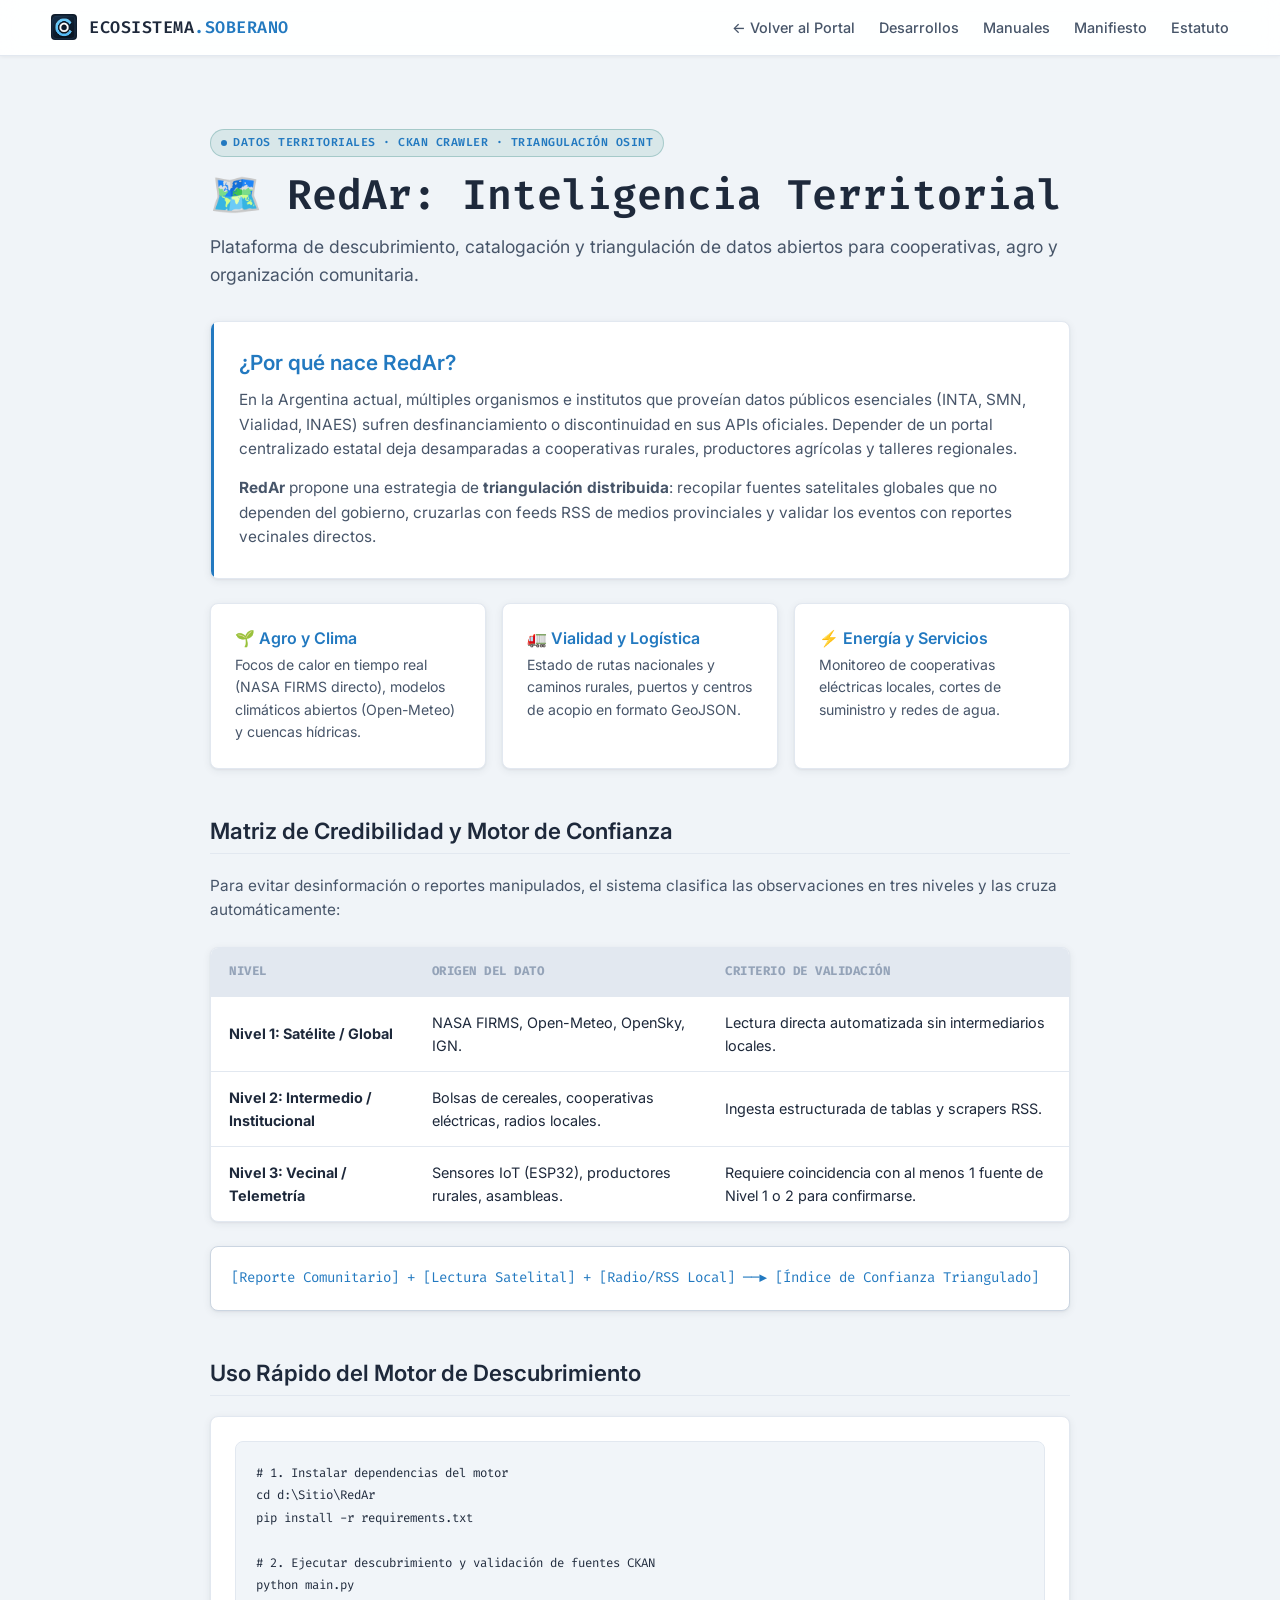
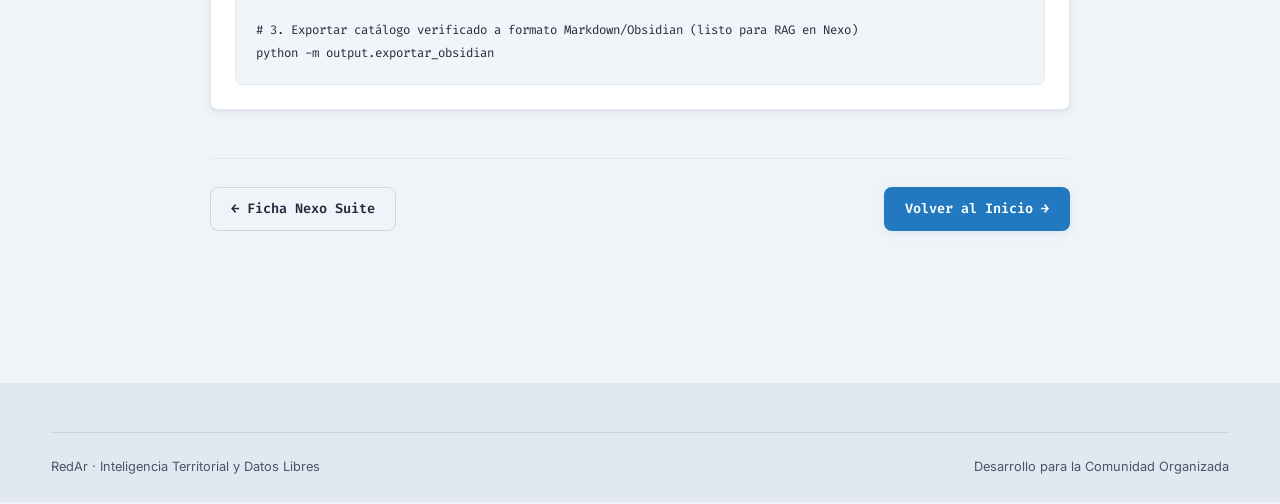
<file: docs/redar.html>
<!DOCTYPE html>
<html lang="es">
<head>
  <meta charset="UTF-8">
  <meta name="viewport" content="width=device-width, initial-scale=1.0">
  <title>RedAr — Inteligencia Territorial y Datos Abiertos // Ecosistema Soberano</title>
  <meta name="description" content="Ficha técnica de RedAr: plataforma de descubrimiento y catalogación de datos públicos, matriz de triangulación de confianza y arquitectura P2P territorial.">

  <link rel="preconnect" href="https://fonts.googleapis.com">
  <link rel="preconnect" href="https://fonts.gstatic.com" crossorigin>
  <link href="https://fonts.googleapis.com/css2?family=Fira+Code:wght@400;500;600&family=Inter:wght@300;400;500;600;700&display=swap" rel="stylesheet">
  <link rel="stylesheet" href="../css/main.css">
</head>
<body>

  <!-- Navegación -->
  <header class="navbar">
    <div class="container nav-wrapper">
      <a href="../index.html" class="nav-brand">
        <img src="../manual/img/com-org.png" alt="Logo">
        <span>ECOSISTEMA<span class="accent">.SOBERANO</span></span>
      </a>

      <button class="nav-toggle" id="navToggle" aria-label="Abrir menú">☰</button>

      <ul class="nav-links" id="navLinks">
        <li><a href="../index.html">← Volver al Portal</a></li>
        <li><a href="../index.html#desarrollos">Desarrollos</a></li>
        <li><a href="../index.html#documentacion">Manuales</a></li>
        <li><a href="../manifiesto.html">Manifiesto</a></li>
        <li><a href="../estatuto.html">Estatuto</a></li>
      </ul>
    </div>
  </header>

  <main class="container-narrow section-padding">

    <div style="margin-bottom: 32px;">
      <span class="badge badge-emerald" style="margin-bottom: 12px;">
        <span class="badge-dot"></span> Datos Territoriales · CKAN Crawler · Triangulación OSINT
      </span>
      <h1 style="font-size: clamp(2rem, 3.8vw, 2.6rem); margin-bottom: 12px;">
        🗺️ RedAr: Inteligencia Territorial
      </h1>
      <p style="font-size: 1.1rem; color: var(--text-secondary);">
        Plataforma de descubrimiento, catalogación y triangulación de datos abiertos para cooperativas, agro y organización comunitaria.
      </p>
    </div>

    <!-- 1. El Problema y la Solución -->
    <section style="margin-bottom: 48px;">
      <div class="card card-tactical-border" style="padding: 28px; margin-bottom: 24px;">
        <h2 style="font-size: 1.3rem; color: var(--accent-emerald); margin-bottom: 12px;">
          ¿Por qué nace RedAr?
        </h2>
        <p style="margin-bottom: 14px;">
          En la Argentina actual, múltiples organismos e institutos que proveían datos públicos esenciales (INTA, SMN, Vialidad, INAES) sufren desfinanciamiento o discontinuidad en sus APIs oficiales. Depender de un portal centralizado estatal deja desamparadas a cooperativas rurales, productores agrícolas y talleres regionales.
        </p>
        <p>
          <strong>RedAr</strong> propone una estrategia de <strong>triangulación distribuida</strong>: recopilar fuentes satelitales globales que no dependen del gobierno, cruzarlas con feeds RSS de medios provinciales y validar los eventos con reportes vecinales directos.
        </p>
      </div>

      <div style="display: grid; grid-template-columns: repeat(auto-fit, minmax(240px, 1fr)); gap: 16px;">
        <div class="card">
          <h4 style="color: var(--accent-emerald); margin-bottom: 6px;">🌱 Agro y Clima</h4>
          <p style="font-size: 0.88rem;">
            Focos de calor en tiempo real (NASA FIRMS directo), modelos climáticos abiertos (Open-Meteo) y cuencas hídricas.
          </p>
        </div>
        <div class="card">
          <h4 style="color: var(--accent-emerald); margin-bottom: 6px;">🚛 Vialidad y Logística</h4>
          <p style="font-size: 0.88rem;">
            Estado de rutas nacionales y caminos rurales, puertos y centros de acopio en formato GeoJSON.
          </p>
        </div>
        <div class="card">
          <h4 style="color: var(--accent-emerald); margin-bottom: 6px;">⚡ Energía y Servicios</h4>
          <p style="font-size: 0.88rem;">
            Monitoreo de cooperativas eléctricas locales, cortes de suministro y redes de agua.
          </p>
        </div>
      </div>
    </section>

    <!-- 2. Arquitectura de Triangulación -->
    <section style="margin-bottom: 48px;" id="arquitectura">
      <h2 style="font-size: 1.4rem; margin-bottom: 20px; border-bottom: 1px solid var(--border-subtle); padding-bottom: 8px;">
        Matriz de Credibilidad y Motor de Confianza
      </h2>
      <p style="margin-bottom: 20px;">
        Para evitar desinformación o reportes manipulados, el sistema clasifica las observaciones en tres niveles y las cruza automáticamente:
      </p>

      <div class="docs-table-wrapper" style="margin-bottom: 24px;">
        <table class="docs-table">
          <thead>
            <tr>
              <th>Nivel</th>
              <th>Origen del Dato</th>
              <th>Criterio de Validación</th>
            </tr>
          </thead>
          <tbody>
            <tr>
              <td><strong>Nivel 1: Satélite / Global</strong></td>
              <td>NASA FIRMS, Open-Meteo, OpenSky, IGN.</td>
              <td>Lectura directa automatizada sin intermediarios locales.</td>
            </tr>
            <tr>
              <td><strong>Nivel 2: Intermedio / Institucional</strong></td>
              <td>Bolsas de cereales, cooperativas eléctricas, radios locales.</td>
              <td>Ingesta estructurada de tablas y scrapers RSS.</td>
            </tr>
            <tr>
              <td><strong>Nivel 3: Vecinal / Telemetría</strong></td>
              <td>Sensores IoT (ESP32), productores rurales, asambleas.</td>
              <td>Requiere coincidencia con al menos 1 fuente de Nivel 1 o 2 para confirmarse.</td>
            </tr>
          </tbody>
        </table>
      </div>

      <div class="card" style="background: var(--bg-surface); padding: 20px; font-family: var(--font-mono); font-size: 0.88rem; color: var(--accent-emerald); border: 1px solid var(--border-strong);">
        [Reporte Comunitario] + [Lectura Satelital] + [Radio/RSS Local] ──► [Índice de Confianza Triangulado]
      </div>
    </section>

    <!-- 3. Uso y Exportación RAG -->
    <section style="margin-bottom: 48px;">
      <h2 style="font-size: 1.4rem; margin-bottom: 20px; border-bottom: 1px solid var(--border-subtle); padding-bottom: 8px;">
        Uso Rápido del Motor de Descubrimiento
      </h2>
      <div class="card" style="padding: 24px;">
        <pre><code># 1. Instalar dependencias del motor
cd d:\Sitio\RedAr
pip install -r requirements.txt

# 2. Ejecutar descubrimiento y validación de fuentes CKAN
python main.py

# 3. Exportar catálogo verificado a formato Markdown/Obsidian (listo para RAG en Nexo)
python -m output.exportar_obsidian</code></pre>
      </div>
    </section>

    <!-- Navegación final -->
    <div style="display: flex; justify-content: space-between; align-items: center; border-top: 1px solid var(--border-subtle); padding-top: 28px; flex-wrap: wrap; gap: 16px;">
      <a href="nexo.html" class="btn btn-outline">← Ficha Nexo Suite</a>
      <a href="../index.html" class="btn btn-primary">Volver al Inicio →</a>
    </div>

  </main>

  <!-- Footer -->
  <footer>
    <div class="container footer-bottom">
      <div>RedAr · Inteligencia Territorial y Datos Libres</div>
      <div>Desarrollo para la Comunidad Organizada</div>
    </div>
  </footer>

  <script>
    const navToggle = document.getElementById('navToggle');
    const navLinks = document.getElementById('navLinks');
    if (navToggle && navLinks) {
      navToggle.addEventListener('click', () => {
        navLinks.classList.toggle('is-open');
      });
    }
  </script>
</body>
</html>
</file>
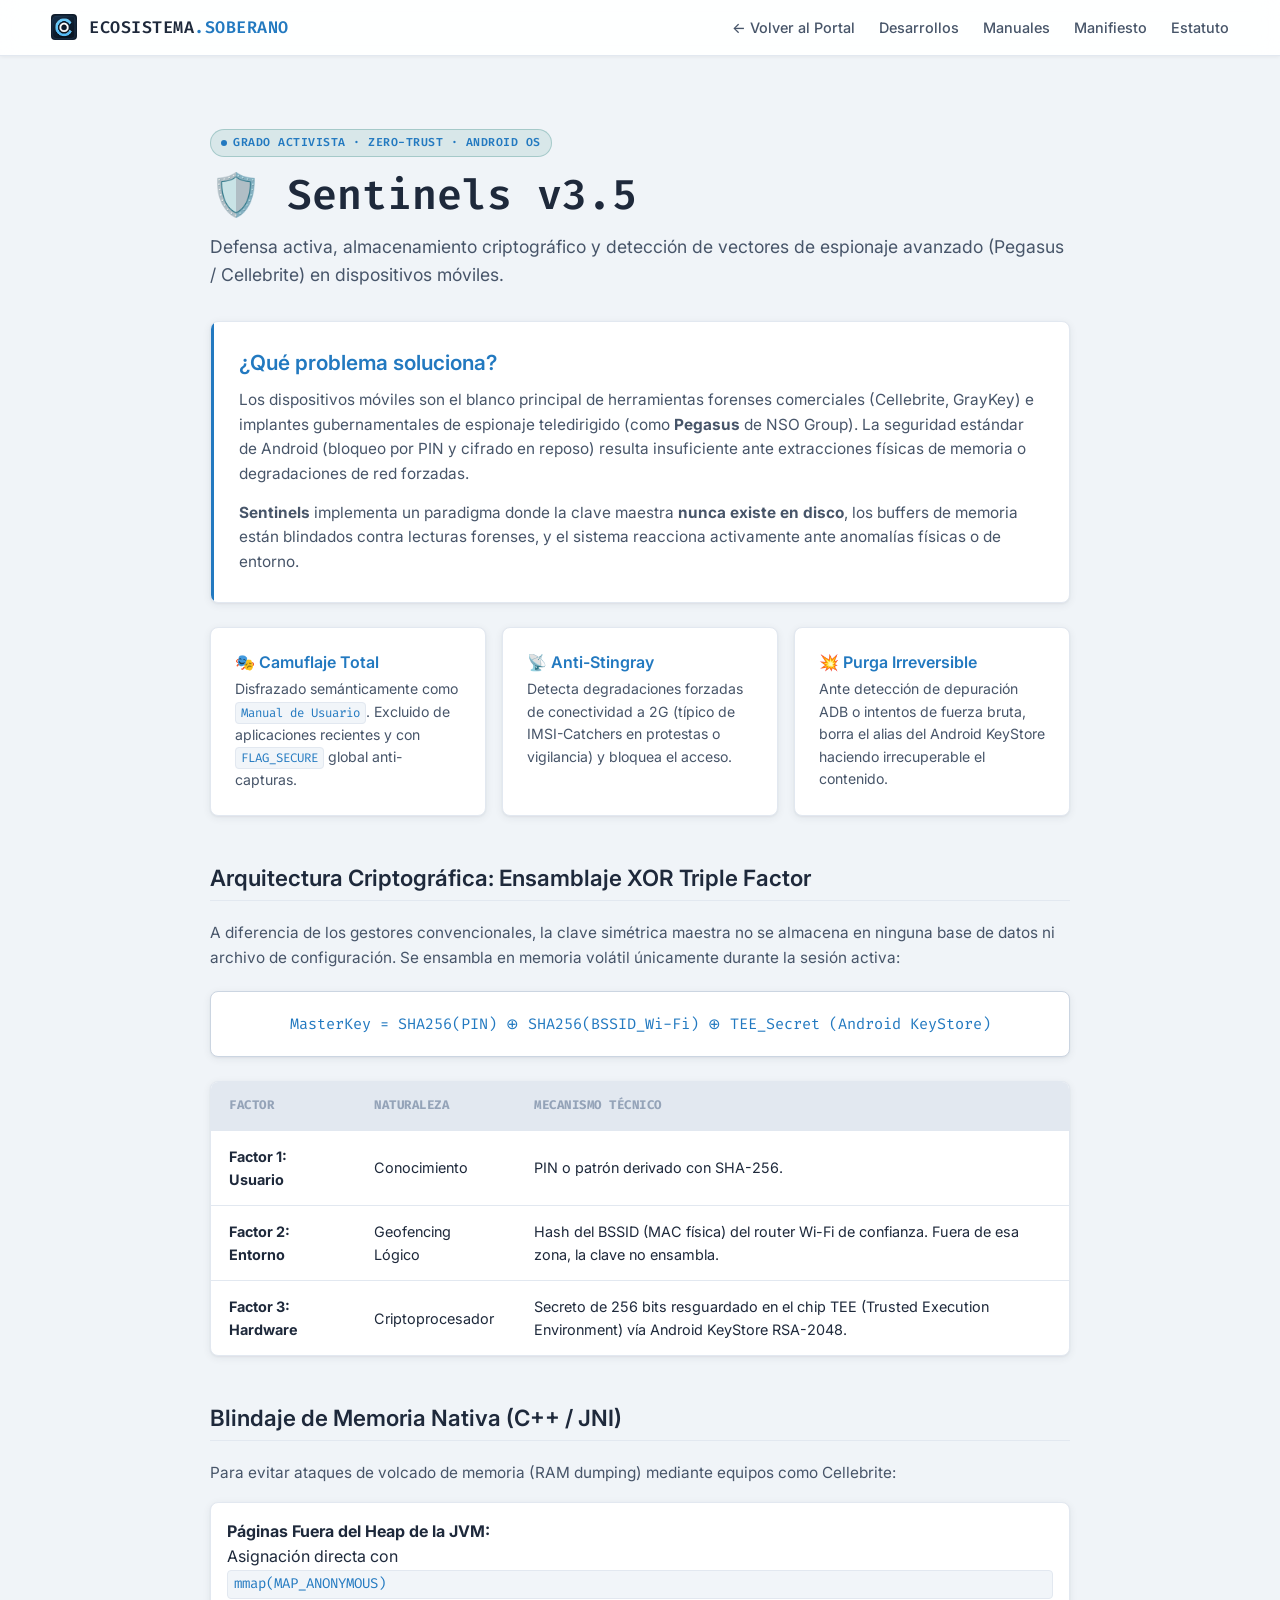
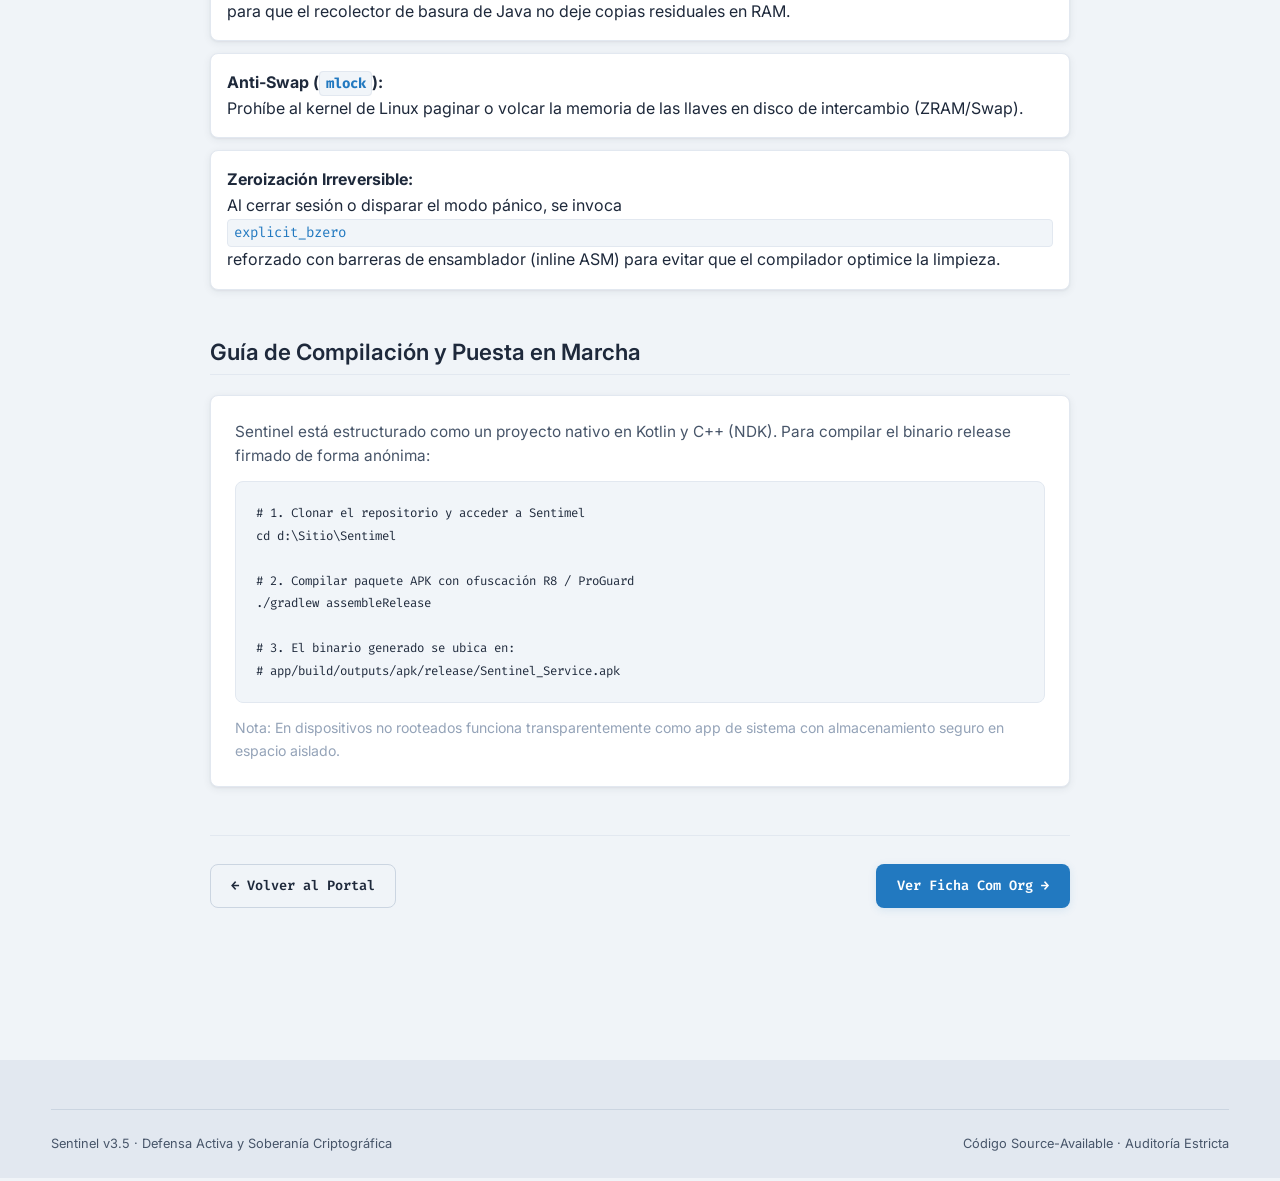
<file: docs/sentinels.html>
<!DOCTYPE html>
<html lang="es">
<head>
  <meta charset="UTF-8">
  <meta name="viewport" content="width=device-width, initial-scale=1.0">
  <title>Sentinels — Ciberdefensa Activa y Anti-Spyware Android // Ecosistema Soberano</title>
  <meta name="description" content="Ficha técnica y arquitectura de Sentinels: almacenamiento cifrado Zero-Trust, ensamblaje XOR triple factor, blindaje de RAM en C++ y detección de spyware como Pegasus.">

  <link rel="preconnect" href="https://fonts.googleapis.com">
  <link rel="preconnect" href="https://fonts.gstatic.com" crossorigin>
  <link href="https://fonts.googleapis.com/css2?family=Fira+Code:wght@400;500;600&family=Inter:wght@300;400;500;600;700&display=swap" rel="stylesheet">
  <link rel="stylesheet" href="../css/main.css">
</head>
<body>

  <!-- Navegación -->
  <header class="navbar">
    <div class="container nav-wrapper">
      <a href="../index.html" class="nav-brand">
        <img src="../manual/img/com-org.png" alt="Logo">
        <span>ECOSISTEMA<span class="accent">.SOBERANO</span></span>
      </a>

      <button class="nav-toggle" id="navToggle" aria-label="Abrir menú">☰</button>

      <ul class="nav-links" id="navLinks">
        <li><a href="../index.html">← Volver al Portal</a></li>
        <li><a href="../index.html#desarrollos">Desarrollos</a></li>
        <li><a href="../index.html#documentacion">Manuales</a></li>
        <li><a href="../manifiesto.html">Manifiesto</a></li>
        <li><a href="../estatuto.html">Estatuto</a></li>
      </ul>
    </div>
  </header>

  <main class="container-narrow section-padding">

    <div style="margin-bottom: 32px;">
      <span class="badge badge-emerald" style="margin-bottom: 12px;">
        <span class="badge-dot"></span> Grado Activista · Zero-Trust · Android OS
      </span>
      <h1 style="font-size: clamp(2rem, 3.8vw, 2.6rem); margin-bottom: 12px;">
        🛡️ Sentinels v3.5
      </h1>
      <p style="font-size: 1.1rem; color: var(--text-secondary);">
        Defensa activa, almacenamiento criptográfico y detección de vectores de espionaje avanzado (Pegasus / Cellebrite) en dispositivos móviles.
      </p>
    </div>

    <!-- 1. Resumen y Propósito -->
    <section style="margin-bottom: 48px;">
      <div class="card card-tactical-border" style="padding: 28px; margin-bottom: 24px;">
        <h2 style="font-size: 1.3rem; color: var(--accent-emerald); margin-bottom: 12px;">
          ¿Qué problema soluciona?
        </h2>
        <p style="margin-bottom: 14px;">
          Los dispositivos móviles son el blanco principal de herramientas forenses comerciales (Cellebrite, GrayKey) e implantes gubernamentales de espionaje teledirigido (como <strong>Pegasus</strong> de NSO Group). La seguridad estándar de Android (bloqueo por PIN y cifrado en reposo) resulta insuficiente ante extracciones físicas de memoria o degradaciones de red forzadas.
        </p>
        <p>
          <strong>Sentinels</strong> implementa un paradigma donde la clave maestra <strong>nunca existe en disco</strong>, los buffers de memoria están blindados contra lecturas forenses, y el sistema reacciona activamente ante anomalías físicas o de entorno.
        </p>
      </div>

      <div style="display: grid; grid-template-columns: repeat(auto-fit, minmax(240px, 1fr)); gap: 16px;">
        <div class="card">
          <h4 style="color: var(--accent-emerald); margin-bottom: 6px;">🎭 Camuflaje Total</h4>
          <p style="font-size: 0.88rem;">
            Disfrazado semánticamente como <code class="codigo">Manual de Usuario</code>. Excluido de aplicaciones recientes y con <code class="codigo">FLAG_SECURE</code> global anti-capturas.
          </p>
        </div>
        <div class="card">
          <h4 style="color: var(--accent-emerald); margin-bottom: 6px;">📡 Anti-Stingray</h4>
          <p style="font-size: 0.88rem;">
            Detecta degradaciones forzadas de conectividad a 2G (típico de IMSI-Catchers en protestas o vigilancia) y bloquea el acceso.
          </p>
        </div>
        <div class="card">
          <h4 style="color: var(--accent-emerald); margin-bottom: 6px;">💥 Purga Irreversible</h4>
          <p style="font-size: 0.88rem;">
            Ante detección de depuración ADB o intentos de fuerza bruta, borra el alias del Android KeyStore haciendo irrecuperable el contenido.
          </p>
        </div>
      </div>
    </section>

    <!-- 2. Arquitectura Criptográfica -->
    <section style="margin-bottom: 48px;">
      <h2 style="font-size: 1.4rem; margin-bottom: 20px; border-bottom: 1px solid var(--border-subtle); padding-bottom: 8px;">
        Arquitectura Criptográfica: Ensamblaje XOR Triple Factor
      </h2>
      <p style="margin-bottom: 20px;">
        A diferencia de los gestores convencionales, la clave simétrica maestra no se almacena en ninguna base de datos ni archivo de configuración. Se ensambla en memoria volátil únicamente durante la sesión activa:
      </p>

      <div class="card" style="background: var(--bg-surface); padding: 20px; font-family: var(--font-mono); font-size: 0.95rem; text-align: center; color: var(--accent-emerald); margin-bottom: 24px; border: 1px solid var(--border-strong);">
        MasterKey = SHA256(PIN) ⊕ SHA256(BSSID_Wi-Fi) ⊕ TEE_Secret (Android KeyStore)
      </div>

      <div class="docs-table-wrapper">
        <table class="docs-table">
          <thead>
            <tr>
              <th>Factor</th>
              <th>Naturaleza</th>
              <th>Mecanismo Técnico</th>
            </tr>
          </thead>
          <tbody>
            <tr>
              <td><strong>Factor 1: Usuario</strong></td>
              <td>Conocimiento</td>
              <td>PIN o patrón derivado con SHA-256.</td>
            </tr>
            <tr>
              <td><strong>Factor 2: Entorno</strong></td>
              <td>Geofencing Lógico</td>
              <td>Hash del BSSID (MAC física) del router Wi-Fi de confianza. Fuera de esa zona, la clave no ensambla.</td>
            </tr>
            <tr>
              <td><strong>Factor 3: Hardware</strong></td>
              <td>Criptoprocesador</td>
              <td>Secreto de 256 bits resguardado en el chip TEE (Trusted Execution Environment) vía Android KeyStore RSA-2048.</td>
            </tr>
          </tbody>
        </table>
      </div>
    </section>

    <!-- 3. Blindaje de Memoria RAM en C++ / NDK -->
    <section style="margin-bottom: 48px;" id="auditoria">
      <h2 style="font-size: 1.4rem; margin-bottom: 20px; border-bottom: 1px solid var(--border-subtle); padding-bottom: 8px;">
        Blindaje de Memoria Nativa (C++ / JNI)
      </h2>
      <p style="margin-bottom: 16px;">
        Para evitar ataques de volcado de memoria (RAM dumping) mediante equipos como Cellebrite:
      </p>
      <ul style="list-style: none; display: flex; flex-direction: column; gap: 12px; margin-bottom: 24px;">
        <li class="card" style="padding: 16px;">
          <strong>Páginas Fuera del Heap de la JVM:</strong> Asignación directa con <code class="codigo">mmap(MAP_ANONYMOUS)</code> para que el recolector de basura de Java no deje copias residuales en RAM.
        </li>
        <li class="card" style="padding: 16px;">
          <strong>Anti-Swap (<code class="codigo">mlock</code>):</strong> Prohíbe al kernel de Linux paginar o volcar la memoria de las llaves en disco de intercambio (ZRAM/Swap).
        </li>
        <li class="card" style="padding: 16px;">
          <strong>Zeroización Irreversible:</strong> Al cerrar sesión o disparar el modo pánico, se invoca <code class="codigo">explicit_bzero</code> reforzado con barreras de ensamblador (inline ASM) para evitar que el compilador optimice la limpieza.
        </li>
      </ul>
    </section>

    <!-- 4. Compilación e Instalación -->
    <section style="margin-bottom: 48px;" id="compilacion">
      <h2 style="font-size: 1.4rem; margin-bottom: 20px; border-bottom: 1px solid var(--border-subtle); padding-bottom: 8px;">
        Guía de Compilación y Puesta en Marcha
      </h2>
      <div class="card" style="padding: 24px;">
        <p style="margin-bottom: 12px;">
          Sentinel está estructurado como un proyecto nativo en Kotlin y C++ (NDK). Para compilar el binario release firmado de forma anónima:
        </p>
        <pre><code># 1. Clonar el repositorio y acceder a Sentimel
cd d:\Sitio\Sentimel

# 2. Compilar paquete APK con ofuscación R8 / ProGuard
./gradlew assembleRelease

# 3. El binario generado se ubica en:
# app/build/outputs/apk/release/Sentinel_Service.apk</code></pre>
        <p style="margin-top: 14px; font-size: 0.88rem; color: var(--text-muted);">
          Nota: En dispositivos no rooteados funciona transparentemente como app de sistema con almacenamiento seguro en espacio aislado.
        </p>
      </div>
    </section>

    <!-- Navegación final -->
    <div style="display: flex; justify-content: space-between; align-items: center; border-top: 1px solid var(--border-subtle); padding-top: 28px; flex-wrap: wrap; gap: 16px;">
      <a href="../index.html" class="btn btn-outline">← Volver al Portal</a>
      <a href="com-org.html" class="btn btn-primary">Ver Ficha Com Org →</a>
    </div>

  </main>

  <!-- Footer -->
  <footer>
    <div class="container footer-bottom">
      <div>Sentinel v3.5 · Defensa Activa y Soberanía Criptográfica</div>
      <div>Código Source-Available · Auditoría Estricta</div>
    </div>
  </footer>

  <script>
    const navToggle = document.getElementById('navToggle');
    const navLinks = document.getElementById('navLinks');
    if (navToggle && navLinks) {
      navToggle.addEventListener('click', () => {
        navLinks.classList.toggle('is-open');
      });
    }
  </script>
</body>
</html>
</file>
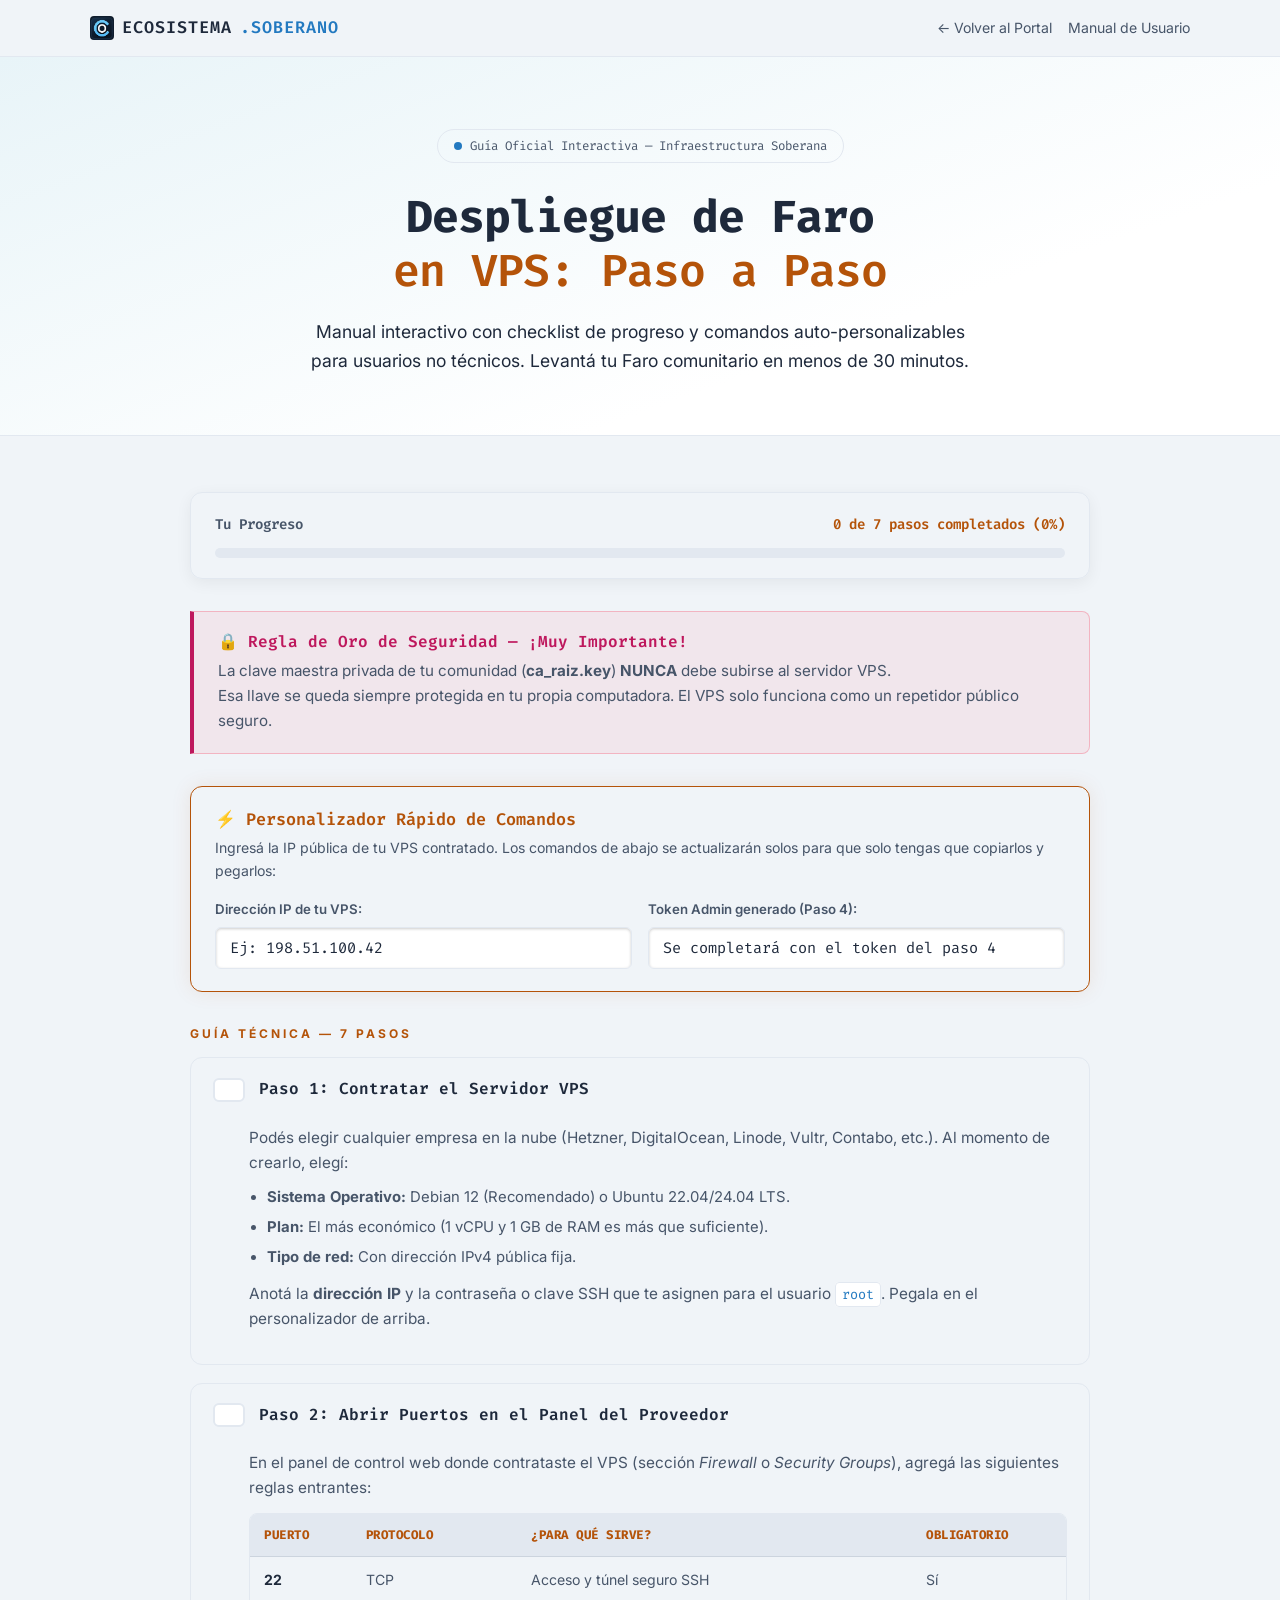
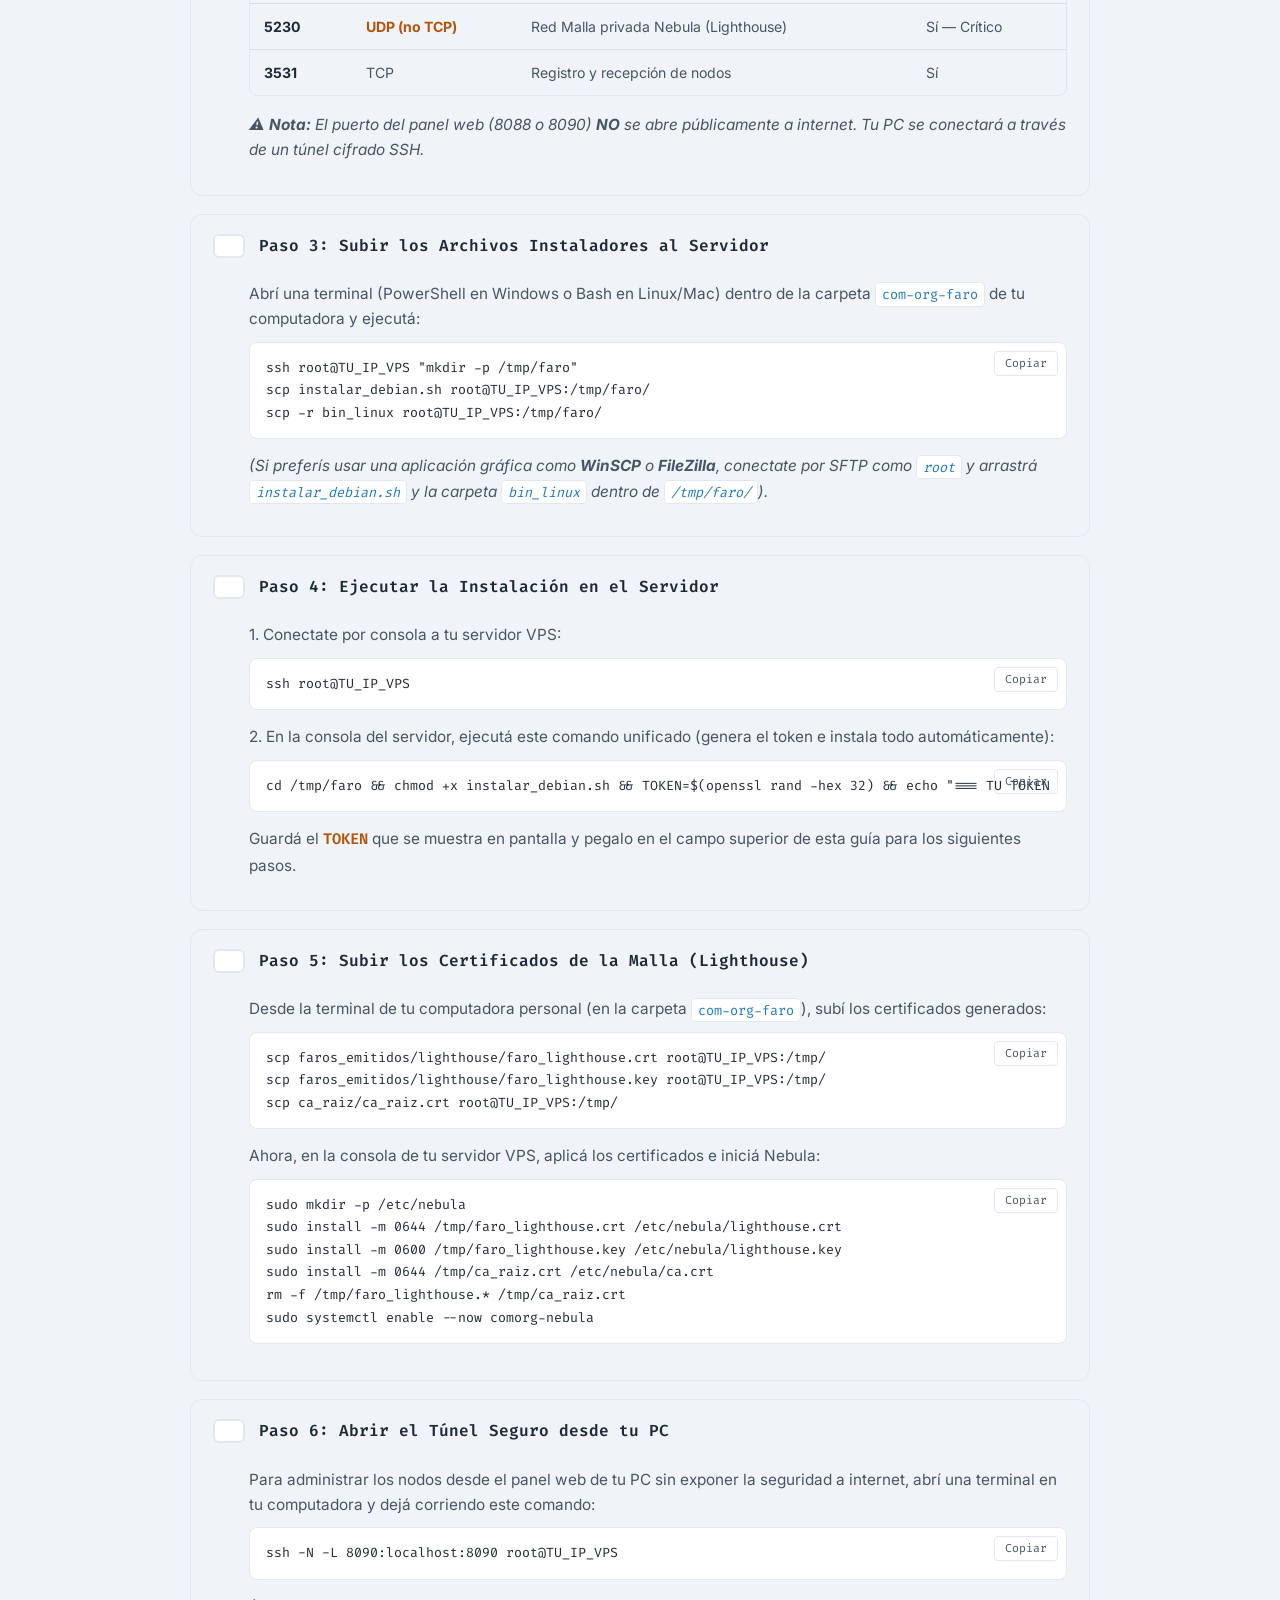
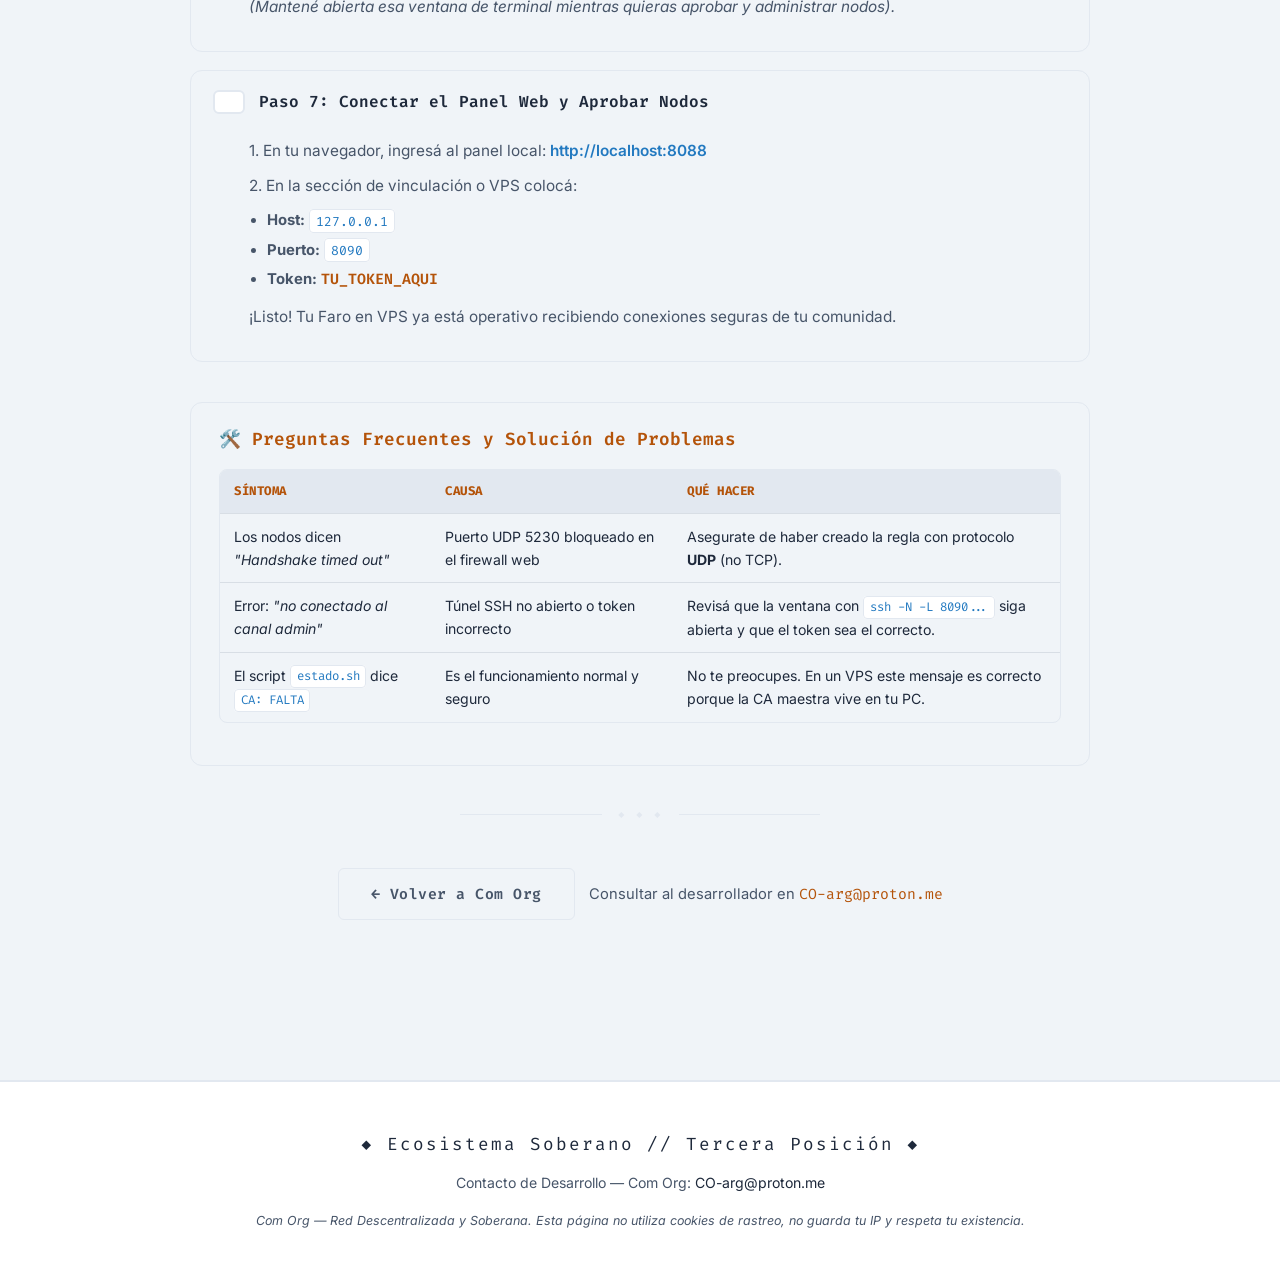
<file: manual/faro.html>
<!DOCTYPE html>
<html lang="es">
<head>
    <meta charset="UTF-8" />
    <meta name="viewport" content="width=device-width, initial-scale=1.0" />
    <title>Com Org — Guía Interactiva: Despliegue de Faro en VPS</title>
    <meta name="description" content="Guía oficial paso a paso para desplegar un Faro Com-Org en VPS. Checklist interactivo, comandos auto-personalizables y solución de problemas." />

    <link rel="preconnect" href="https://fonts.googleapis.com" />
    <link rel="preconnect" href="https://fonts.gstatic.com" crossorigin />
    <link href="https://fonts.googleapis.com/css2?family=Fira+Code:wght@400;600&family=Inter:wght@300;400;600;700&display=swap" rel="stylesheet" />
    <link rel="stylesheet" href="../css/main.css" />

    <style>
        :root {
            --bg-principal:     var(--bg-core);
            --bg-card:          var(--bg-card);
            --bg-section-alt:   var(--bg-surface);
            --texto-main:       var(--text-primary);
            --texto-secundario: var(--text-secondary);
            --acento:           var(--accent-emerald);
            --acento-hover:     var(--accent-emerald-hover);
            --borde:            var(--border-subtle);
            --estado-exito:     var(--accent-emerald);
            --bg-codigo:        var(--bg-surface);
            --texto-codigo:     var(--text-code);
            --danger:           var(--accent-rose);
            --bg-dark:          var(--bg-core);
            --border-glow:      var(--border-subtle);
            --accent-terracota: var(--accent-amber);
            --accent-glow:      var(--accent-amber-glow);
            --text-main:        var(--text-primary);
            --text-muted:       var(--text-muted);
            --success:          var(--accent-emerald);
            --warning:          var(--accent-amber);
        }
        *, *::before, *::after { margin: 0; padding: 0; box-sizing: border-box; }
        html { scroll-behavior: smooth; }
        body {
            background-color: var(--bg-principal);
            color: var(--texto-main);
            font-family: "Inter", sans-serif;
            line-height: 1.65;
            overflow-x: hidden;
        }
        ::-webkit-scrollbar { width: 7px; }
        ::-webkit-scrollbar-track { background: var(--bg-dark); }
        ::-webkit-scrollbar-thumb { background: var(--border-glow); border-radius: 4px; }
        ::-webkit-scrollbar-thumb:hover { background: var(--accent-terracota); }
        h1, h2, h3, h4, .mono { font-family: "Fira Code", monospace; }
        a { color: var(--acento); }
        code {
            font-family: "Fira Code", monospace;
            background-color: var(--bg-codigo);
            color: var(--texto-codigo);
            border-radius: 4px;
            padding: 0.2em 0.45em;
            font-size: 0.88em;
        }
        /* NAV */
        nav {
            position: sticky; top: 0; z-index: 100;
            background: var(--bg-principal);
            backdrop-filter: blur(14px);
            border-bottom: 1px solid var(--borde);
            padding: 14px 0;
        }
        .nav-inner {
            width: 92%; max-width: 1100px; margin: 0 auto;
            display: flex; align-items: center; justify-content: space-between; gap: 20px;
        }
        .nav-logo {
            font-family: "Fira Code", monospace; font-size: 1.05rem; font-weight: 600;
            color: var(--text-main); text-decoration: none; letter-spacing: 1px;
            display: flex; align-items: center; gap: 8px;
        }
        .nav-logo span { color: var(--accent-terracota); }
        /* HERO */
        .page-hero {
            background: linear-gradient(160deg, #e8f4f8 0%, #ffffff 70%);
            border-bottom: 1px solid var(--borde);
            text-align: center; padding: 72px 20px 60px;
        }
        .status-badge {
            display: inline-flex; align-items: center; gap: 8px;
            background: var(--bg-card); border: 1px solid var(--borde);
            border-radius: 999px; padding: 6px 16px;
            font-family: "Fira Code", monospace; font-size: 0.78rem;
            color: var(--texto-secundario); margin-bottom: 28px;
        }
        .status-dot {
            width: 8px; height: 8px; border-radius: 50%;
            background: var(--accent-emerald); box-shadow: none;
            animation: pulse 2s infinite;
        }
        @keyframes pulse { 0%, 100% { opacity: 1; } 50% { opacity: 0.4; } }
        .page-hero h1 {
            font-size: clamp(1.8rem, 4vw, 2.8rem); font-weight: 700;
            letter-spacing: -1px; margin-bottom: 18px; line-height: 1.2;
        }
        .page-hero h1 .highlight { color: var(--accent-terracota); }
        .page-hero p.tagline {
            font-size: 1.1rem; color: var(--text-muted);
            max-width: 680px; margin: 0 auto;
        }
        /* LAYOUT */
        .main-wrap {
            width: 92%; max-width: 900px; margin: 0 auto; padding: 56px 0 80px;
        }
        /* PROGRESO */
        .progress-card {
            background: var(--bg-card); border: 1px solid var(--borde);
            border-radius: 12px; padding: 20px 24px; margin-bottom: 32px;
            box-shadow: 0 4px 16px rgba(0,0,0,0.06);
        }
        .progress-header {
            display: flex; justify-content: space-between; align-items: center;
            margin-bottom: 12px; font-weight: 600;
            font-family: "Fira Code", monospace; font-size: 0.88rem;
            color: var(--texto-secundario);
        }
        #progress-text { color: var(--accent-terracota); }
        .progress-bar-bg { background: var(--borde); height: 10px; border-radius: 6px; overflow: hidden; }
        .progress-bar-fill {
            background: linear-gradient(90deg, var(--acento), var(--estado-exito));
            height: 100%; width: 0%;
            transition: width 0.35s cubic-bezier(0.4, 0, 0.2, 1);
        }
        /* ALERTA */
        .alert-danger {
            background: rgba(244, 63, 94, 0.07);
            border: 1px solid rgba(244, 63, 94, 0.3);
            border-left: 4px solid var(--danger);
            border-radius: 0 8px 8px 0; padding: 20px 24px; margin-bottom: 32px;
        }
        .alert-danger h3 { color: var(--danger); font-size: 1rem; margin-bottom: 6px; display: flex; align-items: center; gap: 8px; }
        .alert-danger p { color: var(--texto-secundario); font-size: 0.95rem; }
        /* PERSONALIZADOR */
        .vps-setup-box {
            background: var(--bg-card); border: 1px solid var(--accent-terracota);
            border-radius: 12px; padding: 22px 24px; margin-bottom: 32px;
            box-shadow: 0 0 20px var(--accent-glow);
        }
        .vps-setup-box h2 { font-size: 1.05rem; margin-bottom: 6px; color: var(--accent-terracota); }
        .vps-setup-box .sub { font-size: 0.88rem; color: var(--texto-secundario); margin-bottom: 16px; }
        .input-group { display: flex; flex-wrap: wrap; gap: 16px; }
        .field { flex: 1; min-width: 220px; }
        .field label { display: block; font-size: 0.83rem; color: var(--texto-secundario); margin-bottom: 6px; font-weight: 600; }
        .field input {
            width: 100%; background: var(--bg-surface); border: 1px solid var(--border-subtle);
            border-radius: 6px; padding: 10px 14px; color: var(--text-primary);
            font-size: 0.95rem; font-family: "Fira Code", monospace; outline: none;
            transition: border-color 0.2s; box-shadow: inset 0 1px 3px rgba(0,0,0,0.2);
        }
        .field input::placeholder { color: var(--text-muted); }
        .field input:focus { border-color: var(--accent-emerald); }
        /* PASOS */
        .steps-list { display: flex; flex-direction: column; gap: 18px; }
        .step-card {
            background: var(--bg-card); border: 1px solid var(--borde);
            border-radius: 12px; overflow: hidden;
            transition: border-color 0.25s, box-shadow 0.25s;
        }
        .step-card.completed { border-color: var(--estado-exito); box-shadow: 0 4px 16px rgba(5,150,105,0.12); }
        .step-header {
            padding: 18px 22px; display: flex; align-items: center; gap: 14px;
            cursor: pointer; user-select: none; transition: background 0.15s;
        }
        .step-header:hover { background: rgba(15,118,110,0.04); }
        .step-checkbox {
            appearance: none; -webkit-appearance: none;
            width: 22px; height: 22px; border: 2px solid var(--borde); border-radius: 6px;
            outline: none; cursor: pointer; display: grid; place-content: center;
            transition: all 0.2s; flex-shrink: 0;
        }
        .step-checkbox:checked { background: var(--estado-exito); border-color: var(--estado-exito); }
        .step-checkbox:checked::before { content: "✓"; color: #fff; font-weight: bold; font-size: 13px; }
        .step-title {
            font-family: "Fira Code", monospace; font-size: 1rem; font-weight: 600;
            flex-grow: 1; color: var(--texto-main);
        }
        .step-body { padding: 4px 22px 22px 58px; color: var(--texto-secundario); font-size: 0.93rem; }
        .step-body p { margin-bottom: 10px; }
        .step-body ul { margin: 6px 0 12px 18px; }
        .step-body li { margin-bottom: 5px; }
        /* TABLAS */
        .table-wrap { overflow-x: auto; border-radius: 8px; border: 1px solid var(--borde); margin: 12px 0 16px; }
        table { width: 100%; border-collapse: collapse; font-size: 0.88rem; background: var(--bg-card); }
        th, td { padding: 11px 14px; text-align: left; border-bottom: 1px solid rgba(46,69,92,0.12); }
        th {
            font-family: "Fira Code", monospace; color: var(--accent-terracota);
            font-size: 0.78rem; letter-spacing: 0.5px; text-transform: uppercase;
            background: var(--bg-elevated);
        }
        tr:last-child td { border-bottom: none; }
        td strong { color: var(--texto-main); }
        /* CÓDIGO */
        .code-block {
            background: var(--bg-codigo); border: 1px solid var(--borde);
            border-radius: 8px; padding: 14px 16px; margin: 10px 0 14px;
            position: relative; overflow-x: auto;
        }
        .code-block pre {
            font-family: "Fira Code", monospace; font-size: 0.83rem;
            line-height: 1.7; color: var(--texto-main);
            border: none; padding: 0; background: transparent;
        }
        .code-block pre code { background: transparent; padding: 0; font-size: inherit; color: inherit; }
        .copy-btn {
            position: absolute; top: 8px; right: 8px;
            background: var(--bg-card); border: 1px solid var(--borde);
            color: var(--texto-secundario); padding: 4px 10px; border-radius: 4px;
            font-size: 0.72rem; font-family: "Fira Code", monospace; cursor: pointer;
            transition: background 0.2s, color 0.2s, border-color 0.2s;
        }
        .copy-btn:hover { background: var(--accent-terracota); color: #fff; border-color: var(--accent-terracota); }
        .highlight { color: var(--accent-terracota); font-weight: 600; font-family: "Fira Code", monospace; }
        /* FAQ */
        .troubleshooting-card {
            margin-top: 40px; background: var(--bg-card); border: 1px solid var(--borde);
            border-radius: 12px; padding: 26px 28px;
        }
        .troubleshooting-card h2 { font-size: 1.1rem; margin-bottom: 18px; color: var(--warning); }
        /* KICKER */
        .section-kicker {
            display: block; font-family: "Inter", sans-serif; font-size: 0.75rem;
            font-weight: 700; letter-spacing: 3px; text-transform: uppercase;
            color: var(--accent-terracota); margin-bottom: 14px;
        }
        /* DIVIDER */
        .divider {
            display: flex; align-items: center; gap: 16px;
            margin: 40px auto; max-width: 360px; color: var(--borde);
            font-family: "Fira Code", monospace; font-size: 0.7rem; letter-spacing: 2px;
        }
        .divider::before, .divider::after { content: ""; flex: 1; height: 1px; background: var(--borde); }
        /* BOTONES */
        .btn-row { display: flex; gap: 14px; flex-wrap: wrap; justify-content: center; margin-top: 44px; }
        .btn {
            display: inline-block; padding: 13px 32px; font-size: 0.92rem; font-weight: 600;
            font-family: "Fira Code", monospace; border-radius: 6px; cursor: pointer;
            text-decoration: none; transition: all 0.25s ease; letter-spacing: 0.5px;
        }
        .btn-primary {
            background-color: var(--acento); color: #ffffff;
            border: 1px solid var(--acento); box-shadow: 0 2px 8px var(--accent-emerald-glow);
        }
        .btn-primary:hover { background-color: var(--acento-hover); border-color: var(--acento-hover); box-shadow: 0 4px 16px var(--accent-emerald-glow); transform: translateY(-2px); }
        .btn-ghost { background: transparent; color: var(--texto-secundario); border: 1px solid var(--borde); }
        .btn-ghost:hover { color: var(--accent-terracota); border-color: var(--accent-terracota); }
        /* FOOTER */
        footer { background-color: var(--bg-section-alt); border-top: 2px solid var(--borde); padding: 48px 0; text-align: center; }
        .footer-logo { font-family: "Fira Code", monospace; font-size: 1.1rem; color: var(--texto-main); margin-bottom: 12px; letter-spacing: 2px; }
        footer p { color: var(--texto-secundario); font-size: 0.88rem; margin-bottom: 8px; }
        footer a { color: var(--texto-main); text-decoration: none; transition: color 0.2s; }
        footer a:hover { color: var(--accent-terracota); }
        .legal { font-size: 0.78rem; font-style: italic; color: var(--texto-secundario); margin-top: 16px; }
        /* RESPONSIVE */
        @media (max-width: 640px) {
            .step-body { padding-left: 22px; }
            .main-wrap { padding: 36px 0 60px; }
        }
    </style>
</head>
<body>

    <nav>
        <div class="nav-inner">
            <a href="../index.html" class="nav-logo">
                <img src="img/com-org.png" style="width:24px;height:24px;border-radius:4px;" alt="Logo" />
                ECOSISTEMA<span style="color:var(--accent-emerald);">.SOBERANO</span>
            </a>
            <div style="display:flex;gap:16px;align-items:center;">
                <a href="../index.html" style="font-size:0.88rem;color:var(--text-secondary);text-decoration:none;">← Volver al Portal</a>
                <a href="manual-usuario.html" style="font-size:0.88rem;color:var(--text-secondary);text-decoration:none;">Manual de Usuario</a>
            </div>
        </div>
    </nav>

    <header class="page-hero">
        <div class="status-badge">
            <span class="status-dot"></span>
            Guía Oficial Interactiva — Infraestructura Soberana
        </div>
        <h1>Despliegue de Faro<br /><span class="highlight">en VPS: Paso a Paso</span></h1>
        <p class="tagline">
            Manual interactivo con checklist de progreso y comandos auto-personalizables para usuarios no técnicos. Levantá tu Faro comunitario en menos de 30 minutos.
        </p>
    </header>

    <div class="main-wrap">

        <!-- Progreso -->
        <div class="progress-card">
            <div class="progress-header">
                <span>Tu Progreso</span>
                <span id="progress-text">0 de 7 pasos completados (0%)</span>
            </div>
            <div class="progress-bar-bg">
                <div class="progress-bar-fill" id="progress-bar"></div>
            </div>
        </div>

        <!-- Alerta de seguridad -->
        <div class="alert-danger">
            <h3>🔒 Regla de Oro de Seguridad — ¡Muy Importante!</h3>
            <p>
                La clave maestra privada de tu comunidad (<strong>ca_raiz.key</strong>) <strong>NUNCA</strong> debe subirse al servidor VPS.<br />
                Esa llave se queda siempre protegida en tu propia computadora. El VPS solo funciona como un repetidor público seguro.
            </p>
        </div>

        <!-- Personalizador -->
        <div class="vps-setup-box">
            <h2>⚡ Personalizador Rápido de Comandos</h2>
            <p class="sub">Ingresá la IP pública de tu VPS contratado. Los comandos de abajo se actualizarán solos para que solo tengas que copiarlos y pegarlos:</p>
            <div class="input-group">
                <div class="field">
                    <label for="vps-ip">Dirección IP de tu VPS:</label>
                    <input type="text" id="vps-ip" placeholder="Ej: 198.51.100.42" autocomplete="off" oninput="updateCommands()" />
                </div>
                <div class="field">
                    <label for="vps-token">Token Admin generado (Paso 4):</label>
                    <input type="text" id="vps-token" placeholder="Se completará con el token del paso 4" autocomplete="off" oninput="updateCommands()" />
                </div>
            </div>
        </div>

        <span class="section-kicker">Guía Técnica — 7 Pasos</span>
        <div class="steps-list">

            <!-- Paso 1 -->
            <div class="step-card" id="card-step-1">
                <div class="step-header">
                    <input type="checkbox" class="step-checkbox" id="chk-step-1" onchange="toggleStep(1)" />
                    <span class="step-title">Paso 1: Contratar el Servidor VPS</span>
                </div>
                <div class="step-body">
                    <p>Podés elegir cualquier empresa en la nube (Hetzner, DigitalOcean, Linode, Vultr, Contabo, etc.). Al momento de crearlo, elegí:</p>
                    <ul>
                        <li><strong>Sistema Operativo:</strong> Debian 12 (Recomendado) o Ubuntu 22.04/24.04 LTS.</li>
                        <li><strong>Plan:</strong> El más económico (1 vCPU y 1 GB de RAM es más que suficiente).</li>
                        <li><strong>Tipo de red:</strong> Con dirección IPv4 pública fija.</li>
                    </ul>
                    <p>Anotá la <strong>dirección IP</strong> y la contraseña o clave SSH que te asignen para el usuario <code>root</code>. Pegala en el personalizador de arriba.</p>
                </div>
            </div>

            <!-- Paso 2 -->
            <div class="step-card" id="card-step-2">
                <div class="step-header">
                    <input type="checkbox" class="step-checkbox" id="chk-step-2" onchange="toggleStep(2)" />
                    <span class="step-title">Paso 2: Abrir Puertos en el Panel del Proveedor</span>
                </div>
                <div class="step-body">
                    <p>En el panel de control web donde contrataste el VPS (sección <em>Firewall</em> o <em>Security Groups</em>), agregá las siguientes reglas entrantes:</p>
                    <div class="table-wrap">
                        <table>
                            <thead>
                                <tr><th>Puerto</th><th>Protocolo</th><th>¿Para qué sirve?</th><th>Obligatorio</th></tr>
                            </thead>
                            <tbody>
                                <tr><td><strong>22</strong></td><td>TCP</td><td>Acceso y túnel seguro SSH</td><td>Sí</td></tr>
                                <tr><td><strong>5230</strong></td><td><span style="color:var(--warning);font-weight:700;">UDP (no TCP)</span></td><td>Red Malla privada Nebula (Lighthouse)</td><td>Sí — Crítico</td></tr>
                                <tr><td><strong>3531</strong></td><td>TCP</td><td>Registro y recepción de nodos</td><td>Sí</td></tr>
                            </tbody>
                        </table>
                    </div>
                    <p><em>⚠️ <strong>Nota:</strong> El puerto del panel web (8088 o 8090) <strong>NO</strong> se abre públicamente a internet. Tu PC se conectará a través de un túnel cifrado SSH.</em></p>
                </div>
            </div>

            <!-- Paso 3 -->
            <div class="step-card" id="card-step-3">
                <div class="step-header">
                    <input type="checkbox" class="step-checkbox" id="chk-step-3" onchange="toggleStep(3)" />
                    <span class="step-title">Paso 3: Subir los Archivos Instaladores al Servidor</span>
                </div>
                <div class="step-body">
                    <p>Abrí una terminal (PowerShell en Windows o Bash en Linux/Mac) dentro de la carpeta <code>com-org-faro</code> de tu computadora y ejecutá:</p>
                    <div class="code-block">
                        <button class="copy-btn" onclick="copyCode(this)">Copiar</button>
                        <pre><code class="cmd-ip">ssh root@TU_IP_VPS "mkdir -p /tmp/faro"
scp instalar_debian.sh root@TU_IP_VPS:/tmp/faro/
scp -r bin_linux root@TU_IP_VPS:/tmp/faro/</code></pre>
                    </div>
                    <p><em>(Si preferís usar una aplicación gráfica como <strong>WinSCP</strong> o <strong>FileZilla</strong>, conectate por SFTP como <code>root</code> y arrastrá <code>instalar_debian.sh</code> y la carpeta <code>bin_linux</code> dentro de <code>/tmp/faro/</code>).</em></p>
                </div>
            </div>

            <!-- Paso 4 -->
            <div class="step-card" id="card-step-4">
                <div class="step-header">
                    <input type="checkbox" class="step-checkbox" id="chk-step-4" onchange="toggleStep(4)" />
                    <span class="step-title">Paso 4: Ejecutar la Instalación en el Servidor</span>
                </div>
                <div class="step-body">
                    <p>1. Conectate por consola a tu servidor VPS:</p>
                    <div class="code-block">
                        <button class="copy-btn" onclick="copyCode(this)">Copiar</button>
                        <pre><code class="cmd-ssh">ssh root@TU_IP_VPS</code></pre>
                    </div>
                    <p>2. En la consola del servidor, ejecutá este comando unificado (genera el token e instala todo automáticamente):</p>
                    <div class="code-block">
                        <button class="copy-btn" onclick="copyCode(this)">Copiar</button>
                        <pre><code class="cmd-install">cd /tmp/faro && chmod +x instalar_debian.sh && TOKEN=$(openssl rand -hex 32) && echo "=== TU TOKEN ES: $TOKEN ===" && sudo COMARG_ADMIN_TOKEN="$TOKEN" FARO_HOST="TU_IP_VPS" ./instalar_debian.sh</code></pre>
                    </div>
                    <p>Guardá el <span class="highlight">TOKEN</span> que se muestra en pantalla y pegalo en el campo superior de esta guía para los siguientes pasos.</p>
                </div>
            </div>

            <!-- Paso 5 -->
            <div class="step-card" id="card-step-5">
                <div class="step-header">
                    <input type="checkbox" class="step-checkbox" id="chk-step-5" onchange="toggleStep(5)" />
                    <span class="step-title">Paso 5: Subir los Certificados de la Malla (Lighthouse)</span>
                </div>
                <div class="step-body">
                    <p>Desde la terminal de tu computadora personal (en la carpeta <code>com-org-faro</code>), subí los certificados generados:</p>
                    <div class="code-block">
                        <button class="copy-btn" onclick="copyCode(this)">Copiar</button>
                        <pre><code class="cmd-certs">scp faros_emitidos/lighthouse/faro_lighthouse.crt root@TU_IP_VPS:/tmp/
scp faros_emitidos/lighthouse/faro_lighthouse.key root@TU_IP_VPS:/tmp/
scp ca_raiz/ca_raiz.crt root@TU_IP_VPS:/tmp/</code></pre>
                    </div>
                    <p>Ahora, en la consola de tu servidor VPS, aplicá los certificados e iniciá Nebula:</p>
                    <div class="code-block">
                        <button class="copy-btn" onclick="copyCode(this)">Copiar</button>
                        <pre><code>sudo mkdir -p /etc/nebula
sudo install -m 0644 /tmp/faro_lighthouse.crt /etc/nebula/lighthouse.crt
sudo install -m 0600 /tmp/faro_lighthouse.key /etc/nebula/lighthouse.key
sudo install -m 0644 /tmp/ca_raiz.crt /etc/nebula/ca.crt
rm -f /tmp/faro_lighthouse.* /tmp/ca_raiz.crt
sudo systemctl enable --now comorg-nebula</code></pre>
                    </div>
                </div>
            </div>

            <!-- Paso 6 -->
            <div class="step-card" id="card-step-6">
                <div class="step-header">
                    <input type="checkbox" class="step-checkbox" id="chk-step-6" onchange="toggleStep(6)" />
                    <span class="step-title">Paso 6: Abrir el Túnel Seguro desde tu PC</span>
                </div>
                <div class="step-body">
                    <p>Para administrar los nodos desde el panel web de tu PC sin exponer la seguridad a internet, abrí una terminal en tu computadora y dejá corriendo este comando:</p>
                    <div class="code-block">
                        <button class="copy-btn" onclick="copyCode(this)">Copiar</button>
                        <pre><code class="cmd-tunnel">ssh -N -L 8090:localhost:8090 root@TU_IP_VPS</code></pre>
                    </div>
                    <p><em>(Mantené abierta esa ventana de terminal mientras quieras aprobar y administrar nodos).</em></p>
                </div>
            </div>

            <!-- Paso 7 -->
            <div class="step-card" id="card-step-7">
                <div class="step-header">
                    <input type="checkbox" class="step-checkbox" id="chk-step-7" onchange="toggleStep(7)" />
                    <span class="step-title">Paso 7: Conectar el Panel Web y Aprobar Nodos</span>
                </div>
                <div class="step-body">
                    <p>1. En tu navegador, ingresá al panel local: <a href="http://localhost:8088" target="_blank" style="font-weight:600;">http://localhost:8088</a></p>
                    <p>2. En la sección de vinculación o VPS colocá:</p>
                    <ul>
                        <li><strong>Host:</strong> <code>127.0.0.1</code></li>
                        <li><strong>Puerto:</strong> <code>8090</code></li>
                        <li><strong>Token:</strong> <span class="highlight token-display">(El token guardado en el Paso 4)</span></li>
                    </ul>
                    <p style="margin-top:12px;">¡Listo! Tu Faro en VPS ya está operativo recibiendo conexiones seguras de tu comunidad.</p>
                </div>
            </div>

        </div>

        <!-- FAQ -->
        <div class="troubleshooting-card">
            <h2>🛠️ Preguntas Frecuentes y Solución de Problemas</h2>
            <div class="table-wrap">
                <table>
                    <thead>
                        <tr><th>Síntoma</th><th>Causa</th><th>Qué hacer</th></tr>
                    </thead>
                    <tbody>
                        <tr>
                            <td>Los nodos dicen <em>"Handshake timed out"</em></td>
                            <td>Puerto UDP 5230 bloqueado en el firewall web</td>
                            <td>Asegurate de haber creado la regla con protocolo <strong>UDP</strong> (no TCP).</td>
                        </tr>
                        <tr>
                            <td>Error: <em>"no conectado al canal admin"</em></td>
                            <td>Túnel SSH no abierto o token incorrecto</td>
                            <td>Revisá que la ventana con <code>ssh -N -L 8090...</code> siga abierta y que el token sea el correcto.</td>
                        </tr>
                        <tr>
                            <td>El script <code>estado.sh</code> dice <code>CA: FALTA</code></td>
                            <td>Es el funcionamiento normal y seguro</td>
                            <td>No te preocupes. En un VPS este mensaje es correcto porque la CA maestra vive en tu PC.</td>
                        </tr>
                    </tbody>
                </table>
            </div>
        </div>

        <div class="divider">◆ ◆ ◆</div>

        <div class="btn-row">
            <a href="https://com-org.pages.dev/#com-org" class="btn btn-ghost">← Volver a Com Org</a>
            <span style="align-self:center; font-size:0.92rem; color:var(--texto-secundario);">
                Consultar al desarrollador en <a href="mailto:CO-arg@proton.me" style="color:var(--accent-terracota); font-family:'Fira Code',monospace;">CO-arg@proton.me</a>
            </span>
        </div>

    </div>

    <footer>
        <div style="width:92%;max-width:900px;margin:0 auto;">
            <p class="footer-logo">◆ Ecosistema Soberano // Tercera Posición ◆</p>
            <p>Contacto de Desarrollo — Com Org: <a href="mailto:CO-arg@proton.me">CO-arg@proton.me</a></p>
            <p class="legal">Com Org — Red Descentralizada y Soberana. Esta página no utiliza cookies de rastreo, no guarda tu IP y respeta tu existencia.</p>
        </div>
    </footer>

    <script>
        function updateCommands() {
            const ip    = document.getElementById('vps-ip').value.trim()    || 'TU_IP_VPS';
            const token = document.getElementById('vps-token').value.trim() || 'TU_TOKEN_AQUI';
            document.querySelectorAll('.cmd-ip').forEach(el => {
                el.innerText = `ssh root@${ip} "mkdir -p /tmp/faro"\nscp instalar_debian.sh root@${ip}:/tmp/faro/\nscp -r bin_linux root@${ip}:/tmp/faro/`;
            });
            document.querySelectorAll('.cmd-ssh').forEach(el => { el.innerText = `ssh root@${ip}`; });
            document.querySelectorAll('.cmd-install').forEach(el => {
                el.innerText = `cd /tmp/faro && chmod +x instalar_debian.sh && TOKEN=$(openssl rand -hex 32) && echo "=== TU TOKEN ES: $TOKEN ===" && sudo COMARG_ADMIN_TOKEN="$TOKEN" FARO_HOST="${ip}" ./instalar_debian.sh`;
            });
            document.querySelectorAll('.cmd-certs').forEach(el => {
                el.innerText = `scp faros_emitidos/lighthouse/faro_lighthouse.crt root@${ip}:/tmp/\nscp faros_emitidos/lighthouse/faro_lighthouse.key root@${ip}:/tmp/\nscp ca_raiz/ca_raiz.crt root@${ip}:/tmp/`;
            });
            document.querySelectorAll('.cmd-tunnel').forEach(el => { el.innerText = `ssh -N -L 8090:localhost:8090 root@${ip}`; });
            document.querySelectorAll('.token-display').forEach(el => { el.innerText = token; });
        }
        function toggleStep(n) {
            const chk = document.getElementById(`chk-step-${n}`);
            document.getElementById(`card-step-${n}`).classList.toggle('completed', chk.checked);
            saveAndCalcProgress();
        }
        function saveAndCalcProgress() {
            const total = 7; let checked = 0; const state = {};
            for (let i = 1; i <= total; i++) {
                const chk = document.getElementById(`chk-step-${i}`);
                if (chk && chk.checked) { checked++; state[i] = true; } else { state[i] = false; }
            }
            const pct = Math.round((checked / total) * 100);
            document.getElementById('progress-bar').style.width = pct + '%';
            document.getElementById('progress-text').innerText = `${checked} de ${total} pasos completados (${pct}%)`;
            try { localStorage.setItem('faro_vps_checklist', JSON.stringify(state)); } catch(_) {}
        }
        function loadSavedState() {
            try {
                const raw = localStorage.getItem('faro_vps_checklist');
                if (!raw) return;
                const state = JSON.parse(raw);
                for (const [step, isChecked] of Object.entries(state)) {
                    const chk  = document.getElementById(`chk-step-${step}`);
                    const card = document.getElementById(`card-step-${step}`);
                    if (chk && isChecked) { chk.checked = true; if (card) card.classList.add('completed'); }
                }
                saveAndCalcProgress();
            } catch(_) {}
        }
        function copyCode(btn) {
            const text = btn.nextElementSibling.innerText;
            navigator.clipboard.writeText(text).then(() => {
                const orig = btn.innerText;
                btn.innerText = '¡Copiado!';
                setTimeout(() => { btn.innerText = orig; }, 1500);
            });
        }
        window.addEventListener('DOMContentLoaded', () => { loadSavedState(); updateCommands(); });
    </script>

</body>
</html>
</file>
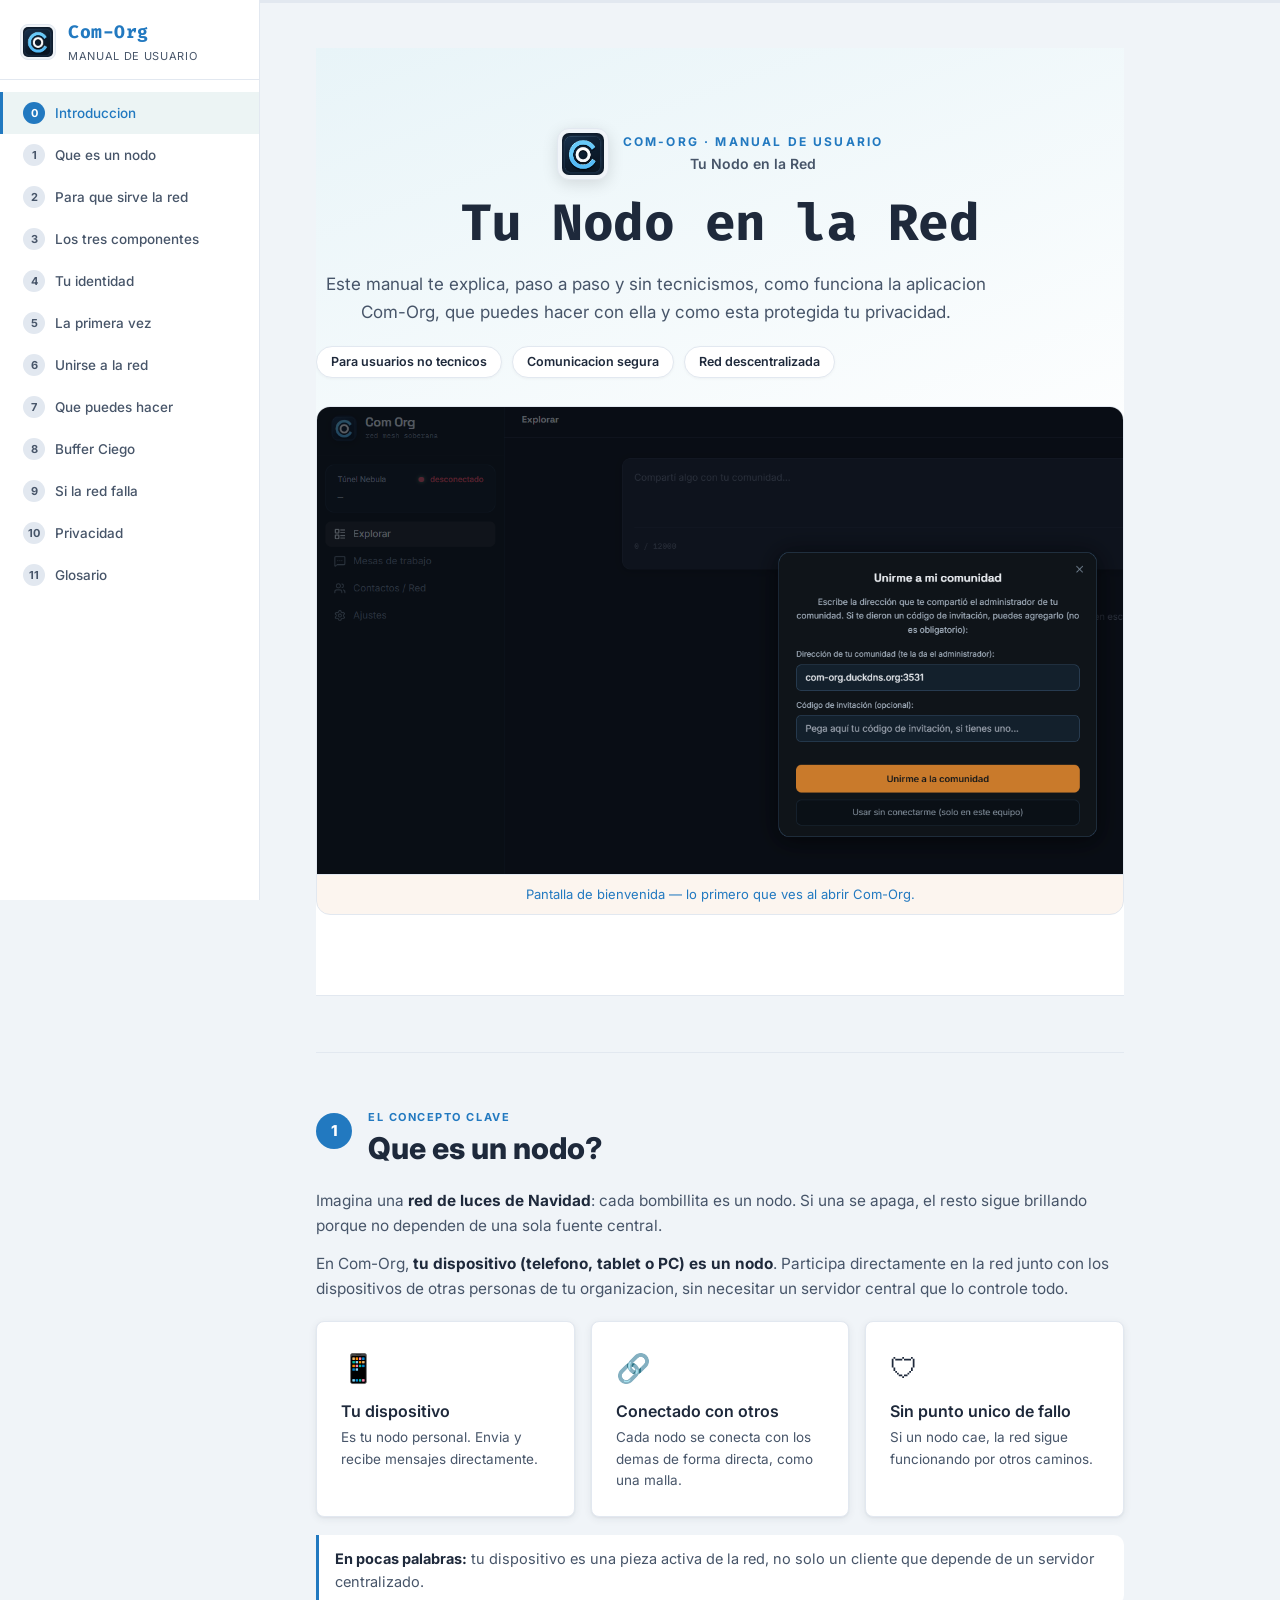
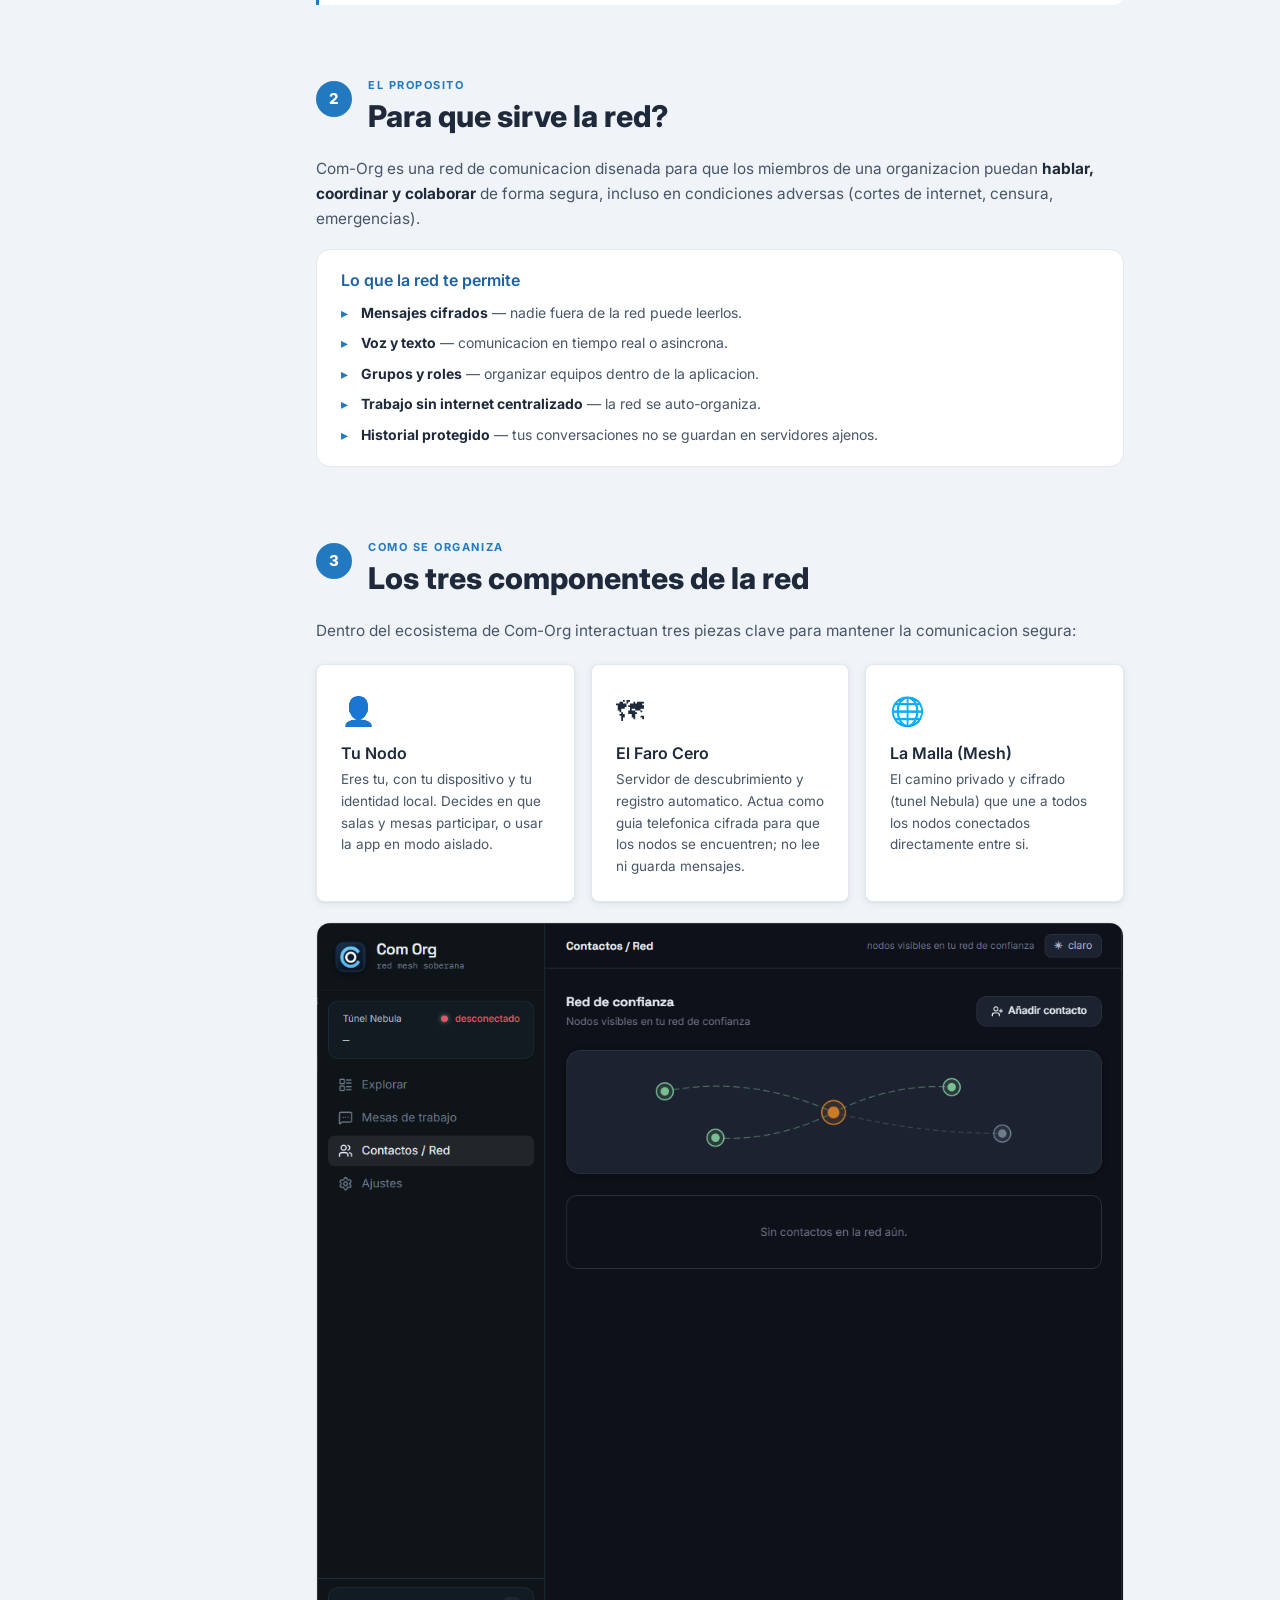
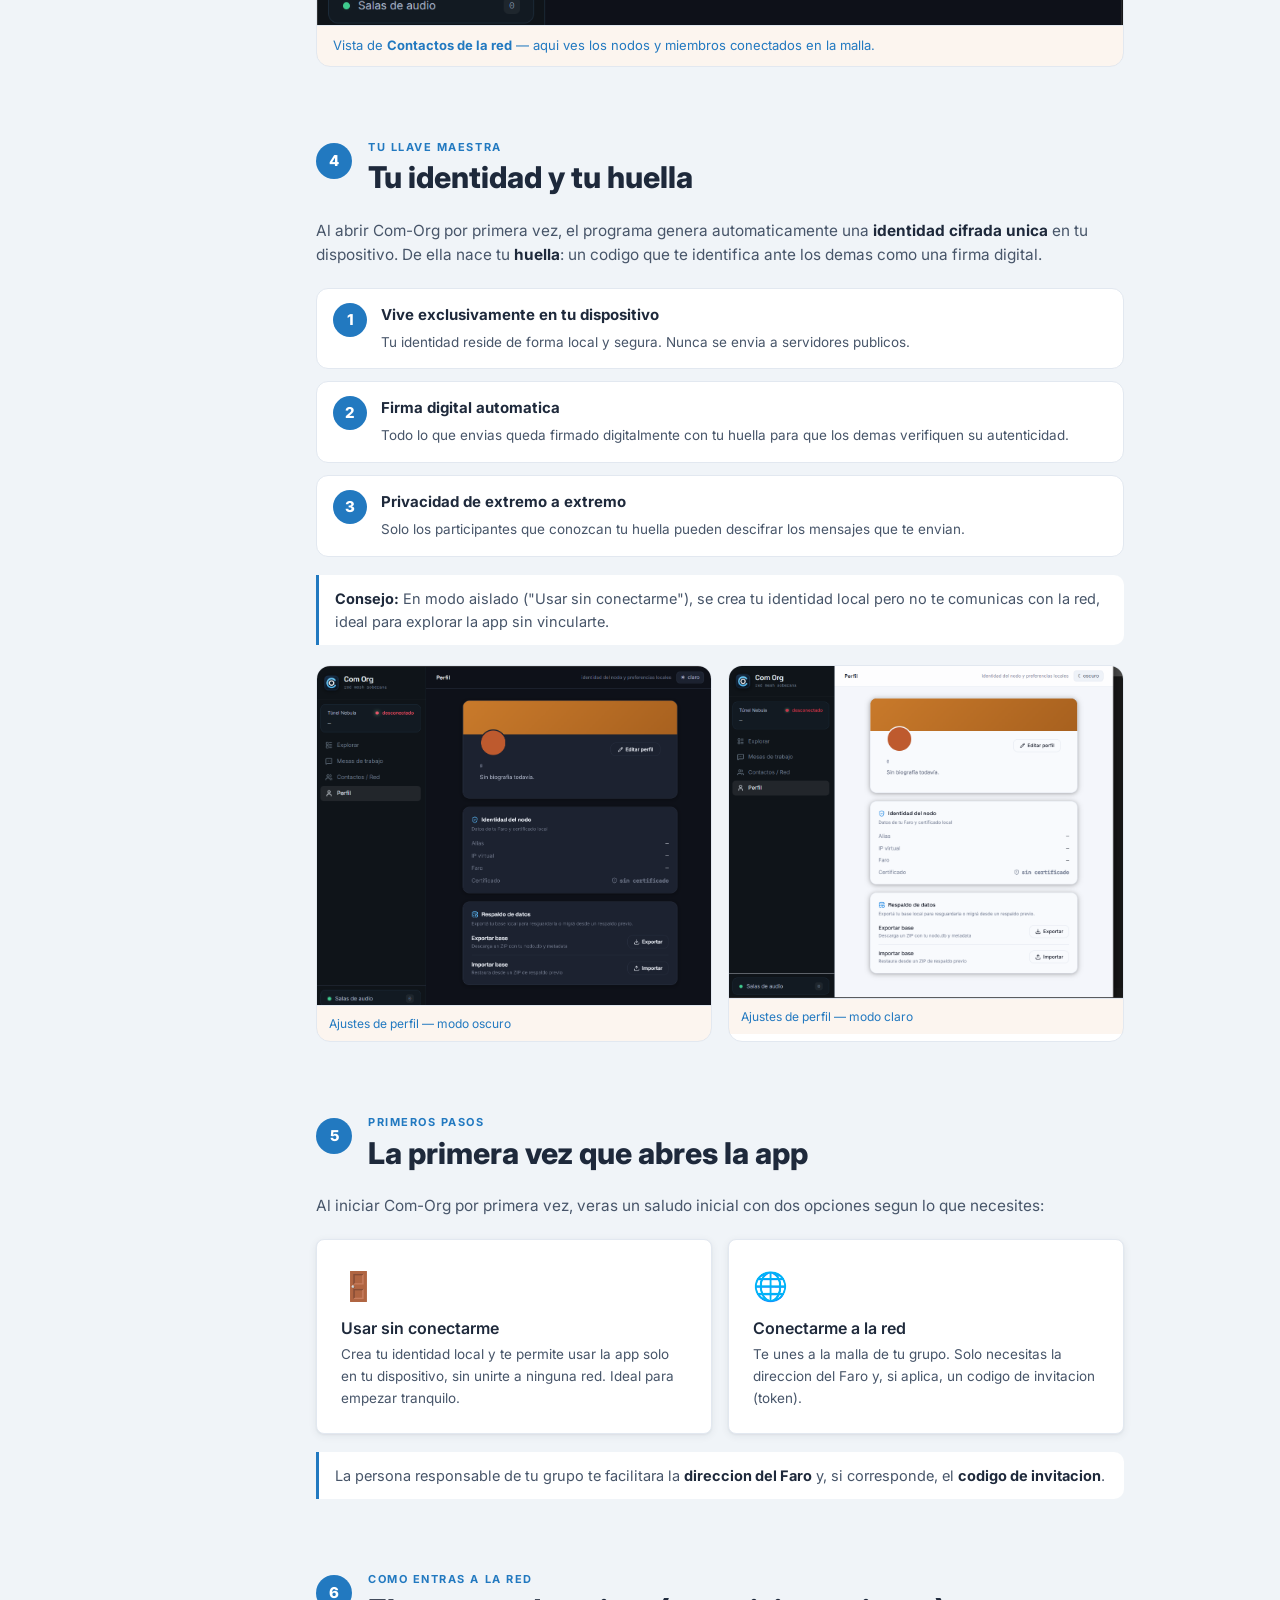
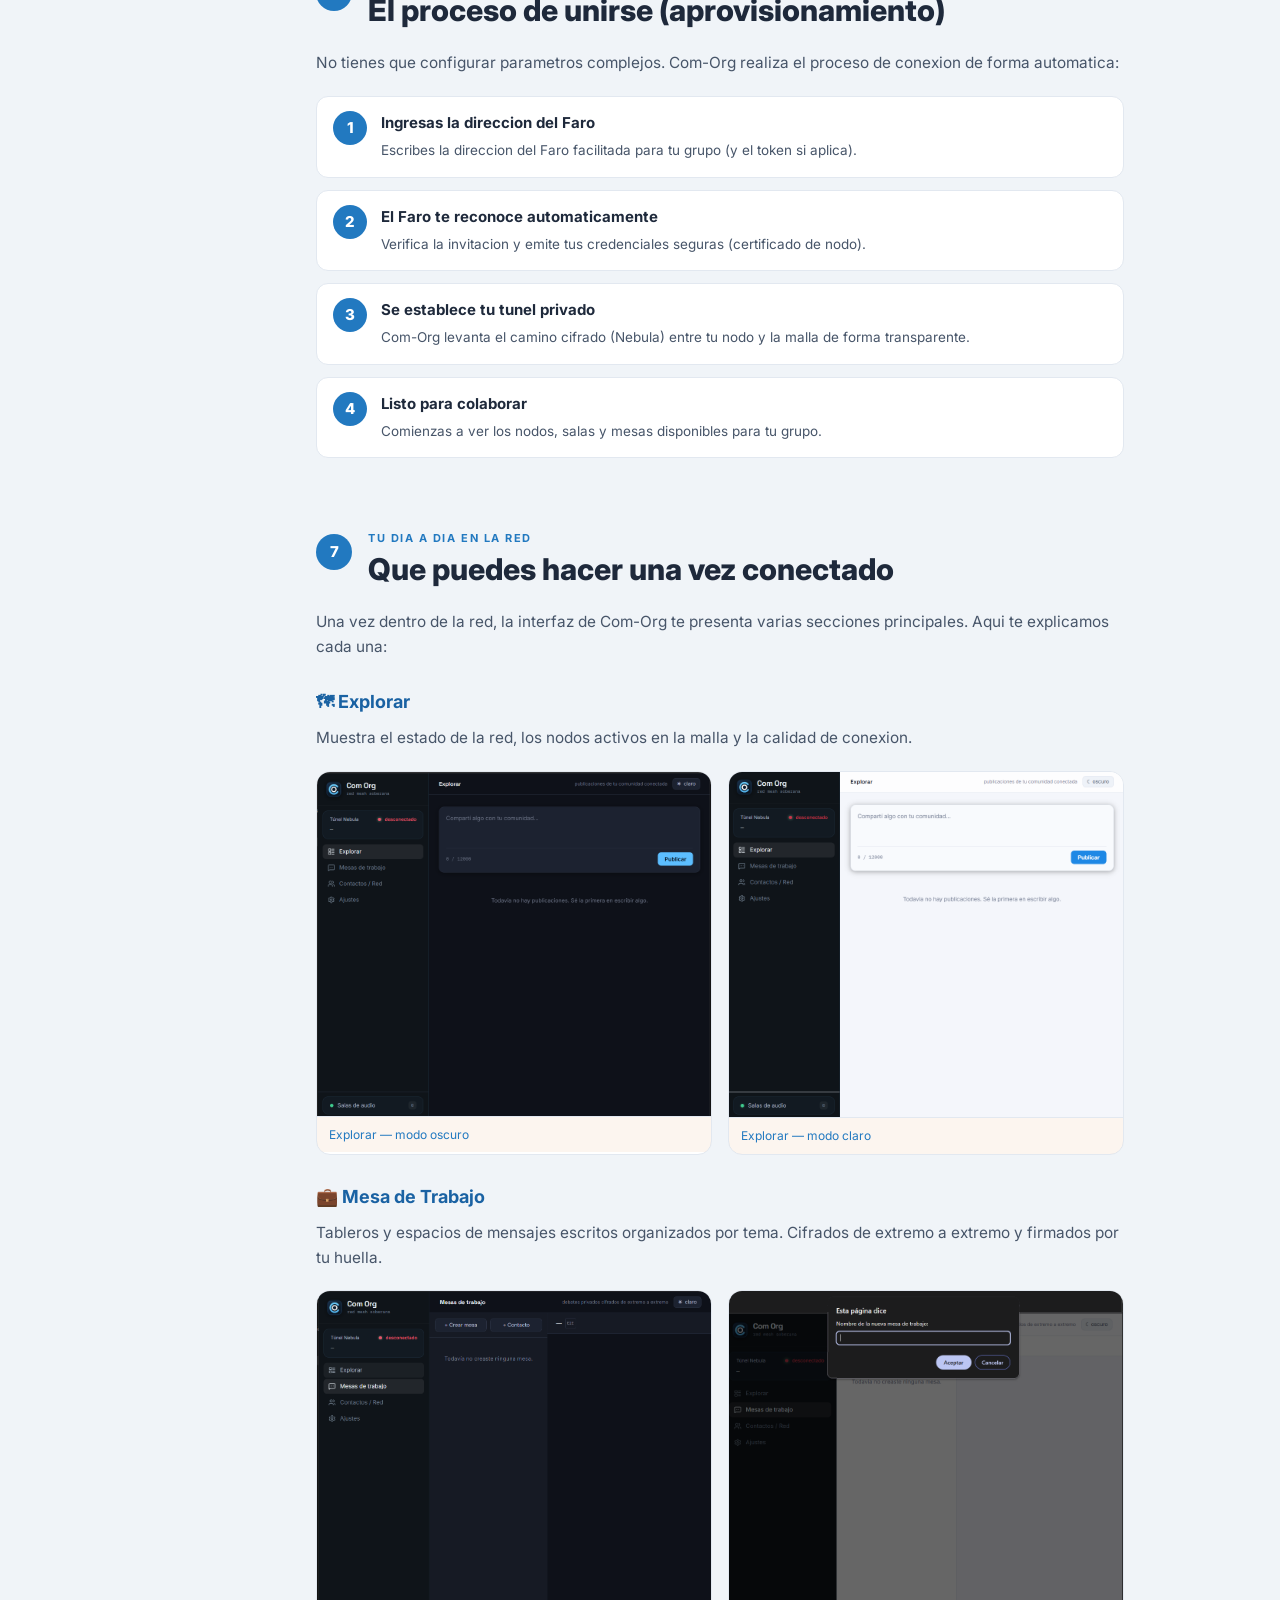
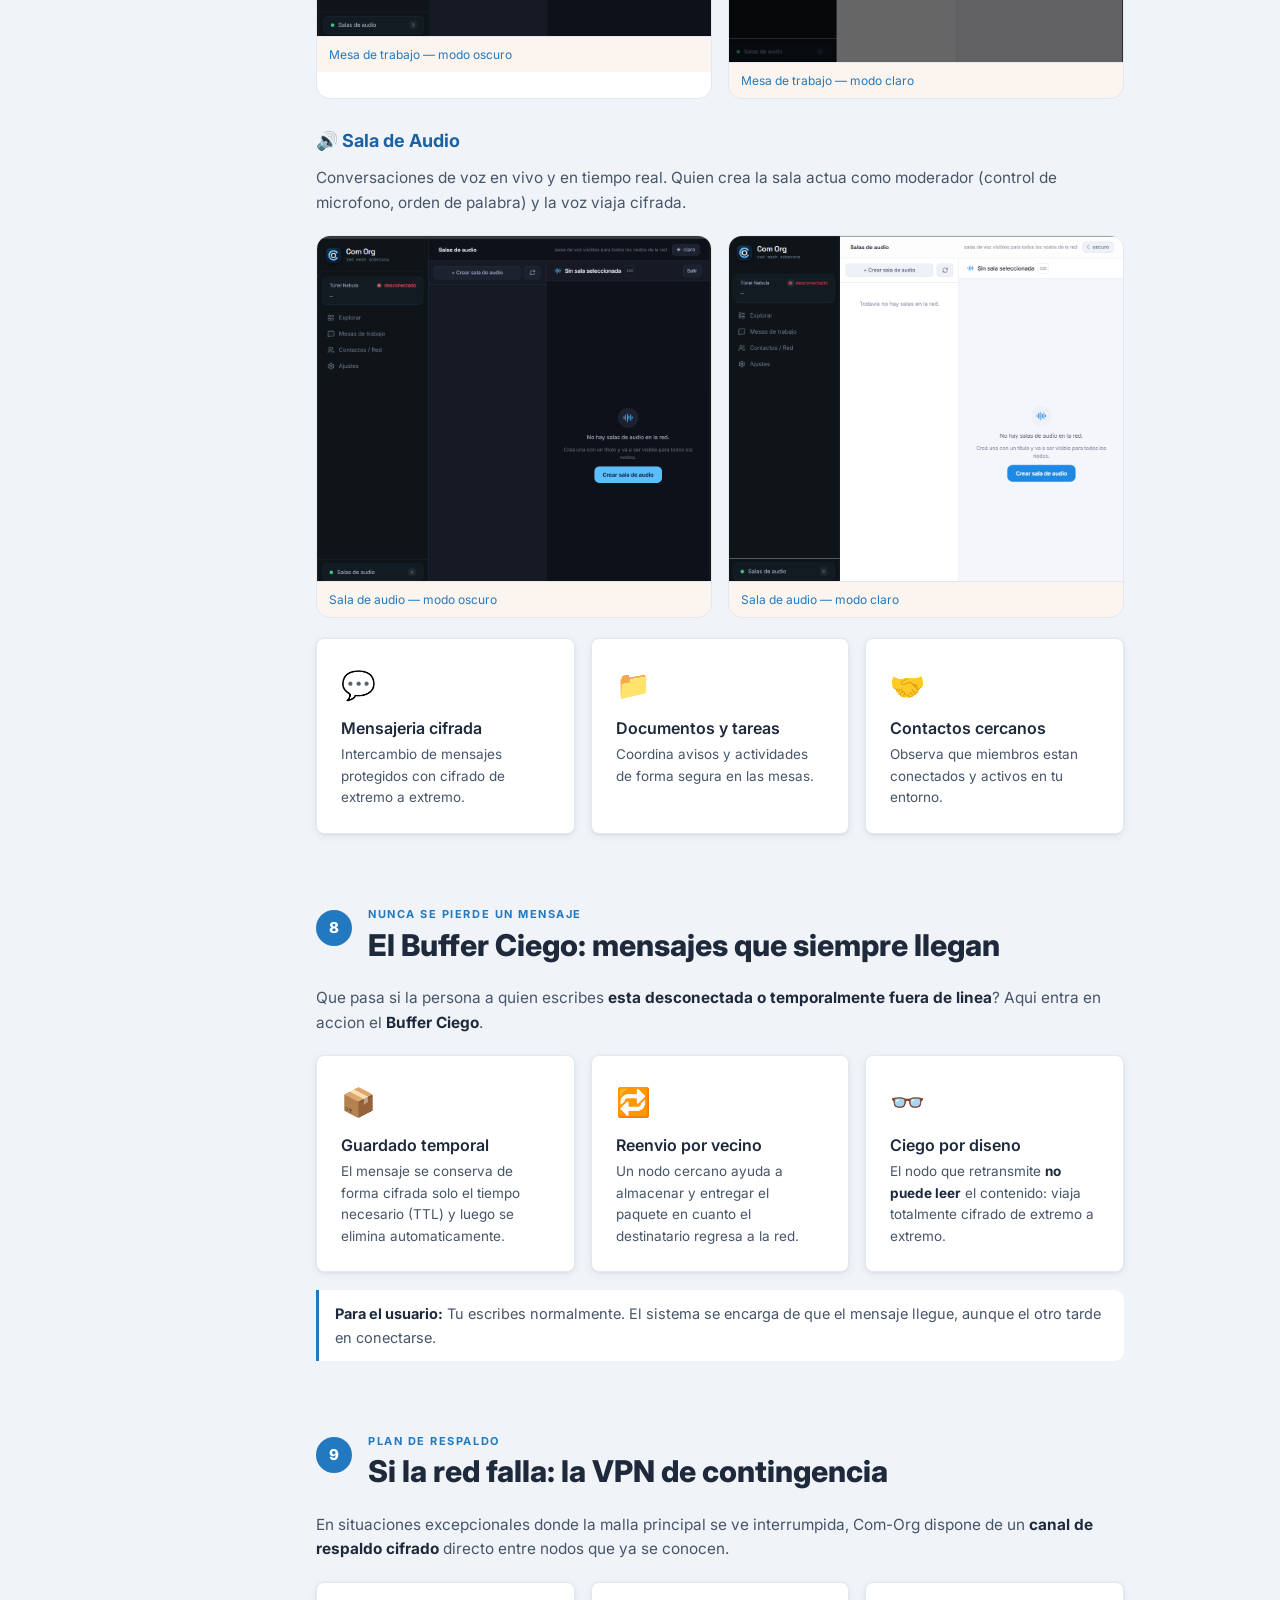
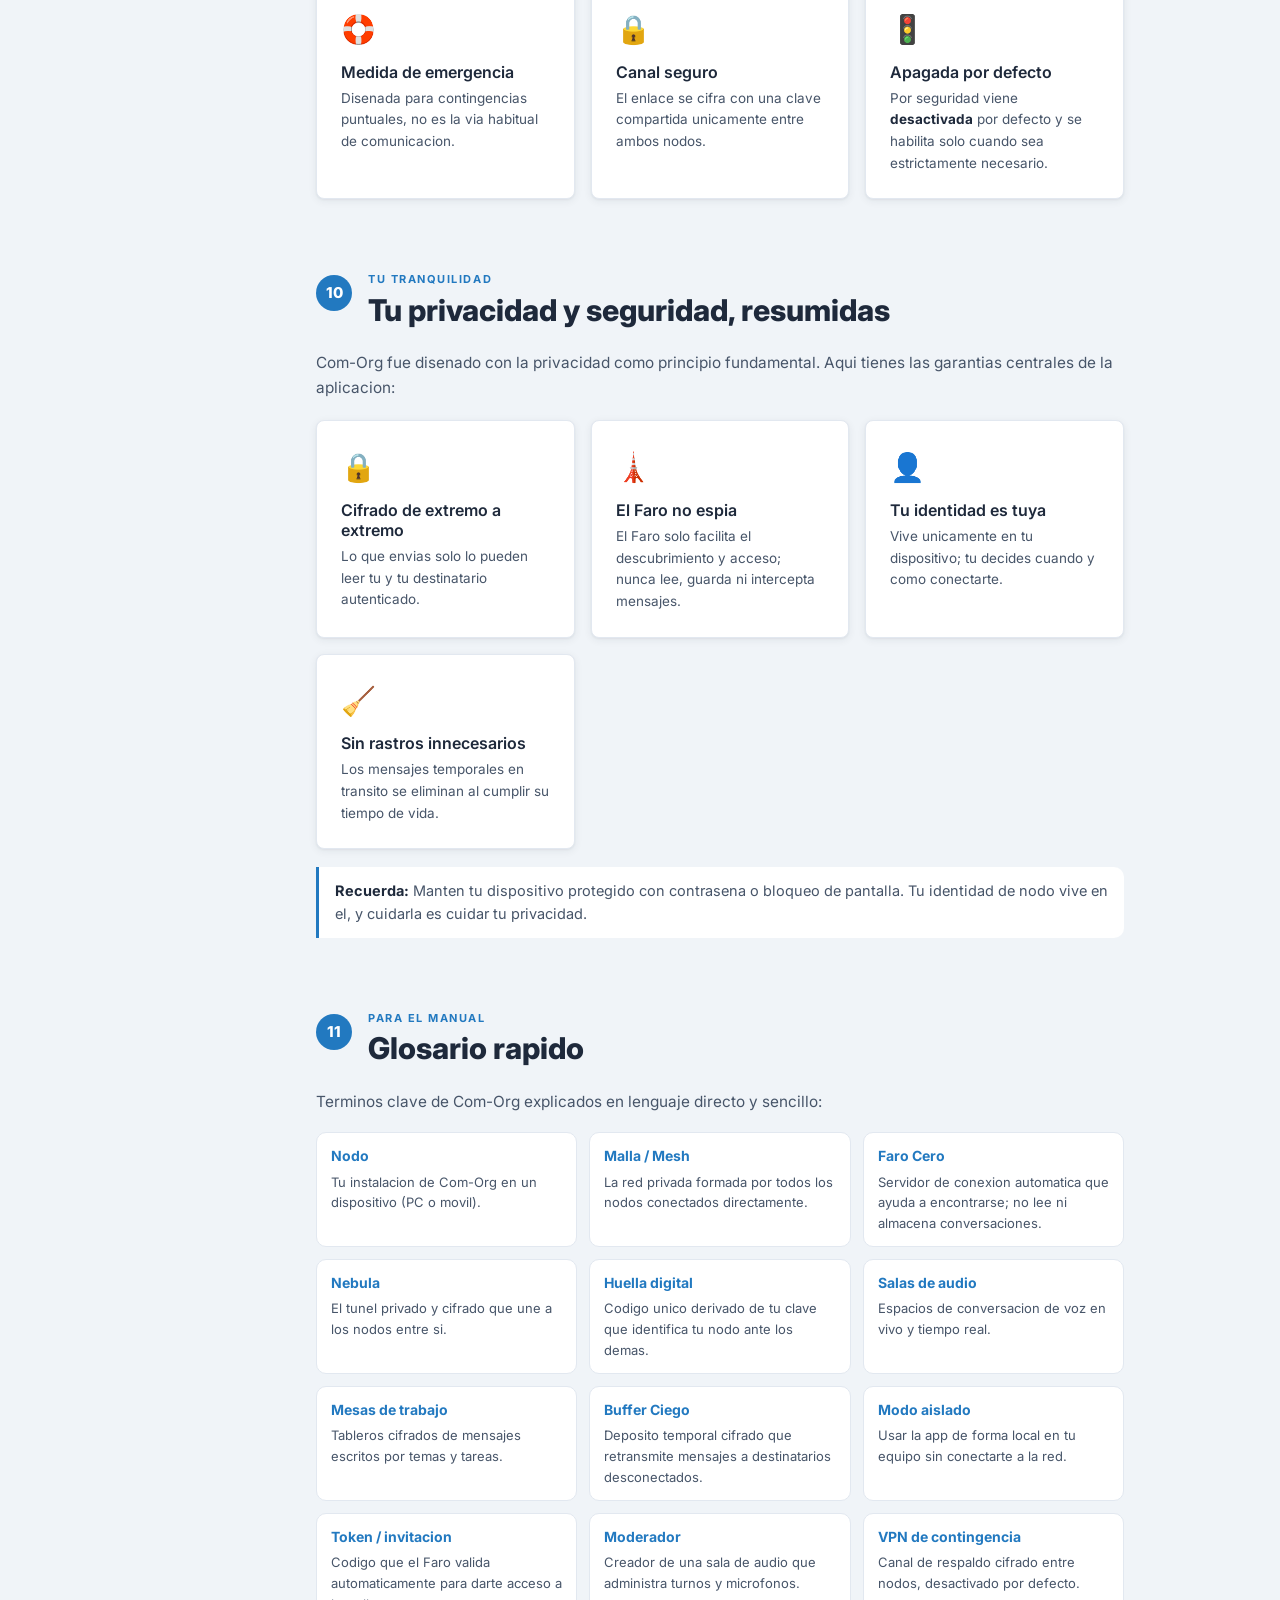
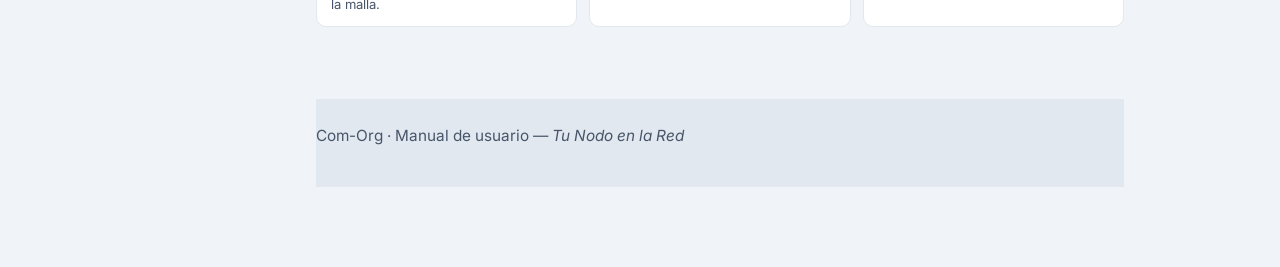
<file: manual/manual-usuario.html>
<!doctype html>
<html lang="es">
  <head>
    <meta charset="UTF-8" />
    <meta name="viewport" content="width=device-width, initial-scale=1.0" />
    <title>Com-Org &middot; Manual de Usuario &mdash; Tu Nodo en la Red</title>
    <meta
      name="description"
      content="Manual de usuario de Com-Org. Aprende como conectarte a la red, que puedes hacer y como funciona tu nodo." />
    <link rel="preconnect" href="https://fonts.googleapis.com" />
    <link rel="preconnect" href="https://fonts.gstatic.com" crossorigin />
    <link
      href="https://fonts.googleapis.com/css2?family=Fira+Code:wght@400;600&family=Inter:wght@400;500;600;700;800&display=swap"
      rel="stylesheet" />
    <style>
      :root {
        --bg:      var(--bg-core);
        --bg2:     var(--bg-surface);
        --card:    var(--bg-card);
        --line:    var(--border-subtle);
        --txt:     var(--text-primary);
        --muted:   var(--text-secondary);
        --accent:  var(--accent-emerald);
        --accent2: var(--accent-emerald-hover);
        --warn:    var(--accent-amber);
        --pink:    var(--accent-rose);
        --sw:      260px;
      }
      *,
      *::before,
      *::after {
        box-sizing: border-box;
        margin: 0;
        padding: 0;
      }
      html {
        scroll-behavior: smooth;
      }
      body {
        background: var(--bg);
        color: var(--txt);
        font-family: "Inter", system-ui, sans-serif;
        font-size: 16px;
        line-height: 1.7;
        display: flex;
        min-height: 100vh;
      }

      /* Sidebar */
      #sb {
        position: fixed;
        top: 0;
        left: 0;
        width: var(--sw);
        height: 100vh;
        background: var(--bg2);
        border-right: 1px solid var(--line);
        display: flex;
        flex-direction: column;
        z-index: 100;
        overflow-y: auto;
        transition: transform 0.3s;
      }
      .sb-logo {
        padding: 18px 20px 14px;
        border-bottom: 1px solid var(--line);
        display: flex;
        align-items: center;
        gap: 12px;
      }
      .sb-logo .logo-img {
        width: 36px;
        height: 36px;
        border-radius: 8px;
        object-fit: contain;
        background: var(--bg);
        padding: 2px;
        border: 1px solid var(--line);
        flex-shrink: 0;
      }
      .sb-logo .brand {
        font-size: 18px;
        font-weight: 800;
        color: var(--accent);
        font-family: "Fira Code", monospace;
        letter-spacing: 0.5px;
      }
      .sb-logo .sub {
        font-size: 11px;
        color: var(--muted);
        margin-top: 1px;
        letter-spacing: 0.06em;
        text-transform: uppercase;
      }
      .hero-brand {
        display: inline-flex;
        align-items: center;
        gap: 14px;
        margin-bottom: 16px;
      }
      .hero-logo {
        width: 52px;
        height: 52px;
        border-radius: 12px;
        object-fit: contain;
        background: var(--bg);
        padding: 4px;
        border: 1px solid var(--line);
        box-shadow: 0 4px 16px rgba(0, 0, 0, 0.12);
      }
      #nav {
        list-style: none;
        padding: 12px 0;
        flex: 1;
      }
      #nav li {
        display: block;
      }
      #nav a {
        display: flex;
        align-items: center;
        gap: 10px;
        padding: 10px 20px;
        color: var(--muted);
        text-decoration: none;
        font-size: 13.5px;
        font-weight: 500;
        border-left: 3px solid transparent;
        transition: all 0.2s;
      }
      #nav a .n {
        display: inline-flex;
        align-items: center;
        justify-content: center;
        width: 22px;
        height: 22px;
        border-radius: 50%;
        background: var(--line);
        font-size: 11px;
        font-weight: 700;
        flex-shrink: 0;
        color: var(--muted);
        transition: all 0.2s;
      }
      #nav a:hover,
      #nav a.active {
        color: var(--accent);
        border-left-color: var(--accent);
        background: rgba(15, 118, 110, 0.08);
      }
      #nav a:hover .n,
      #nav a.active .n {
        background: var(--accent);
        color: #fff;
      }

      /* Main */
      #main {
        margin-left: var(--sw);
        flex: 1;
        padding: 48px 56px 80px;
        max-width: 920px;
      }

      /* Progress */
      #pb {
        position: fixed;
        top: 0;
        left: var(--sw);
        right: 0;
        height: 3px;
        background: var(--line);
        z-index: 200;
      }
      #pf {
        height: 100%;
        width: 0%;
        background: linear-gradient(90deg, var(--accent), var(--accent2));
        transition: width 0.2s;
      }

      /* Hero */
      .hero {
        margin-bottom: 56px;
      }
      .hero .ey {
        color: var(--accent);
        font-weight: 700;
        letter-spacing: 0.18em;
        text-transform: uppercase;
        font-size: 12px;
        margin-bottom: 16px;
      }
      .hero h1 {
        font-size: clamp(30px, 4vw, 52px);
        font-weight: 800;
        line-height: 1.05;
        color: var(--accent);
        margin-bottom: 16px;
        font-family: "Fira Code", monospace;
      }
      .hero .lead {
        font-size: 17px;
        color: var(--muted);
        max-width: 680px;
        line-height: 1.65;
      }

      /* Section */
      .sec {
        margin-bottom: 72px;
        scroll-margin-top: 24px;
      }
      .sec-hd {
        display: flex;
        align-items: flex-start;
        gap: 16px;
        margin-bottom: 24px;
      }
      .sec-n {
        display: inline-flex;
        align-items: center;
        justify-content: center;
        width: 36px;
        height: 36px;
        border-radius: 50%;
        background: var(--accent);
        color: #fff;
        font-weight: 800;
        font-size: 15px;
        flex-shrink: 0;
        margin-top: 4px;
      }
      .sec h2 {
        font-size: clamp(20px, 2.8vw, 30px);
        font-weight: 800;
        color: var(--txt);
        line-height: 1.15;
      }
      .ey-sm {
        color: var(--accent);
        font-weight: 700;
        letter-spacing: 0.14em;
        text-transform: uppercase;
        font-size: 11px;
        margin-bottom: 4px;
      }
      p {
        color: var(--muted);
        margin-bottom: 14px;
      }
      p strong {
        color: var(--txt);
      }

      /* Cards */
      .cards {
        display: grid;
        grid-template-columns: repeat(auto-fit, minmax(200px, 1fr));
        gap: 16px;
        margin-top: 20px;
      }
      .card {
        background: var(--card);
        border: 1px solid var(--line);
        border-radius: 14px;
        padding: 20px;
      }
      .card .ico {
        font-size: 28px;
        margin-bottom: 10px;
        display: block;
      }
      .card h3 {
        font-size: 16px;
        margin-bottom: 6px;
        color: var(--txt);
      }
      .card p {
        font-size: 13.5px;
        margin: 0;
      }

      /* Steps */
      .steps {
        display: flex;
        flex-direction: column;
        gap: 12px;
        margin-top: 20px;
      }
      .step {
        display: flex;
        gap: 14px;
        align-items: flex-start;
        background: var(--card);
        border: 1px solid var(--line);
        border-radius: 12px;
        padding: 14px 16px;
      }
      .step-n {
        display: inline-flex;
        align-items: center;
        justify-content: center;
        width: 34px;
        height: 34px;
        border-radius: 50%;
        background: var(--accent);
        color: #fff;
        font-weight: 800;
        font-size: 15px;
        flex-shrink: 0;
      }
      .step-b b {
        display: block;
        color: var(--txt);
        font-size: 15px;
        margin-bottom: 2px;
      }
      .step-b span {
        color: var(--muted);
        font-size: 13.5px;
      }

      /* Tags */
      .tag {
        display: inline-flex;
        align-items: center;
        padding: 5px 14px;
        border-radius: 20px;
        font-size: 12.5px;
        font-weight: 600;
        background: var(--bg-surface);
        color: var(--txt);
        border: 1px solid var(--line);
        box-shadow: 0 1px 3px rgba(0, 0, 0, 0.04);
      }
      .tag.b,
      .tag.g,
      .tag.w {
        background: var(--bg-surface);
        color: var(--txt);
        border: 1px solid var(--line);
      }

      /* Panel */
      .panel {
        background: var(--card);
        border: 1px solid var(--line);
        border-radius: 14px;
        padding: 20px 24px;
        margin-top: 18px;
      }
      .panel h3 {
        font-size: 16px;
        color: var(--accent2);
        margin-bottom: 12px;
      }
      .panel ul {
        list-style: none;
        display: flex;
        flex-direction: column;
        gap: 8px;
      }
      .panel li {
        padding-left: 20px;
        position: relative;
        color: var(--muted);
        font-size: 14px;
      }
      .panel li::before {
        content: "▸ ";
        position: absolute;
        left: 0;
        color: var(--accent);
      }
      .panel li strong {
        color: var(--txt);
      }

      /* Quote */
      .quote {
        border-left: 3px solid var(--accent);
        padding: 12px 16px;
        background: var(--card);
        border-radius: 0 10px 10px 0;
        margin: 18px 0;
        color: var(--muted);
        font-size: 14.5px;
      }
      .quote strong {
        color: var(--txt);
      }

      /* Sub-section title */
      .sub-h {
        font-size: 18px;
        margin: 28px 0 10px;
        color: var(--accent2);
        font-weight: 700;
      }

      /* Screenshots */
      .shot {
        margin: 20px 0;
        border-radius: 14px;
        overflow: hidden;
        border: 1px solid var(--line);
        background: var(--card);
      }
      .shot img {
        display: block;
        width: 100%;
        height: auto;
      }
      .shot figcaption {
        padding: 10px 16px;
        font-size: 13px;
        color: var(--accent);
        background: rgba(204, 112, 35, 0.07);
        border-top: 1px solid var(--line);
        line-height: 1.5;
      }
      .shot-pair {
        display: grid;
        grid-template-columns: 1fr 1fr;
        gap: 16px;
        margin: 20px 0;
      }
      .shot-pair figure {
        border-radius: 14px;
        overflow: hidden;
        border: 1px solid var(--line);
        background: var(--card);
      }
      .shot-pair img {
        display: block;
        width: 100%;
        height: auto;
      }
      .shot-pair figcaption {
        padding: 8px 12px;
        font-size: 12px;
        color: var(--accent);
        background: rgba(204, 112, 35, 0.07);
        border-top: 1px solid var(--line);
      }

      /* Glossary */
      .glos {
        display: grid;
        grid-template-columns: repeat(auto-fit, minmax(230px, 1fr));
        gap: 12px;
        margin-top: 18px;
      }
      .gl {
        background: var(--card);
        border: 1px solid var(--line);
        border-radius: 10px;
        padding: 12px 14px;
      }
      .gl .term {
        color: var(--accent);
        font-weight: 700;
        font-size: 14px;
      }
      .gl .def {
        color: var(--muted);
        font-size: 13px;
        margin-top: 4px;
      }

      /* Divider */
      hr.div {
        border: none;
        border-top: 1px solid var(--line);
        margin: 56px 0;
      }

      /* Mobile */
      #mtog {
        display: none;
        position: fixed;
        top: 14px;
        left: 14px;
        z-index: 300;
        background: var(--card);
        border: 1px solid var(--line);
        color: var(--txt);
        padding: 8px 12px;
        border-radius: 8px;
        cursor: pointer;
        font-size: 18px;
        line-height: 1;
      }
      @media (max-width: 768px) {
        #mtog {
          display: block;
        }
        #sb {
          transform: translateX(-100%);
        }
        #sb.open {
          transform: translateX(0);
        }
        #main {
          margin-left: 0;
          padding: 24px 20px 60px;
        }
        #pb {
          left: 0;
        }
        .shot-pair {
          grid-template-columns: 1fr;
        }
        .cards {
          grid-template-columns: 1fr;
        }
      }
    </style>
      <link rel="stylesheet" href="../css/main.css" />
  </head>
  <body>
    <button id="mtog" aria-label="Abrir menu" onclick="toggleSB()">&#9776;</button>
    <div id="pb"><div id="pf"></div></div>

    <aside id="sb" role="navigation" aria-label="Menu del manual">
      <div class="sb-logo">
        <img src="img/com-org.png" alt="Logo Com-Org" class="logo-img" />
        <div>
          <div class="brand">Com-Org</div>
          <div class="sub">Manual de usuario</div>
        </div>
      </div>
      <ul id="nav">
        <li>
          <a href="#intro" class="active"><span class="n">0</span> Introduccion</a>
        </li>
        <li>
          <a href="#s1"><span class="n">1</span> Que es un nodo</a>
        </li>
        <li>
          <a href="#s2"><span class="n">2</span> Para que sirve la red</a>
        </li>
        <li>
          <a href="#s3"><span class="n">3</span> Los tres componentes</a>
        </li>
        <li>
          <a href="#s4"><span class="n">4</span> Tu identidad</a>
        </li>
        <li>
          <a href="#s5"><span class="n">5</span> La primera vez</a>
        </li>
        <li>
          <a href="#s6"><span class="n">6</span> Unirse a la red</a>
        </li>
        <li>
          <a href="#s7"><span class="n">7</span> Que puedes hacer</a>
        </li>
        <li>
          <a href="#s8"><span class="n">8</span> Buffer Ciego</a>
        </li>
        <li>
          <a href="#s9"><span class="n">9</span> Si la red falla</a>
        </li>
        <li>
          <a href="#s10"><span class="n">10</span> Privacidad</a>
        </li>
        <li>
          <a href="#s11"><span class="n">11</span> Glosario</a>
        </li>
      </ul>
    </aside>

    <main id="main">
      <!-- HERO -->
      <header class="hero" id="intro">
        <div class="hero-brand">
          <img src="img/com-org.png" alt="Logo Com-Org" class="hero-logo" />
          <div>
            <div class="ey" style="margin-bottom: 2px">Com-Org &middot; Manual de usuario</div>
            <div style="font-size: 14px; color: var(--muted); font-weight: 600">Tu Nodo en la Red</div>
          </div>
        </div>
        <h1>Tu Nodo en la Red</h1>
        <p class="lead">
          Este manual te explica, paso a paso y sin tecnicismos, como funciona la aplicacion Com-Org, que puedes hacer
          con ella y como esta protegida tu privacidad.
        </p>
        <div style="margin-top: 20px; display: flex; gap: 10px; flex-wrap: wrap">
          <span class="tag b">Para usuarios no tecnicos</span>
          <span class="tag g">Comunicacion segura</span>
          <span class="tag w">Red descentralizada</span>
        </div>
        <figure class="shot" style="margin-top: 28px">
          <img src="img/0-bienvenida.png" alt="Pantalla de bienvenida de Com-Org" loading="lazy" />
          <figcaption>Pantalla de bienvenida &mdash; lo primero que ves al abrir Com-Org.</figcaption>
        </figure>
      </header>

      <hr class="div" />

      <!-- S1 -->
      <section class="sec" id="s1">
        <div class="sec-hd">
          <span class="sec-n">1</span>
          <div>
            <div class="ey-sm">El concepto clave</div>
            <h2>Que es un nodo?</h2>
          </div>
        </div>
        <p>
          Imagina una <strong>red de luces de Navidad</strong>: cada bombillita es un nodo. Si una se apaga, el resto
          sigue brillando porque no dependen de una sola fuente central.
        </p>
        <p>
          En Com-Org, <strong>tu dispositivo (telefono, tablet o PC) es un nodo</strong>. Participa directamente en la
          red junto con los dispositivos de otras personas de tu organizacion, sin necesitar un servidor central que lo
          controle todo.
        </p>
        <div class="cards">
          <div class="card">
            <span class="ico">&#128241;</span>
            <h3>Tu dispositivo</h3>
            <p>Es tu nodo personal. Envia y recibe mensajes directamente.</p>
          </div>
          <div class="card">
            <span class="ico">&#128279;</span>
            <h3>Conectado con otros</h3>
            <p>Cada nodo se conecta con los demas de forma directa, como una malla.</p>
          </div>
          <div class="card">
            <span class="ico">&#128737;</span>
            <h3>Sin punto unico de fallo</h3>
            <p>Si un nodo cae, la red sigue funcionando por otros caminos.</p>
          </div>
        </div>
        <div class="quote">
          <strong>En pocas palabras:</strong> tu dispositivo es una pieza activa de la red, no solo un cliente que
          depende de un servidor centralizado.
        </div>
      </section>

      <!-- S2 -->
      <section class="sec" id="s2">
        <div class="sec-hd">
          <span class="sec-n">2</span>
          <div>
            <div class="ey-sm">El proposito</div>
            <h2>Para que sirve la red?</h2>
          </div>
        </div>
        <p>
          Com-Org es una red de comunicacion disenada para que los miembros de una organizacion puedan
          <strong>hablar, coordinar y colaborar</strong> de forma segura, incluso en condiciones adversas (cortes de
          internet, censura, emergencias).
        </p>
        <div class="panel">
          <h3>Lo que la red te permite</h3>
          <ul>
            <li><strong>Mensajes cifrados</strong> &mdash; nadie fuera de la red puede leerlos.</li>
            <li><strong>Voz y texto</strong> &mdash; comunicacion en tiempo real o asincrona.</li>
            <li><strong>Grupos y roles</strong> &mdash; organizar equipos dentro de la aplicacion.</li>
            <li><strong>Trabajo sin internet centralizado</strong> &mdash; la red se auto-organiza.</li>
            <li><strong>Historial protegido</strong> &mdash; tus conversaciones no se guardan en servidores ajenos.</li>
          </ul>
        </div>
      </section>

      <!-- S3 -->
      <section class="sec" id="s3">
        <div class="sec-hd">
          <span class="sec-n">3</span>
          <div>
            <div class="ey-sm">Como se organiza</div>
            <h2>Los tres componentes de la red</h2>
          </div>
        </div>
        <p>Dentro del ecosistema de Com-Org interactuan tres piezas clave para mantener la comunicacion segura:</p>
        <div class="cards">
          <div class="card">
            <span class="ico">&#128100;</span>
            <h3>Tu Nodo</h3>
            <p>
              Eres tu, con tu dispositivo y tu identidad local. Decides en que salas y mesas participar, o usar la app
              en modo aislado.
            </p>
          </div>
          <div class="card">
            <span class="ico">&#128506;</span>
            <h3>El Faro Cero</h3>
            <p>
              Servidor de descubrimiento y registro automatico. Actua como guia telefonica cifrada para que los nodos se
              encuentren; no lee ni guarda mensajes.
            </p>
          </div>
          <div class="card">
            <span class="ico">&#127760;</span>
            <h3>La Malla (Mesh)</h3>
            <p>
              El camino privado y cifrado (tunel Nebula) que une a todos los nodos conectados directamente entre si.
            </p>
          </div>
        </div>
        <figure class="shot" style="margin-top: 20px">
          <img src="img/3-contactos-red.png" alt="Pantalla de contactos de la red en Com-Org" loading="lazy" />
          <figcaption>
            Vista de <strong>Contactos de la red</strong> &mdash; aqui ves los nodos y miembros conectados en la malla.
          </figcaption>
        </figure>
      </section>

      <!-- S4 -->
      <section class="sec" id="s4">
        <div class="sec-hd">
          <span class="sec-n">4</span>
          <div>
            <div class="ey-sm">Tu llave maestra</div>
            <h2>Tu identidad y tu huella</h2>
          </div>
        </div>
        <p>
          Al abrir Com-Org por primera vez, el programa genera automaticamente una
          <strong>identidad cifrada unica</strong> en tu dispositivo. De ella nace tu <strong>huella</strong>: un codigo
          que te identifica ante los demas como una firma digital.
        </p>
        <div class="steps">
          <div class="step">
            <span class="step-n">1</span>
            <div class="step-b">
              <b>Vive exclusivamente en tu dispositivo</b
              ><span>Tu identidad reside de forma local y segura. Nunca se envia a servidores publicos.</span>
            </div>
          </div>
          <div class="step">
            <span class="step-n">2</span>
            <div class="step-b">
              <b>Firma digital automatica</b
              ><span
                >Todo lo que envias queda firmado digitalmente con tu huella para que los demas verifiquen su
                autenticidad.</span
              >
            </div>
          </div>
          <div class="step">
            <span class="step-n">3</span>
            <div class="step-b">
              <b>Privacidad de extremo a extremo</b
              ><span>Solo los participantes que conozcan tu huella pueden descifrar los mensajes que te envian.</span>
            </div>
          </div>
        </div>
        <div class="quote">
          <strong>Consejo:</strong> En modo aislado ("Usar sin conectarme"), se crea tu identidad local pero no te
          comunicas con la red, ideal para explorar la app sin vincularte.
        </div>
        <div class="shot-pair">
          <figure>
            <img src="img/4-ajustes-perfil.png" alt="Ajustes y perfil modo oscuro" loading="lazy" />
            <figcaption>Ajustes de perfil &mdash; modo oscuro</figcaption>
          </figure>
          <figure>
            <img src="img/4-ajustes-perfil-claro.png" alt="Ajustes y perfil modo claro" loading="lazy" />
            <figcaption>Ajustes de perfil &mdash; modo claro</figcaption>
          </figure>
        </div>
      </section>

      <!-- S5 -->
      <section class="sec" id="s5">
        <div class="sec-hd">
          <span class="sec-n">5</span>
          <div>
            <div class="ey-sm">Primeros pasos</div>
            <h2>La primera vez que abres la app</h2>
          </div>
        </div>
        <p>Al iniciar Com-Org por primera vez, veras un saludo inicial con dos opciones segun lo que necesites:</p>
        <div class="cards">
          <div class="card">
            <span class="ico">&#128682;</span>
            <h3>Usar sin conectarme</h3>
            <p>
              Crea tu identidad local y te permite usar la app solo en tu dispositivo, sin unirte a ninguna red. Ideal
              para empezar tranquilo.
            </p>
          </div>
          <div class="card">
            <span class="ico">&#127760;</span>
            <h3>Conectarme a la red</h3>
            <p>
              Te unes a la malla de tu grupo. Solo necesitas la direccion del Faro y, si aplica, un codigo de invitacion
              (token).
            </p>
          </div>
        </div>
        <div class="quote">
          La persona responsable de tu grupo te facilitara la <strong>direccion del Faro</strong> y, si corresponde, el
          <strong>codigo de invitacion</strong>.
        </div>
      </section>

      <!-- S6 -->
      <section class="sec" id="s6">
        <div class="sec-hd">
          <span class="sec-n">6</span>
          <div>
            <div class="ey-sm">Como entras a la red</div>
            <h2>El proceso de unirse (aprovisionamiento)</h2>
          </div>
        </div>
        <p>
          No tienes que configurar parametros complejos. Com-Org realiza el proceso de conexion de forma automatica:
        </p>
        <div class="steps">
          <div class="step">
            <span class="step-n">1</span>
            <div class="step-b">
              <b>Ingresas la direccion del Faro</b
              ><span>Escribes la direccion del Faro facilitada para tu grupo (y el token si aplica).</span>
            </div>
          </div>
          <div class="step">
            <span class="step-n">2</span>
            <div class="step-b">
              <b>El Faro te reconoce automaticamente</b
              ><span>Verifica la invitacion y emite tus credenciales seguras (certificado de nodo).</span>
            </div>
          </div>
          <div class="step">
            <span class="step-n">3</span>
            <div class="step-b">
              <b>Se establece tu tunel privado</b
              ><span>Com-Org levanta el camino cifrado (Nebula) entre tu nodo y la malla de forma transparente.</span>
            </div>
          </div>
          <div class="step">
            <span class="step-n">4</span>
            <div class="step-b">
              <b>Listo para colaborar</b
              ><span>Comienzas a ver los nodos, salas y mesas disponibles para tu grupo.</span>
            </div>
          </div>
        </div>
      </section>

      <!-- S7 -->
      <section class="sec" id="s7">
        <div class="sec-hd">
          <span class="sec-n">7</span>
          <div>
            <div class="ey-sm">Tu dia a dia en la red</div>
            <h2>Que puedes hacer una vez conectado</h2>
          </div>
        </div>
        <p>
          Una vez dentro de la red, la interfaz de Com-Org te presenta varias secciones principales. Aqui te explicamos
          cada una:
        </p>

        <p class="sub-h">&#128506; Explorar</p>
        <p>Muestra el estado de la red, los nodos activos en la malla y la calidad de conexion.</p>
        <div class="shot-pair">
          <figure>
            <img src="img/1-explorar.png" alt="Pantalla Explorar la red modo oscuro" loading="lazy" />
            <figcaption>Explorar &mdash; modo oscuro</figcaption>
          </figure>
          <figure>
            <img src="img/1-explorar-claro.png" alt="Pantalla Explorar la red modo claro" loading="lazy" />
            <figcaption>Explorar &mdash; modo claro</figcaption>
          </figure>
        </div>

        <p class="sub-h">&#128188; Mesa de Trabajo</p>
        <p>
          Tableros y espacios de mensajes escritos organizados por tema. Cifrados de extremo a extremo y firmados por tu
          huella.
        </p>
        <div class="shot-pair">
          <figure>
            <img src="img/2-mesa-trabajo.png" alt="Mesa de trabajo modo oscuro" loading="lazy" />
            <figcaption>Mesa de trabajo &mdash; modo oscuro</figcaption>
          </figure>
          <figure>
            <img src="img/2-mesa-trabajo-claro.png" alt="Mesa de trabajo modo claro" loading="lazy" />
            <figcaption>Mesa de trabajo &mdash; modo claro</figcaption>
          </figure>
        </div>

        <p class="sub-h">&#128266; Sala de Audio</p>
        <p>
          Conversaciones de voz en vivo y en tiempo real. Quien crea la sala actua como moderador (control de microfono,
          orden de palabra) y la voz viaja cifrada.
        </p>
        <div class="shot-pair">
          <figure>
            <img src="img/5-sala-audio.png" alt="Sala de audio modo oscuro" loading="lazy" />
            <figcaption>Sala de audio &mdash; modo oscuro</figcaption>
          </figure>
          <figure>
            <img src="img/5-sala-audio-claro.png" alt="Sala de audio modo claro" loading="lazy" />
            <figcaption>Sala de audio &mdash; modo claro</figcaption>
          </figure>
        </div>

        <div class="cards" style="margin-top: 8px">
          <div class="card">
            <span class="ico">&#128172;</span>
            <h3>Mensajeria cifrada</h3>
            <p>Intercambio de mensajes protegidos con cifrado de extremo a extremo.</p>
          </div>
          <div class="card">
            <span class="ico">&#128193;</span>
            <h3>Documentos y tareas</h3>
            <p>Coordina avisos y actividades de forma segura en las mesas.</p>
          </div>
          <div class="card">
            <span class="ico">&#129309;</span>
            <h3>Contactos cercanos</h3>
            <p>Observa que miembros estan conectados y activos en tu entorno.</p>
          </div>
        </div>
      </section>

      <!-- S8 -->
      <section class="sec" id="s8">
        <div class="sec-hd">
          <span class="sec-n">8</span>
          <div>
            <div class="ey-sm">Nunca se pierde un mensaje</div>
            <h2>El Buffer Ciego: mensajes que siempre llegan</h2>
          </div>
        </div>
        <p>
          Que pasa si la persona a quien escribes <strong>esta desconectada o temporalmente fuera de linea</strong>?
          Aqui entra en accion el <strong>Buffer Ciego</strong>.
        </p>
        <div class="cards">
          <div class="card">
            <span class="ico">&#128230;</span>
            <h3>Guardado temporal</h3>
            <p>
              El mensaje se conserva de forma cifrada solo el tiempo necesario (TTL) y luego se elimina automaticamente.
            </p>
          </div>
          <div class="card">
            <span class="ico">&#128257;</span>
            <h3>Reenvio por vecino</h3>
            <p>Un nodo cercano ayuda a almacenar y entregar el paquete en cuanto el destinatario regresa a la red.</p>
          </div>
          <div class="card">
            <span class="ico">&#128083;</span>
            <h3>Ciego por diseno</h3>
            <p>
              El nodo que retransmite <strong>no puede leer</strong> el contenido: viaja totalmente cifrado de extremo a
              extremo.
            </p>
          </div>
        </div>
        <div class="quote">
          <strong>Para el usuario:</strong> Tu escribes normalmente. El sistema se encarga de que el mensaje llegue,
          aunque el otro tarde en conectarse.
        </div>
      </section>

      <!-- S9 -->
      <section class="sec" id="s9">
        <div class="sec-hd">
          <span class="sec-n">9</span>
          <div>
            <div class="ey-sm">Plan de respaldo</div>
            <h2>Si la red falla: la VPN de contingencia</h2>
          </div>
        </div>
        <p>
          En situaciones excepcionales donde la malla principal se ve interrumpida, Com-Org dispone de un
          <strong>canal de respaldo cifrado</strong> directo entre nodos que ya se conocen.
        </p>
        <div class="cards">
          <div class="card">
            <span class="ico">&#128735;</span>
            <h3>Medida de emergencia</h3>
            <p>Disenada para contingencias puntuales, no es la via habitual de comunicacion.</p>
          </div>
          <div class="card">
            <span class="ico">&#128274;</span>
            <h3>Canal seguro</h3>
            <p>El enlace se cifra con una clave compartida unicamente entre ambos nodos.</p>
          </div>
          <div class="card">
            <span class="ico">&#128678;</span>
            <h3>Apagada por defecto</h3>
            <p>
              Por seguridad viene <strong>desactivada</strong> por defecto y se habilita solo cuando sea estrictamente
              necesario.
            </p>
          </div>
        </div>
      </section>

      <!-- S10 -->
      <section class="sec" id="s10">
        <div class="sec-hd">
          <span class="sec-n">10</span>
          <div>
            <div class="ey-sm">Tu tranquilidad</div>
            <h2>Tu privacidad y seguridad, resumidas</h2>
          </div>
        </div>
        <p>
          Com-Org fue disenado con la privacidad como principio fundamental. Aqui tienes las garantias centrales de la
          aplicacion:
        </p>
        <div class="cards">
          <div class="card">
            <span class="ico">&#128274;</span>
            <h3>Cifrado de extremo a extremo</h3>
            <p>Lo que envias solo lo pueden leer tu y tu destinatario autenticado.</p>
          </div>
          <div class="card">
            <span class="ico">&#128508;</span>
            <h3>El Faro no espia</h3>
            <p>El Faro solo facilita el descubrimiento y acceso; nunca lee, guarda ni intercepta mensajes.</p>
          </div>
          <div class="card">
            <span class="ico">&#128100;</span>
            <h3>Tu identidad es tuya</h3>
            <p>Vive unicamente en tu dispositivo; tu decides cuando y como conectarte.</p>
          </div>
          <div class="card">
            <span class="ico">&#129529;</span>
            <h3>Sin rastros innecesarios</h3>
            <p>Los mensajes temporales en transito se eliminan al cumplir su tiempo de vida.</p>
          </div>
        </div>
        <div class="quote">
          <strong>Recuerda:</strong> Manten tu dispositivo protegido con contrasena o bloqueo de pantalla. Tu identidad
          de nodo vive en el, y cuidarla es cuidar tu privacidad.
        </div>
      </section>

      <!-- S11 -->
      <section class="sec" id="s11">
        <div class="sec-hd">
          <span class="sec-n">11</span>
          <div>
            <div class="ey-sm">Para el manual</div>
            <h2>Glosario rapido</h2>
          </div>
        </div>
        <p>Terminos clave de Com-Org explicados en lenguaje directo y sencillo:</p>
        <div class="glos">
          <div class="gl">
            <div class="term">Nodo</div>
            <div class="def">Tu instalacion de Com-Org en un dispositivo (PC o movil).</div>
          </div>
          <div class="gl">
            <div class="term">Malla / Mesh</div>
            <div class="def">La red privada formada por todos los nodos conectados directamente.</div>
          </div>
          <div class="gl">
            <div class="term">Faro Cero</div>
            <div class="def">
              Servidor de conexion automatica que ayuda a encontrarse; no lee ni almacena conversaciones.
            </div>
          </div>
          <div class="gl">
            <div class="term">Nebula</div>
            <div class="def">El tunel privado y cifrado que une a los nodos entre si.</div>
          </div>
          <div class="gl">
            <div class="term">Huella digital</div>
            <div class="def">Codigo unico derivado de tu clave que identifica tu nodo ante los demas.</div>
          </div>
          <div class="gl">
            <div class="term">Salas de audio</div>
            <div class="def">Espacios de conversacion de voz en vivo y tiempo real.</div>
          </div>
          <div class="gl">
            <div class="term">Mesas de trabajo</div>
            <div class="def">Tableros cifrados de mensajes escritos por temas y tareas.</div>
          </div>
          <div class="gl">
            <div class="term">Buffer Ciego</div>
            <div class="def">Deposito temporal cifrado que retransmite mensajes a destinatarios desconectados.</div>
          </div>
          <div class="gl">
            <div class="term">Modo aislado</div>
            <div class="def">Usar la app de forma local en tu equipo sin conectarte a la red.</div>
          </div>
          <div class="gl">
            <div class="term">Token / invitacion</div>
            <div class="def">Codigo que el Faro valida automaticamente para darte acceso a la malla.</div>
          </div>
          <div class="gl">
            <div class="term">Moderador</div>
            <div class="def">Creador de una sala de audio que administra turnos y microfonos.</div>
          </div>
          <div class="gl">
            <div class="term">VPN de contingencia</div>
            <div class="def">Canal de respaldo cifrado entre nodos, desactivado por defecto.</div>
          </div>
        </div>
      </section>

      <footer
        style="
          margin-top: 60px;
          padding-top: 24px;
          border-top: 1px solid var(--line);
          color: var(--muted);
          font-size: 13px;
        ">
        <p>Com-Org &middot; Manual de usuario &mdash; <em>Tu Nodo en la Red</em></p>
      </footer>
    </main>

    <script>
      function toggleSB() {
        document.getElementById("sb").classList.toggle("open");
      }
      document.querySelectorAll("#nav a").forEach((a) => {
        a.addEventListener("click", () => document.getElementById("sb").classList.remove("open"));
      });
      const allSecs = document.querySelectorAll("[id]");
      const navLinks = document.querySelectorAll("#nav a");
      function upNav() {
        let cur = "";
        allSecs.forEach((s) => {
          if (s.getBoundingClientRect().top <= 80) cur = s.id;
        });
        navLinks.forEach((a) => a.classList.toggle("active", a.getAttribute("href") === "#" + cur));
      }
      function upProg() {
        const pct =
          document.body.scrollHeight - innerHeight > 0
            ? (scrollY / (document.body.scrollHeight - innerHeight)) * 100
            : 0;
        document.getElementById("pf").style.width = pct + "%";
      }
      window.addEventListener("scroll", () => {
        upNav();
        upProg();
      });
      upNav();
      upProg();
    </script>
  </body>
</html>
</file>
<file: css/main.css>
/* ==========================================================================
   SISTEMA DE DISEÑO — ECOSISTEMA TECNOLÓGICO SOBERANO
   Estética: Profesional, Institucional, Soberanía Digital, Local-First
   Paleta: Fondo claro (#f0f4f8), Azul pizarra (#1e3a5f), Teal (#0f766e)
   ========================================================================== */

:root {
  /* Fondos primarios y secundarios */
  --bg-core:       #f0f4f8;
  --bg-surface:    #ffffff;
  --bg-card:       #ffffff;
  --bg-card-hover: #f8fafc;
  --bg-elevated:   #e2e8f0;

  /* Bordes y divisiones */
  --border-subtle: #e2e8f0;
  --border-strong: #cbd5e1;

  /* Tipografía */
  --text-primary:   #1e293b;
  --text-secondary: #475569;
  --text-muted:     #94a3b8;
  --text-code:      #2279c0;

  /* Acentos profesionales */
  --accent-emerald:      #2279c0;   /* azul medio institucional */
  --accent-emerald-hover:#1a62a3;
  --accent-emerald-glow: rgba(34, 121, 192, 0.12);

  --accent-amber:      #b45309;     /* ámbar sobrio */
  --accent-amber-hover:#92400e;
  --accent-amber-glow: rgba(180, 83, 9, 0.10);

  --accent-cyan: #0369a1;           /* azul satélite */
  --accent-rose: #be185d;           /* rojo aviso */

  /* Fuentes */
  --font-sans: 'Inter', -apple-system, BlinkMacSystemFont, "Segoe UI", Roboto, sans-serif;
  --font-mono: 'Fira Code', ui-monospace, SFMono-Regular, Menlo, Monaco, Consolas, monospace;

  /* Espaciado y radios */
  --radius-sm:   4px;
  --radius-md:   8px;
  --radius-lg:   12px;
  --radius-full: 9999px;

  --transition-fast:   0.18s cubic-bezier(0.4, 0, 0.2, 1);
  --transition-normal: 0.25s cubic-bezier(0.4, 0, 0.2, 1);

  /* ── Aliases de retrocompatibilidad (manuales y estatuto) ── */
  --bg-principal:    var(--bg-core);
  --bg-card-legacy:  var(--bg-card);
  --bg-section-alt:  var(--bg-surface);
  --texto-main:      var(--text-primary);
  --texto-secundario:var(--text-secondary);
  --acento:          var(--accent-emerald);
  --acento-hover:    var(--accent-emerald-hover);
  --borde:           var(--border-subtle);
  --estado-exito:    var(--accent-emerald);
  --bg-codigo:       #f1f5f9;
  --texto-codigo:    var(--text-code);
  --accent-terracota:var(--accent-amber);
  --accent-glow:     var(--accent-amber-glow);
  --text-main:       var(--text-primary);
  --bg-dark:         var(--bg-elevated);
  --border-glow:     var(--border-strong);
  --danger:          var(--accent-rose);
  --warn:            var(--accent-amber);
  --line:            var(--border-subtle);
  --txt:             var(--text-primary);
  --bg:              var(--bg-core);
  --bg2:             var(--bg-surface);
  --card:            var(--bg-card);
}

/* ── Reset y box model ── */
*,
*::before,
*::after {
  box-sizing: border-box;
  margin: 0;
  padding: 0;
}

html {
  font-size: 16px;
  scroll-behavior: smooth;
  color-scheme: light;
}

body {
  background-color: var(--bg-core);
  color: var(--text-primary);
  font-family: var(--font-sans);
  line-height: 1.6;
  overflow-x: hidden;
  -webkit-font-smoothing: antialiased;
  -moz-osx-font-smoothing: grayscale;
}

/* ── Tipografía base ── */
h1, h2, h3, h4, h5, h6 {
  color: var(--text-primary);
  font-weight: 600;
  line-height: 1.25;
}

h1, .font-mono {
  font-family: var(--font-mono);
}

p {
  color: var(--text-secondary);
  font-size: 0.96rem;
}

a {
  color: var(--accent-emerald);
  text-decoration: none;
  transition: color var(--transition-fast);
}

a:hover {
  color: var(--accent-emerald-hover);
}

/* ── Contenedores globales ── */
.container {
  width: 92%;
  max-width: 1200px;
  margin: 0 auto;
  position: relative;
}

.container-narrow {
  width: 92%;
  max-width: 860px;
  margin: 0 auto;
  position: relative;
}

.section-padding {
  padding: 72px 0;
}

@media (max-width: 768px) {
  .section-padding { padding: 48px 0; }
}

/* ── Barra de navegación ── */
.navbar {
  position: sticky;
  top: 0;
  z-index: 100;
  background: rgba(255, 255, 255, 0.92);
  backdrop-filter: blur(12px);
  -webkit-backdrop-filter: blur(12px);
  border-bottom: 1px solid var(--border-subtle);
  padding: 14px 0;
  box-shadow: 0 1px 4px rgba(0,0,0,0.06);
}

.nav-wrapper {
  display: flex;
  align-items: center;
  justify-content: space-between;
  gap: 20px;
}

.nav-brand {
  display: flex;
  align-items: center;
  gap: 12px;
  font-family: var(--font-mono);
  font-size: 1.05rem;
  font-weight: 600;
  color: var(--text-primary);
  letter-spacing: 0.5px;
}

.nav-brand img {
  width: 26px;
  height: 26px;
  border-radius: var(--radius-sm);
  object-fit: cover;
}

.nav-brand .accent {
  color: var(--accent-emerald);
}

.nav-links {
  display: flex;
  align-items: center;
  gap: 24px;
  list-style: none;
}

.nav-links a {
  color: var(--text-secondary);
  font-size: 0.9rem;
  font-weight: 500;
  transition: color var(--transition-fast);
}

.nav-links a:hover,
.nav-links a.active {
  color: var(--accent-emerald);
}

/* Botón dentro de la barra de nav — evita que .nav-links a pise el color del btn */
.nav-links a.btn-primary,
.nav-links a.btn-primary:hover,
.nav-links a.btn-primary:active {
  color: #ffffff;
}

.nav-toggle {
  display: none;
  background: none;
  border: 1px solid var(--border-strong);
  color: var(--text-primary);
  padding: 8px 12px;
  border-radius: var(--radius-sm);
  cursor: pointer;
  font-size: 1.1rem;
}

/* ── Botones ── */
.btn {
  display: inline-flex;
  align-items: center;
  justify-content: center;
  gap: 8px;
  font-family: var(--font-mono);
  font-size: 0.85rem;
  font-weight: 600;
  padding: 10px 20px;
  border-radius: var(--radius-md);
  cursor: pointer;
  text-decoration: none;
  transition: all var(--transition-fast);
  border: 1px solid transparent;
  white-space: nowrap;
}

.btn-primary {
  background-color: var(--accent-emerald);
  color: #ffffff;
  box-shadow: 0 2px 8px var(--accent-emerald-glow);
}

.btn-primary:hover {
  background-color: var(--accent-emerald-hover);
  color: #ffffff;
  transform: translateY(-1px);
  box-shadow: 0 4px 16px var(--accent-emerald-glow);
}

.btn-outline {
  background-color: transparent;
  color: var(--text-primary);
  border-color: var(--border-strong);
}

.btn-outline:hover {
  background-color: var(--bg-elevated);
  border-color: var(--accent-emerald);
  color: var(--accent-emerald);
  transform: translateY(-1px);
}

.btn-sm {
  padding: 6px 12px;
  font-size: 0.78rem;
}

/* ── Badges ── */
.badge {
  display: inline-flex;
  align-items: center;
  gap: 6px;
  font-family: var(--font-mono);
  font-size: 0.72rem;
  font-weight: 600;
  padding: 4px 10px;
  border-radius: var(--radius-full);
  letter-spacing: 0.5px;
  text-transform: uppercase;
}

.badge-emerald {
  background-color: rgba(15, 118, 110, 0.10);
  color: var(--accent-emerald);
  border: 1px solid rgba(15, 118, 110, 0.25);
}

.badge-amber {
  background-color: rgba(180, 83, 9, 0.10);
  color: var(--accent-amber);
  border: 1px solid rgba(180, 83, 9, 0.25);
}

.badge-cyan {
  background-color: rgba(3, 105, 161, 0.10);
  color: var(--accent-cyan);
  border: 1px solid rgba(3, 105, 161, 0.25);
}

.badge-rose {
  background-color: rgba(190, 24, 93, 0.10);
  color: var(--accent-rose);
  border: 1px solid rgba(190, 24, 93, 0.25);
}

.badge-muted {
  background-color: var(--bg-elevated);
  color: var(--text-secondary);
  border: 1px solid var(--border-subtle);
}

.badge-dot {
  width: 6px;
  height: 6px;
  border-radius: 50%;
  background-color: currentColor;
}

/* ── Tarjetas ── */
.card {
  background-color: var(--bg-card);
  border: 1px solid var(--border-subtle);
  border-radius: var(--radius-md);
  padding: 24px;
  display: flex;
  flex-direction: column;
  transition: all var(--transition-normal);
  position: relative;
  overflow: hidden;
  box-shadow: 0 2px 8px rgba(30, 41, 59, 0.07), 0 1px 2px rgba(30, 41, 59, 0.05);
}

.card:hover {
  background-color: var(--bg-card-hover);
  border-color: var(--border-strong);
  transform: translateY(-3px);
  box-shadow: 0 8px 24px rgba(30, 41, 59, 0.12), 0 2px 6px rgba(30, 41, 59, 0.07);
}

.card-tactical-border::before {
  content: "";
  position: absolute;
  top: 0; left: 0;
  width: 3px; height: 100%;
  background: var(--accent-emerald);
}

.card-tactical-amber::before {
  content: "";
  position: absolute;
  top: 0; left: 0;
  width: 3px; height: 100%;
  background: var(--accent-amber);
}

/* ── Grid del Catálogo de Productos ── */
.grid-ecosystem {
  display: grid;
  grid-template-columns: repeat(auto-fit, minmax(320px, 1fr));
  gap: 24px;
  margin-top: 36px;
}

.product-card {
  display: flex;
  flex-direction: column;
  height: 100%;
}

.product-header {
  display: flex;
  align-items: flex-start;
  justify-content: space-between;
  margin-bottom: 16px;
  gap: 12px;
}

.product-title {
  font-size: 1.25rem;
  font-weight: 700;
  display: flex;
  align-items: center;
  gap: 8px;
}

.product-desc {
  color: var(--text-secondary);
  font-size: 0.92rem;
  line-height: 1.6;
  margin-bottom: 20px;
  flex-grow: 1;
}

.product-features {
  list-style: none;
  margin-bottom: 24px;
  display: flex;
  flex-direction: column;
  gap: 8px;
  border-top: 1px dashed var(--border-subtle);
  padding-top: 16px;
}

.product-features li {
  font-size: 0.86rem;
  color: var(--text-muted);
  display: flex;
  align-items: center;
  gap: 8px;
}

.product-features li strong {
  color: var(--text-primary);
  font-weight: 500;
}

.product-features li::before {
  content: "▹";
  color: var(--accent-emerald);
  font-family: var(--font-mono);
}

.product-actions {
  display: flex;
  gap: 10px;
  flex-wrap: wrap;
  margin-top: auto;
}

/* ── Hero Principal ── */
.hero {
  padding: 80px 0 60px;
  text-align: center;
  border-bottom: 1px solid var(--border-subtle);
  background: linear-gradient(160deg, #e8f4f8 0%, #ffffff 60%);
  position: relative;
  overflow: hidden;
}

/* Red de nodos SVG en el fondo del hero */
.hero-network {
  position: absolute;
  inset: 0;
  width: 100%;
  height: 100%;
  pointer-events: none;
  opacity: 1;
  z-index: 0;
}

.hero-pill {
  margin-bottom: 20px;
}

.hero h1 {
  font-size: clamp(2rem, 4.5vw, 3.2rem);
  letter-spacing: -0.5px;
  margin-bottom: 20px;
  font-weight: 700;
  color: var(--text-primary);
}

.hero h1 .highlight {
  color: var(--accent-emerald);
}

.hero-lead {
  font-size: 1.15rem;
  color: var(--text-secondary);
  max-width: 760px;
  margin: 0 auto 36px;
  line-height: 1.65;
}

.hero-ctas {
  display: flex;
  gap: 16px;
  justify-content: center;
  flex-wrap: wrap;
}

/* ── Filosofía / Banner colapsable ── */
.philosophy-banner {
  background: var(--bg-surface);
  border: 1px solid var(--border-subtle);
  border-radius: var(--radius-lg);
  padding: 32px;
  margin-top: 48px;
  box-shadow: 0 2px 8px rgba(30, 41, 59, 0.07), 0 1px 2px rgba(30, 41, 59, 0.05);
}

.philosophy-header {
  display: flex;
  justify-content: space-between;
  align-items: center;
  flex-wrap: wrap;
  gap: 16px;
  margin-bottom: 20px;
}

.philosophy-grid {
  display: grid;
  grid-template-columns: repeat(auto-fit, minmax(240px, 1fr));
  gap: 20px;
  margin-top: 20px;
}

.philosophy-item {
  padding: 16px;
  background: var(--bg-core);
  border: 1px solid var(--border-subtle);
  border-radius: var(--radius-sm);
}

.philosophy-item h4 {
  font-family: var(--font-mono);
  color: var(--accent-amber);
  font-size: 0.95rem;
  margin-bottom: 8px;
}

.philosophy-item p {
  font-size: 0.88rem;
  line-height: 1.5;
}

/* ── Tabla de Documentación ── */
.docs-table-wrapper {
  overflow-x: auto;
  border: 1px solid var(--border-subtle);
  border-radius: var(--radius-md);
  margin-top: 24px;
  background-color: var(--bg-card);
  box-shadow: 0 2px 8px rgba(30, 41, 59, 0.07), 0 1px 2px rgba(30, 41, 59, 0.05);
}

.docs-table {
  width: 100%;
  border-collapse: collapse;
  text-align: left;
  font-size: 0.9rem;
}

.docs-table th,
.docs-table td {
  padding: 14px 18px;
  border-bottom: 1px solid var(--border-subtle);
}

.docs-table th {
  background-color: var(--bg-elevated);
  font-family: var(--font-mono);
  font-size: 0.78rem;
  color: var(--text-muted);
  text-transform: uppercase;
  letter-spacing: 0.5px;
}

.docs-table tr:last-child td {
  border-bottom: none;
}

.docs-table tr:hover td {
  background-color: var(--bg-core);
}

/* ── Modales ── */
.modal-overlay {
  display: none;
  position: fixed;
  inset: 0;
  z-index: 1000;
  background: rgba(30, 41, 59, 0.55);
  backdrop-filter: blur(8px);
  -webkit-backdrop-filter: blur(8px);
  align-items: center;
  justify-content: center;
  padding: 20px;
}

.modal-overlay.is-open {
  display: flex;
}

.modal-box {
  background-color: var(--bg-card);
  border: 1px solid var(--border-strong);
  border-radius: var(--radius-lg);
  padding: 32px;
  max-width: 560px;
  width: 100%;
  position: relative;
  box-shadow: 0 24px 60px rgba(30, 41, 59, 0.18);
}

.modal-close {
  position: absolute;
  top: 16px; right: 16px;
  background: none;
  border: none;
  color: var(--text-muted);
  font-size: 1.3rem;
  cursor: pointer;
  padding: 4px 8px;
}

.modal-close:hover {
  color: var(--text-primary);
}

/* ── Footer ── */
footer {
  border-top: 1px solid var(--border-subtle);
  background-color: var(--bg-elevated);
  padding: 48px 0 24px;
  margin-top: 80px;
  font-size: 0.88rem;
  color: var(--text-secondary);
}

.footer-grid {
  display: grid;
  grid-template-columns: 2fr 1fr 1fr;
  gap: 32px;
  margin-bottom: 36px;
}

.footer-brand h4 {
  font-family: var(--font-mono);
  color: var(--text-primary);
  margin-bottom: 12px;
}

.footer-brand p {
  color: var(--text-secondary);
}

.footer-links {
  list-style: none;
  display: flex;
  flex-direction: column;
  gap: 8px;
}

.footer-links a {
  color: var(--text-secondary);
}

.footer-links a:hover {
  color: var(--text-primary);
}

footer h4 {
  color: var(--text-primary);
}

.footer-bottom {
  border-top: 1px solid var(--border-strong);
  padding-top: 24px;
  display: flex;
  justify-content: space-between;
  align-items: center;
  flex-wrap: wrap;
  gap: 12px;
  font-size: 0.8rem;
  color: var(--text-secondary);
}

/* ── Código en línea y bloques ── */
code {
  font-family: var(--font-mono);
  background-color: #f1f5f9;
  color: var(--text-code);
  padding: 0.15em 0.4em;
  border-radius: var(--radius-sm);
  border: 1px solid var(--border-subtle);
  font-size: 0.88em;
}

pre {
  background-color: #f1f5f9;
  border: 1px solid var(--border-subtle);
  border-radius: var(--radius-md);
  padding: 20px;
  overflow-x: auto;
  font-size: 0.88rem;
  line-height: 1.6;
}

pre code {
  background: none;
  border: none;
  padding: 0;
  color: var(--text-primary);
}

/* ── Formularios e inputs ── */
input, textarea, select {
  background-color: var(--bg-surface);
  color: var(--text-primary);
  border: 1px solid var(--border-strong);
  border-radius: var(--radius-md);
  padding: 10px 14px;
  font-family: var(--font-sans);
  font-size: 0.95rem;
  transition: border-color var(--transition-fast);
  width: 100%;
}

input:focus, textarea:focus, select:focus {
  outline: none;
  border-color: var(--accent-emerald);
  box-shadow: 0 0 0 3px var(--accent-emerald-glow);
}

/* ── Alertas y callouts ── */
.alert {
  padding: 16px 20px;
  border-radius: var(--radius-md);
  border-left: 4px solid;
  font-size: 0.92rem;
  margin: 16px 0;
}

.alert-info {
  background-color: rgba(3, 105, 161, 0.07);
  border-color: var(--accent-cyan);
  color: #0c4a6e;
}

.alert-success {
  background-color: rgba(34, 121, 192, 0.07);
  border-color: var(--accent-emerald);
  color: #1a3a5c;
}

.alert-warning {
  background-color: rgba(180, 83, 9, 0.07);
  border-color: var(--accent-amber);
  color: #78350f;
}

.alert-danger {
  background-color: rgba(190, 24, 93, 0.07);
  border-color: var(--accent-rose);
  color: #831843;
}

/* ── Responsividad Mobile ── */
@media (max-width: 900px) {
  .nav-toggle {
    display: block;
  }

  .nav-links {
    display: none;
    position: absolute;
    top: 100%;
    left: 0; right: 0;
    background-color: var(--bg-surface);
    border-bottom: 1px solid var(--border-subtle);
    flex-direction: column;
    padding: 20px;
    gap: 16px;
    align-items: flex-start;
    box-shadow: 0 4px 12px rgba(0,0,0,0.08);
  }

  .nav-links.is-open {
    display: flex;
  }

  .footer-grid {
    grid-template-columns: 1fr;
    gap: 24px;
  }
}

@media (max-width: 640px) {
  .grid-ecosystem {
    grid-template-columns: 1fr;
  }

  .hero {
    padding: 56px 0 40px;
  }
}
</file>
